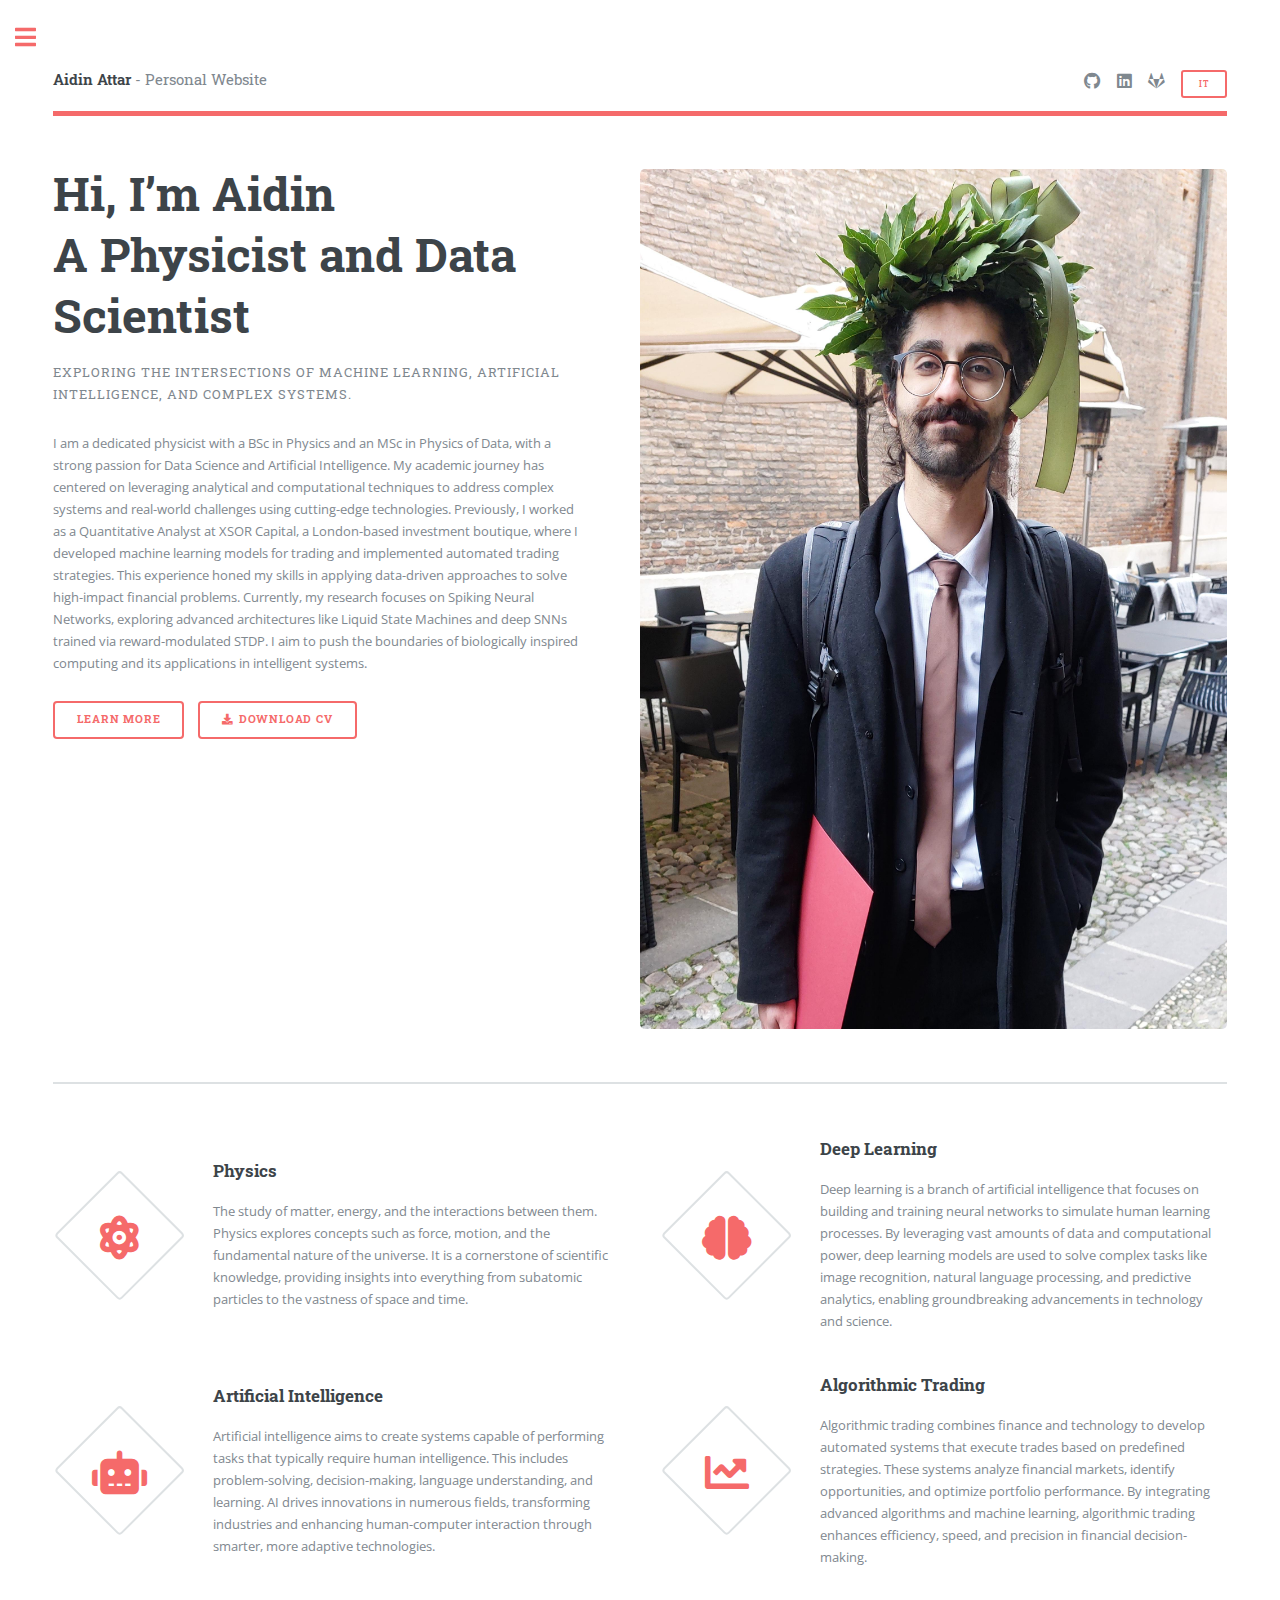
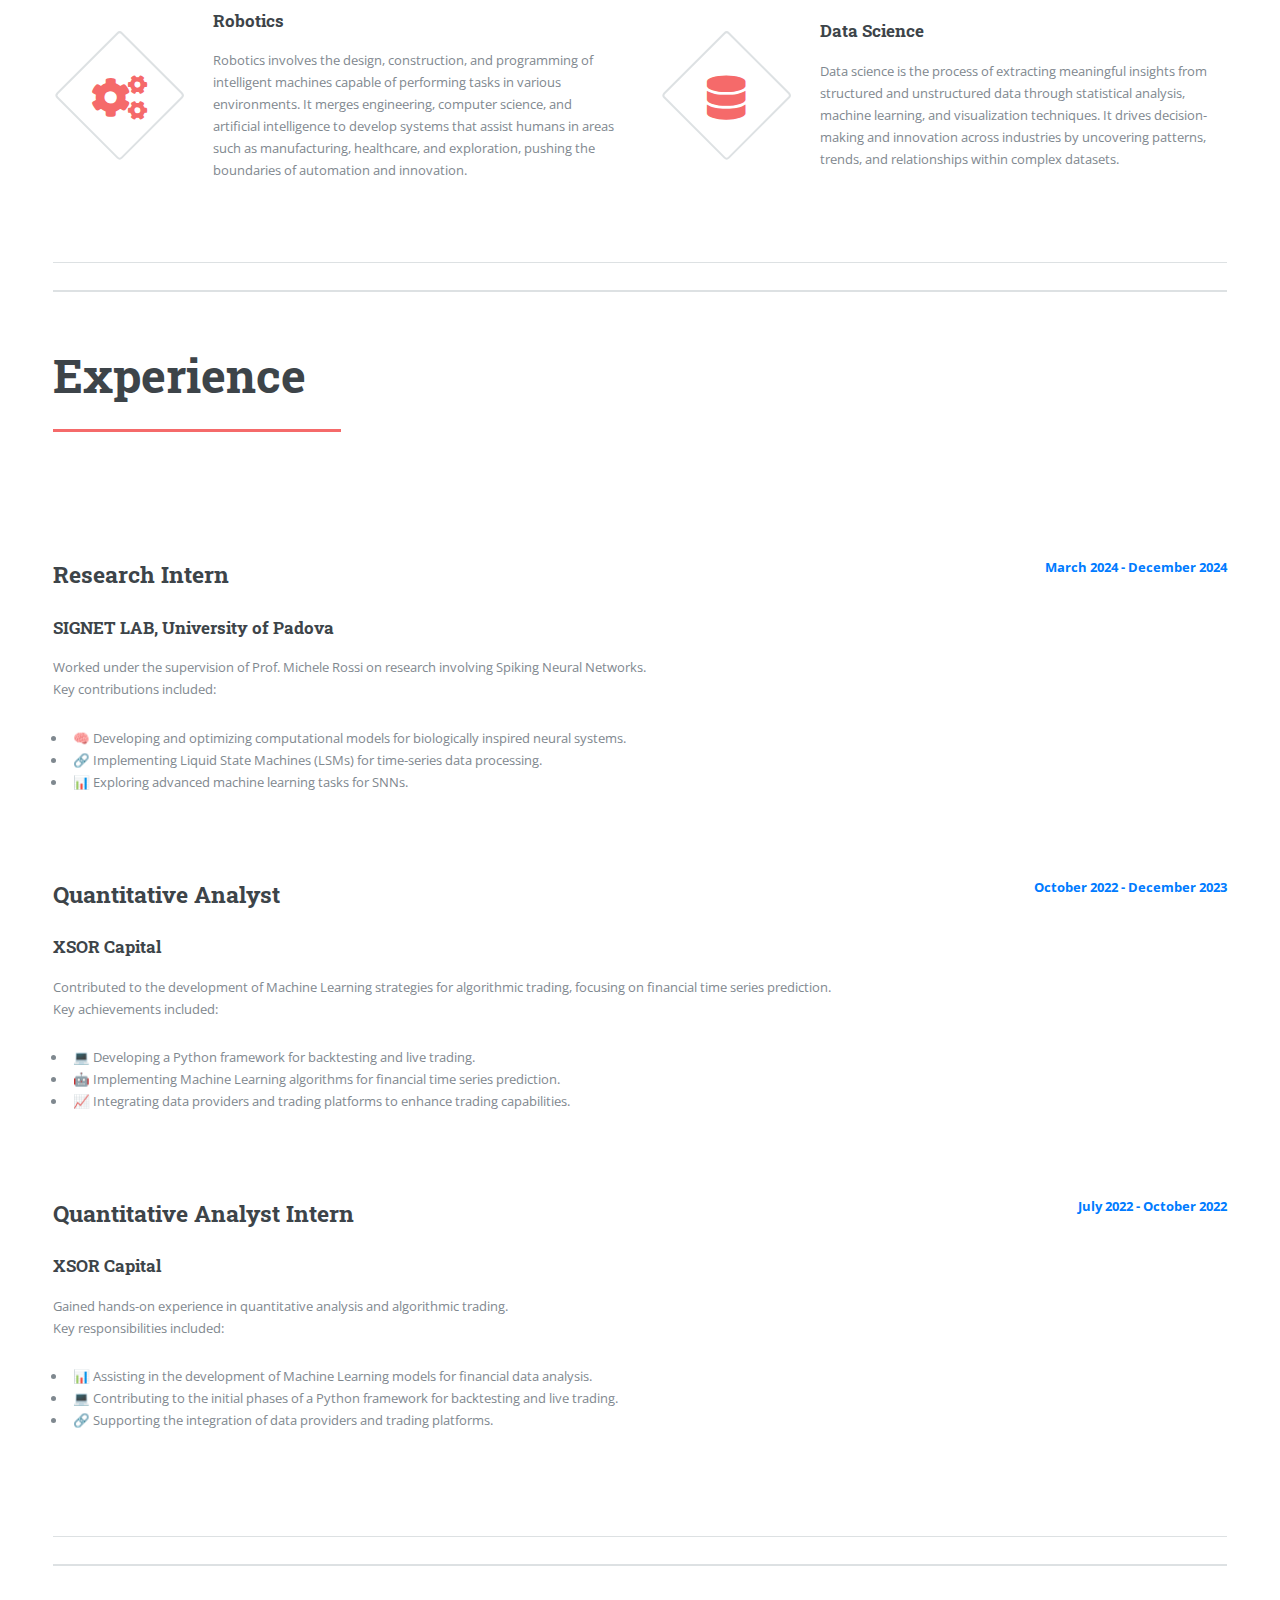
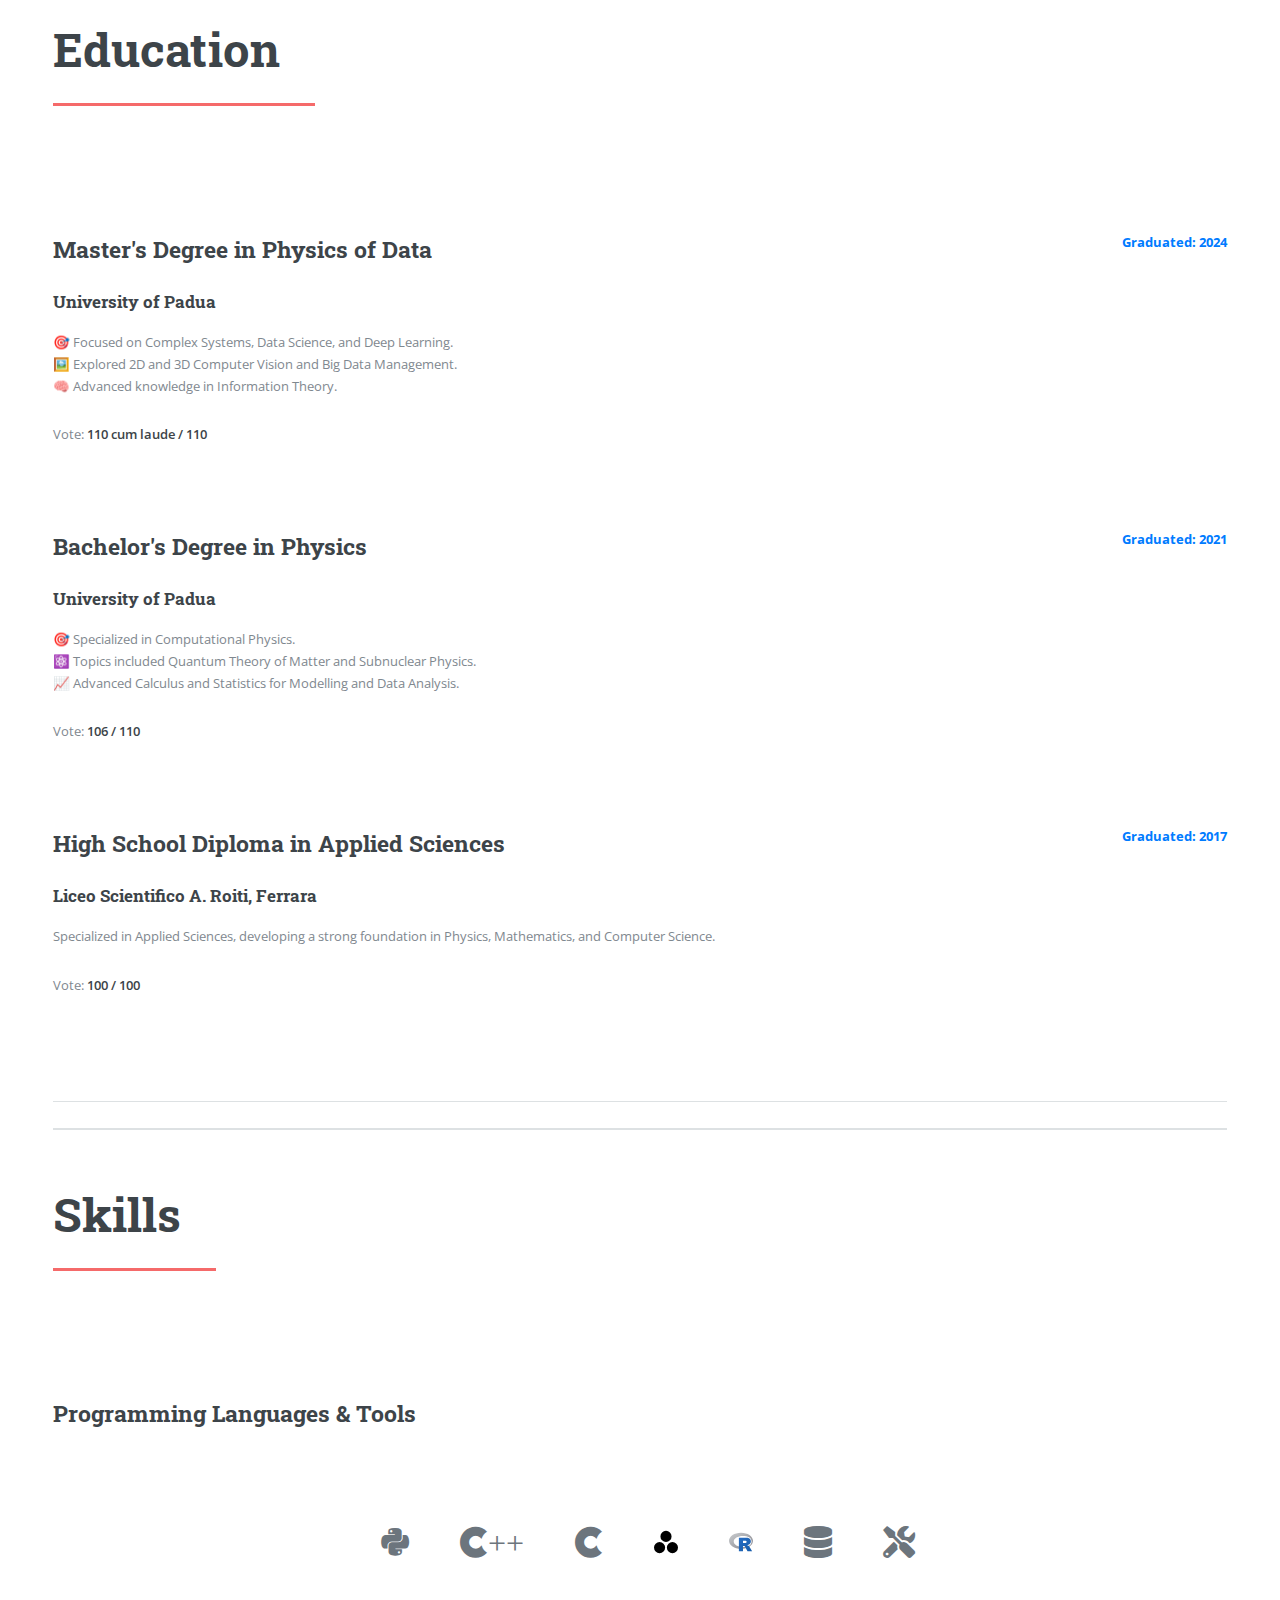
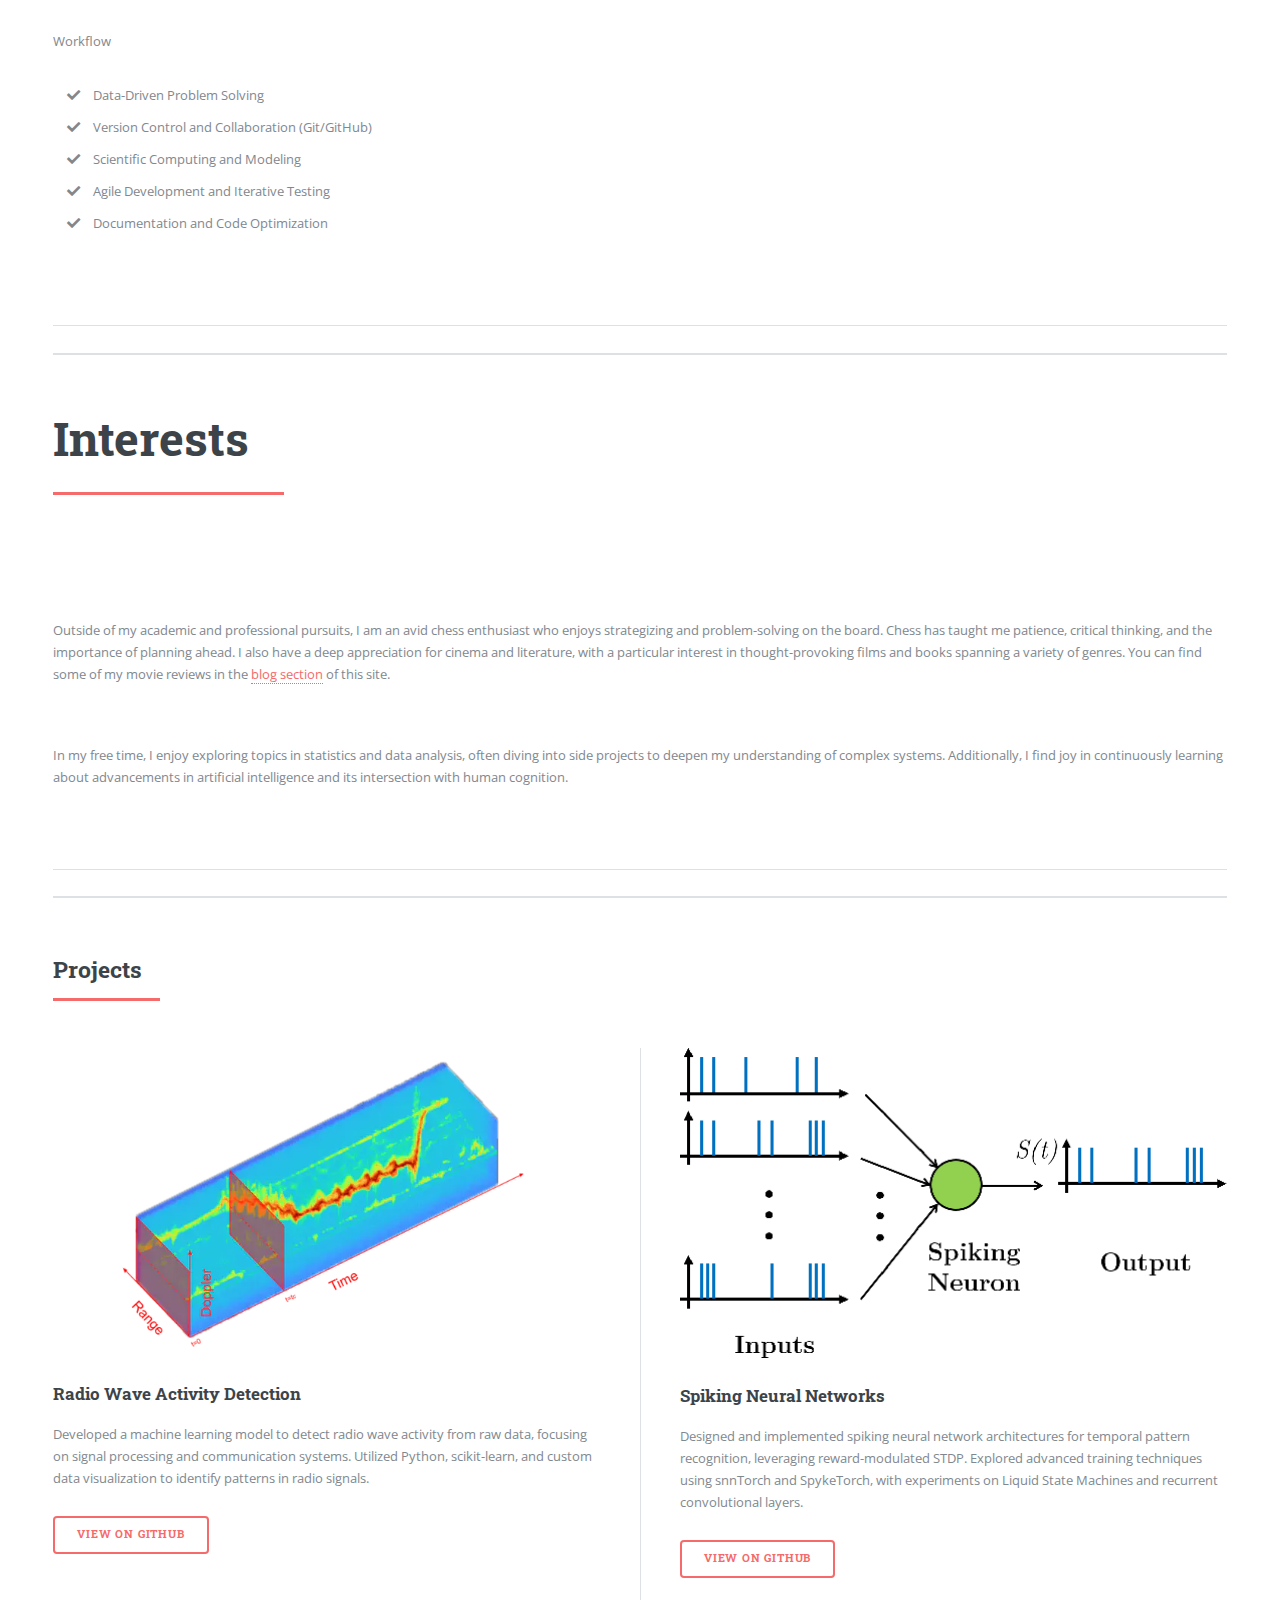
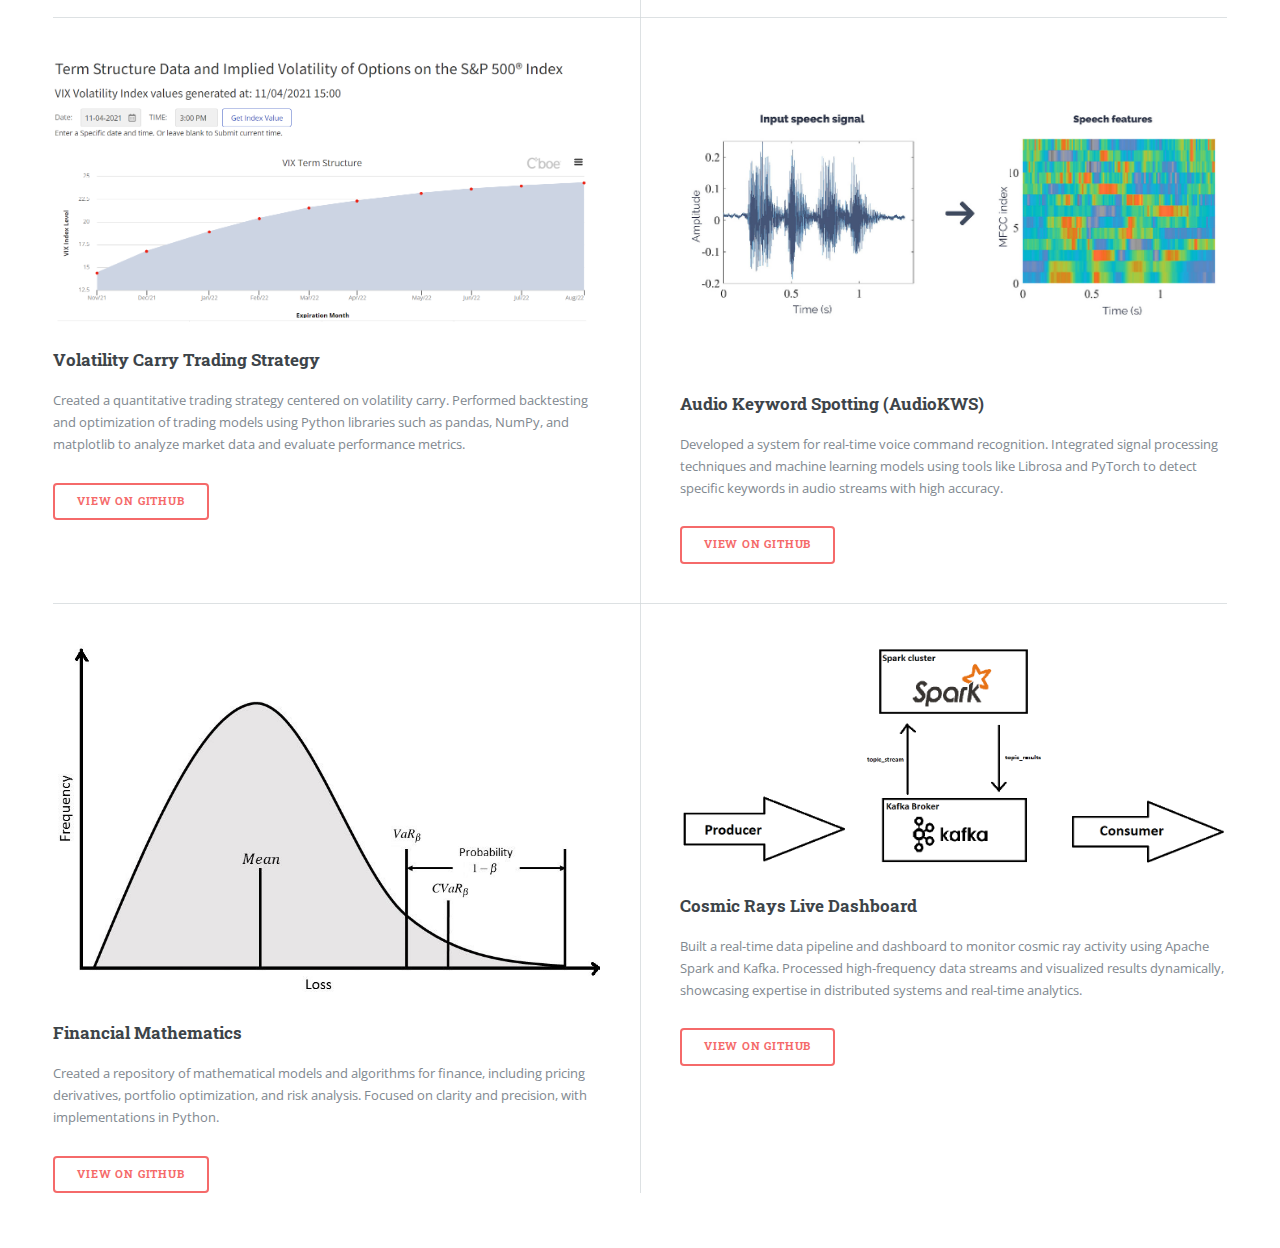
<file: index.html>
<!DOCTYPE HTML>
<!--
	Editorial by HTML5 UP
	html5up.net | @ajlkn
	Free for personal and commercial use under the CCA 3.0 license (html5up.net/license)
-->
<html>

<head>
	<title>Aidin Attar - Personal Website</title>
	<meta charset="utf-8" />
	<meta name="viewport" content="width=device-width, initial-scale=1, user-scalable=no" />
	    
    <!-- Favicon Links -->
    <link rel="icon" type="image/x-icon" href="images/favicon.ico/favicon.ico">
    <link rel="apple-touch-icon" sizes="57x57" href="images/favicon.ico/apple-icon-57x57.png">
    <link rel="apple-touch-icon" sizes="60x60" href="images/favicon.ico/apple-icon-60x60.png">
    <link rel="apple-touch-icon" sizes="72x72" href="images/favicon.ico/apple-icon-72x72.png">
    <link rel="apple-touch-icon" sizes="76x76" href="images/favicon.ico/apple-icon-76x76.png">
    <link rel="apple-touch-icon" sizes="114x114" href="images/favicon.ico/apple-icon-114x114.png">
    <link rel="apple-touch-icon" sizes="120x120" href="images/favicon.ico/apple-icon-120x120.png">
    <link rel="apple-touch-icon" sizes="144x144" href="images/favicon.ico/apple-icon-144x144.png">
    <link rel="apple-touch-icon" sizes="152x152" href="images/favicon.ico/apple-icon-152x152.png">
    <link rel="apple-touch-icon" sizes="180x180" href="images/favicon.ico/apple-icon-180x180.png">
    <link rel="icon" type="image/png" sizes="192x192" href="images/favicon.ico/android-icon-192x192.png">
    <link rel="icon" type="image/png" sizes="96x96" href="images/favicon.ico/favicon-96x96.png">
    <link rel="icon" type="image/png" sizes="32x32" href="images/favicon.ico/favicon-32x32.png">
    <link rel="icon" type="image/png" sizes="16x16" href="images/favicon.ico/favicon-16x16.png">
    <link rel="manifest" href="images/favicon.ico/manifest.json">
    <meta name="msapplication-config" content="images/favicon.ico/browserconfig.xml">
    <meta name="msapplication-TileColor" content="#ffffff">
    <meta name="msapplication-TileImage" content="images/favicon.ico/ms-icon-144x144.png">

	<link rel="stylesheet" href="assets/css/main.css" />
</head>

<body class="is-preload">
	<!-- Wrapper -->
	<div id="wrapper">
		<!-- Main -->
		<div id="main">
			<div class="inner">
				<!-- Header -->
				<header id="header">
					<a href="index.html" class="logo"><strong>Aidin Attar</strong> - Personal Website</a>
					<ul class="icons">
						<li><a href="https://github.com/aidinattar" class="icon brands fa-github"><span
									class="label">GitHub</span></a></li>
						<li><a href="https://linkedin.com/in/aidinattar" class="icon brands fa-linkedin"><span
									class="label">LinkedIn</span></a></li>
						<li><a href="https://gitlab.com/aidinattar" class="icon brands fa-gitlab"><span
									class="label">GitLab</span></a></li>
						<!-- <li><a href="https://twitter.com" class="icon brands fa-twitter"><span class="label">Twitter</span></a></li> -->
						<!-- <li><a href="https://facebook.com" class="icon brands fa-facebook-f"><span class="label">Facebook</span></a></li> -->
						<!-- Language Switch Link -->
						<li><a href="index-it.html" class="button small">IT</a></li>
					</ul>
				</header>
				<!-- Banner -->
				<section id="banner">
					<div class="content">
						<header>
							<h1>Hi, I’m Aidin<br />
								<span class="new-line">A Physicist and Data Scientist</span>
							</h1>
							<p>Exploring the intersections of machine learning, artificial intelligence, and complex
								systems.</p>
						</header>
						<p>I am a dedicated physicist with a BSc in Physics and an MSc in Physics of Data, with a strong
							passion for Data Science and Artificial Intelligence. My academic journey has centered on
							leveraging analytical and computational techniques to address complex systems and real-world
							challenges using cutting-edge technologies.

							Previously, I worked as a Quantitative Analyst at XSOR Capital, a London-based investment
							boutique, where I developed machine learning models for trading and implemented automated
							trading strategies. This experience honed my skills in applying data-driven approaches to
							solve high-impact financial problems.

							Currently, my research focuses on Spiking Neural Networks, exploring advanced architectures
							like Liquid State Machines and deep SNNs trained via reward-modulated STDP. I aim to push
							the boundaries of biologically inspired computing and its applications in intelligent
							systems.</p>
						<ul class="actions">
							<li><a href="#" class="button big">Learn More</a></li>
							<!-- Download CV Button -->
							<li><a href="files/CV_ENG.pdf" class="button big icon solid fa-download" download>Download
									CV</a></li>
						</ul>
					</div>
					<span class="image fit">
						<img src="images/pic10.jpg" alt="" class="image-fit" />
					</span>
				</section>
				<!-- Section -->
				<section id="features">
					<!-- <header class="major">
									<h1>Erat lacinia</h1>
								</header> -->
					<div class="features">
						<article>
							<span class="icon solid fa-atom"></span>
							<div class="content">
								<h3>Physics</h3>
								<p>The study of matter, energy, and the interactions between them. Physics explores
									concepts such as force, motion, and the fundamental nature of the universe. It is a
									cornerstone of scientific knowledge, providing insights into everything from
									subatomic particles to the vastness of space and time.</p>
							</div>
						</article>
						<article>
							<span class="icon solid fa-brain"></span>
							<div class="content">
								<h3>Deep Learning</h3>
								<p>Deep learning is a branch of artificial intelligence that focuses on building and
									training neural networks to simulate human learning processes. By leveraging vast
									amounts of data and computational power, deep learning models are used to solve
									complex tasks like image recognition, natural language processing, and predictive
									analytics, enabling groundbreaking advancements in technology and science.</p>
							</div>
						</article>
						<article>
							<span class="icon solid fa-robot"></span>
							<div class="content">
								<h3>Artificial Intelligence</h3>
								<p>Artificial intelligence aims to create systems capable of performing tasks that
									typically require human intelligence. This includes problem-solving,
									decision-making, language understanding, and learning. AI drives innovations in
									numerous fields, transforming industries and enhancing human-computer interaction
									through smarter, more adaptive technologies.</p>
							</div>
						</article>
						<article>
							<span class="icon solid fa-chart-line"></span>
							<div class="content">
								<h3>Algorithmic Trading</h3>
								<p>Algorithmic trading combines finance and technology to develop automated systems that
									execute trades based on predefined strategies. These systems analyze financial
									markets, identify opportunities, and optimize portfolio performance. By integrating
									advanced algorithms and machine learning, algorithmic trading enhances efficiency,
									speed, and precision in financial decision-making.</p>
							</div>
						</article>
						<article>
							<span class="icon solid fa-cogs"></span>
							<div class="content">
								<h3>Robotics</h3>
								<p>Robotics involves the design, construction, and programming of intelligent machines
									capable of performing tasks in various environments. It merges engineering, computer
									science, and artificial intelligence to develop systems that assist humans in areas
									such as manufacturing, healthcare, and exploration, pushing the boundaries of
									automation and innovation.</p>
							</div>
						</article>
						<article>
							<span class="icon solid fa-database"></span>
							<div class="content">
								<h3>Data Science</h3>
								<p>Data science is the process of extracting meaningful insights from structured and
									unstructured data through statistical analysis, machine learning, and visualization
									techniques. It drives decision-making and innovation across industries by uncovering
									patterns, trends, and relationships within complex datasets.</p>
							</div>
						</article>
					</div>
				</section>
				<!-- Section -->
				<hr class="m-0" />
				<!-- Experience-->
				<section class="resume-section" id="experience">
					<div class="resume-section-content">
						<header class="major">
							<h1>Experience</h1>
						</header>
						<!-- Research Intern -->
						<div class="d-flex flex-column flex-md-row justify-content-between mb-5">
							<div class="flex-grow-1">
								<h2 class="mb-0">Research Intern</h2>
								<h3 class="subheading mb-3">SIGNET LAB, University of Padova</h3>
								<p>Worked under the supervision of Prof. Michele Rossi on research involving Spiking
									Neural Networks.<br />
									Key contributions included:
								<ul>
									<li>🧠 Developing and optimizing computational models for biologically inspired
										neural systems.</li>
									<li>🔗 Implementing Liquid State Machines (LSMs) for time-series data processing.
									</li>
									<li>📊 Exploring advanced machine learning tasks for SNNs.</li>
								</ul>
								</p>
							</div>
							<div class="flex-shrink-0"><span class="text-primary">March 2024 - December 2024</span>
							</div>
						</div>
						<!-- Quant Analyst Role -->
						<div class="d-flex flex-column flex-md-row justify-content-between mb-5">
							<div class="flex-grow-1">
								<h2 class="mb-0">Quantitative Analyst</h2>
								<h3 class="subheading mb-3">XSOR Capital</h3>
								<p>Contributed to the development of Machine Learning strategies for algorithmic
									trading, focusing on financial time series prediction.<br />
									Key achievements included:
								<ul>
									<li>💻 Developing a Python framework for backtesting and live trading.</li>
									<li>🤖 Implementing Machine Learning algorithms for financial time series
										prediction.</li>
									<li>📈 Integrating data providers and trading platforms to enhance trading
										capabilities.</li>
								</ul>
								</p>
							</div>
							<div class="flex-shrink-0"><span class="text-primary">October 2022 - December 2023</span>
							</div>
						</div>
						<!-- Internship at XSOR Capital -->
						<div class="d-flex flex-column flex-md-row justify-content-between mb-5">
							<div class="flex-grow-1">
								<h2 class="mb-0">Quantitative Analyst Intern</h2>
								<h3 class="subheading mb-3">XSOR Capital</h3>
								<p>Gained hands-on experience in quantitative analysis and algorithmic trading.<br />
									Key responsibilities included:
								<ul>
									<li>📊 Assisting in the development of Machine Learning models for financial data
										analysis.</li>
									<li>💻 Contributing to the initial phases of a Python framework for backtesting and
										live trading.</li>
									<li>🔗 Supporting the integration of data providers and trading platforms.</li>
								</ul>
								</p>
							</div>
							<div class="flex-shrink-0"><span class="text-primary">July 2022 - October 2022</span></div>
						</div>
					</div>
				</section>
				<hr class="m-0" />
				<!-- Education -->
				<section class="resume-section" id="education">
					<div class="resume-section-content">
						<header class="major">
							<h1>Education</h1>
						</header>
						<!-- Master's Degree -->
						<div class="d-flex flex-column flex-md-row justify-content-between mb-5">
							<div class="flex-grow-1">
								<h2 class="mb-0">Master's Degree in Physics of Data</h2>
								<h3 class="subheading mb-3">University of Padua</h3>
								<p>
									🎯 Focused on Complex Systems, Data Science, and Deep Learning.<br />
									🖼️ Explored 2D and 3D Computer Vision and Big Data Management.<br />
									🧠 Advanced knowledge in Information Theory.
								</p>
								<p>Vote: <strong>110 cum laude / 110</strong></p>
							</div>
							<div class="flex-shrink-0"><span class="text-primary">Graduated: 2024</span></div>
						</div>
						<!-- Bachelor's Degree -->
						<div class="d-flex flex-column flex-md-row justify-content-between mb-5">
							<div class="flex-grow-1">
								<h2 class="mb-0">Bachelor's Degree in Physics</h2>
								<h3 class="subheading mb-3">University of Padua</h3>
								<p>
									🎯 Specialized in Computational Physics.<br />
									⚛️ Topics included Quantum Theory of Matter and Subnuclear Physics.<br />
									📈 Advanced Calculus and Statistics for Modelling and Data Analysis.
								</p>
								<p>Vote: <strong>106 / 110</strong></p>
							</div>
							<div class="flex-shrink-0"><span class="text-primary">Graduated: 2021</span></div>
						</div>
						<!-- High School -->
						<div class="d-flex flex-column flex-md-row justify-content-between">
							<div class="flex-grow-1">
								<h2 class="mb-0">High School Diploma in Applied Sciences</h2>
								<h3 class="subheading mb-3">Liceo Scientifico A. Roiti, Ferrara</h3>
								<p>
									Specialized in Applied Sciences, developing a strong foundation in Physics,
									Mathematics, and Computer Science.
								</p>
								<p>Vote: <strong>100 / 100</strong></p>
							</div>
							<div class="flex-shrink-0"><span class="text-primary">Graduated: 2017</span></div>
						</div>
					</div>
				</section>
				<hr class="m-0" />
				<!-- Skills-->
				<section class="resume-section" id="skills">
					<div class="resume-section-content">
						<header class="major">
							<h1>Skills</h1>
						</header>
						<h2 class="subheading mb-3">Programming Languages & Tools</h2>
						<ul class="list-inline dev-icons">
							<li class="list-inline-item"><i class="fab fa-python"></i></li>
							<li class="list-inline-item"><i class="fab fa-cuttlefish">++</i>
								<!-- Icon placeholder for C++ --></li>
							<li class="list-inline-item"><i class="fab fa-cuttlefish"></i>
								<!-- Icon placeholder for C --></li>
							<li class="list-inline-item"><img src="images/julia.svg" alt="Julia"
									style="width: 24px; height: 24px;" /></li>
							<li class="list-inline-item"><img src="images/R.svg" alt="R"
									style="width: 24px; height: 24px;" /></li>
							<li class="list-inline-item"><i class="fas fa-database"></i></li>
							<li class="list-inline-item"><i class="fas fa-tools"></i></li>
						</ul>
						<div class="subheading mb-3">Workflow</div>
						<ul class="fa-ul mb-0">
							<li>
								<span class="fa-li"><i class="fas fa-check"></i></span>
								Data-Driven Problem Solving
							</li>
							<li>
								<span class="fa-li"><i class="fas fa-check"></i></span>
								Version Control and Collaboration (Git/GitHub)
							</li>
							<li>
								<span class="fa-li"><i class="fas fa-check"></i></span>
								Scientific Computing and Modeling
							</li>
							<li>
								<span class="fa-li"><i class="fas fa-check"></i></span>
								Agile Development and Iterative Testing
							</li>
							<li>
								<span class="fa-li"><i class="fas fa-check"></i></span>
								Documentation and Code Optimization
							</li>
						</ul>
					</div>
				</section>
				<hr class="m-0" />
				<!-- Interests -->
				<section class="resume-section" id="interests">
					<div class="resume-section-content">
						<header class="major">
							<h1>Interests</h1>
						</header>
						<p>Outside of my academic and professional pursuits, I am an avid chess enthusiast who enjoys
							strategizing and problem-solving on the board. Chess has taught me patience, critical
							thinking, and the importance of planning ahead. I also have a deep appreciation for cinema
							and literature, with a particular interest in thought-provoking films and books spanning a
							variety of genres. You can find some of my movie reviews in the <a href="blog.html">blog
								section</a> of this site.</p>
						<p class="mb-0">In my free time, I enjoy exploring topics in statistics and data analysis, often
							diving into side projects to deepen my understanding of complex systems. Additionally, I
							find joy in continuously learning about advancements in artificial intelligence and its
							intersection with human cognition.</p>
					</div>
				</section>
				<hr class="m-0" />
				<!-- Awards-->
				<!-- <section class="resume-section" id="awards">
								<div class="resume-section-content">
									<header class="major">
										<h1>Awards & Certifications</h1>
									</header>
									<ul class="fa-ul mb-0">
										<li>
											<span class="fa-li"><i class="fas fa-trophy text-warning"></i></span>
											Google Analytics Certified Developer
										</li>
										<li>
											<span class="fa-li"><i class="fas fa-trophy text-warning"></i></span>
											Mobile Web Specialist - Google Certification
										</li>
										<li>
											<span class="fa-li"><i class="fas fa-trophy text-warning"></i></span>
											1
											<sup>st</sup>
											Place - University of Colorado Boulder - Emerging Tech Competition 2009
										</li>
										<li>
											<span class="fa-li"><i class="fas fa-trophy text-warning"></i></span>
											1
											<sup>st</sup>
											Place - University of Colorado Boulder - Adobe Creative Jam 2008 (UI Design Category)
										</li>
										<li>
											<span class="fa-li"><i class="fas fa-trophy text-warning"></i></span>
											2
											<sup>nd</sup>
											Place - University of Colorado Boulder - Emerging Tech Competition 2008
										</li>
										<li>
											<span class="fa-li"><i class="fas fa-trophy text-warning"></i></span>
											1
											<sup>st</sup>
											Place - James Buchanan High School - Hackathon 2006
										</li>
										<li>
											<span class="fa-li"><i class="fas fa-trophy text-warning"></i></span>
											3
											<sup>rd</sup>
											Place - James Buchanan High School - Hackathon 2005
										</li>
									</ul>
								</div> -->
				</section>
				<section>
					<header class="major">
						<h2>Projects</h2>
					</header>
					<div class="posts">
						<article>
							<a href="https://github.com/aidinattar/radio-wave-activity-detection" class="image">
								<img src="images/project1.png" alt="Radio Wave Activity Detection" />
							</a>
							<h3>Radio Wave Activity Detection</h3>
							<p>Developed a machine learning model to detect radio wave activity from raw data, focusing
								on signal processing and communication systems. Utilized Python, scikit-learn, and
								custom data visualization to identify patterns in radio signals.</p>
							<ul class="actions">
								<li><a href="https://github.com/aidinattar/radio-wave-activity-detection"
										class="button">View on GitHub</a></li>
							</ul>
						</article>
						<article>
							<a href="https://github.com/aidinattar/snn" class="image">
								<img src="images/project2.png" alt="Spiking Neural Networks" />
							</a>
							<h3>Spiking Neural Networks</h3>
							<p>Designed and implemented spiking neural network architectures for temporal pattern
								recognition, leveraging reward-modulated STDP. Explored advanced training techniques
								using snnTorch and SpykeTorch, with experiments on Liquid State Machines and recurrent
								convolutional layers.</p>
							<ul class="actions">
								<li><a href="https://github.com/aidinattar/snn" class="button">View on GitHub</a></li>
							</ul>
						</article>
						<article>
							<a href="https://github.com/aidinattar/Volatility-carry-trading-strategy" class="image">
								<img src="images/project3.png" alt="Volatility Carry Trading Strategy" />
							</a>
							<h3>Volatility Carry Trading Strategy</h3>
							<p>Created a quantitative trading strategy centered on volatility carry. Performed
								backtesting and optimization of trading models using Python libraries such as pandas,
								NumPy, and matplotlib to analyze market data and evaluate performance metrics.</p>
							<ul class="actions">
								<li><a href="https://github.com/aidinattar/Volatility-carry-trading-strategy"
										class="button">View on GitHub</a></li>
							</ul>
						</article>
						<article>
							<a href="https://github.com/aidinattar/AudioKWS" class="image">
								<img src="images/project4.jpg" alt="Audio Keyword Spotting" />
							</a>
							<h3>Audio Keyword Spotting (AudioKWS)</h3>
							<p>Developed a system for real-time voice command recognition. Integrated signal processing
								techniques and machine learning models using tools like Librosa and PyTorch to detect
								specific keywords in audio streams with high accuracy.</p>
							<ul class="actions">
								<li><a href="https://github.com/aidinattar/AudioKWS" class="button">View on GitHub</a>
								</li>
							</ul>
						</article>
						<article>
							<a href="https://github.com/aidinattar/Financial-Mathematics" class="image">
								<img src="images/project5.png" alt="Financial Mathematics" />
							</a>
							<h3>Financial Mathematics</h3>
							<p>Created a repository of mathematical models and algorithms for finance, including pricing
								derivatives, portfolio optimization, and risk analysis. Focused on clarity and
								precision, with implementations in Python.</p>
							<ul class="actions">
								<li><a href="https://github.com/aidinattar/Financial-Mathematics" class="button">View on
										GitHub</a></li>
							</ul>
						</article>
						<article>
							<a href="https://github.com/aidinattar/CosmicRays-LiveDashboard--Spark-Kafka" class="image">
								<img src="images/project6.png" alt="Cosmic Rays Live Dashboard" />
							</a>
							<h3>Cosmic Rays Live Dashboard</h3>
							<p>Built a real-time data pipeline and dashboard to monitor cosmic ray activity using Apache
								Spark and Kafka. Processed high-frequency data streams and visualized results
								dynamically, showcasing expertise in distributed systems and real-time analytics.</p>
							<ul class="actions">
								<li><a href="https://github.com/aidinattar/CosmicRays-LiveDashboard--Spark-Kafka"
										class="button">View on GitHub</a></li>
							</ul>
						</article>
					</div>
				</section>
			</div>
		</div>
		<!-- Sidebar -->
		<div id="sidebar">
			<div class="inner">
				<!-- Search -->
				<form method="get" action="search.html">
					<input type="text" name="query" id="query" placeholder="Search" />
				</form>
				<!-- <section id="search" class="alt">
					<form method="post" action="#">
						<input type="text" name="query" id="query" placeholder="Search" />
					</form>
				</section> -->
				<!-- Menu -->
				<nav id="menu">
					<header class="major">
						<h2>Menu</h2>
					</header>
					<ul>
						<li>
							<span class="opener"><a href="index.html">Homepage</a></span>
							<ul>
								<li><a href="#banner">Introduction</a></li>
								<li><a href="#features">Features</a></li>
								<li><a href="#experience">Experience</a></li>
								<li><a href="#education">Education</a></li>
								<li><a href="#skills">Skills</a></li>
								<li><a href="#interests">Interests</a></li>
								<!-- <li><a href="#awards">Awards</a></li> -->
							</ul>
						</li>
						<li><a href="projects.html">Projects</a></li>
						<li><a href="blog.html">Blog</a></li>
						<li><a href="contacts.html">Contacts</a></li>
						<!-- <li>
										<span class="opener">Submenu</span>
										<ul>
											<li><a href="#">Lorem Dolor</a></li>
											<li><a href="#">Ipsum Adipiscing</a></li>
											<li><a href="#">Tempus Magna</a></li>
											<li><a href="#">Feugiat Veroeros</a></li>
										</ul>
									</li>
									<li><a href="#">Etiam Dolore</a></li>
									<li><a href="#">Adipiscing</a></li>
									<li>
										<span class="opener">Another Submenu</span>
										<ul>
											<li><a href="#">Lorem Dolor</a></li>
											<li><a href="#">Ipsum Adipiscing</a></li>
											<li><a href="#">Tempus Magna</a></li>
											<li><a href="#">Feugiat Veroeros</a></li>
										</ul>
									</li>
									<li><a href="#">Maximus Erat</a></li>
									<li><a href="#">Sapien Mauris</a></li>
									<li><a href="#">Amet Lacinia</a></li> -->
					</ul>
				</nav>
				<section>
					<header class="major">
						<h2>Latest Highlights</h2>
					</header>
					<div class="mini-posts">
						<article>
							<a href="https://github.com/aidinattar/snn" class="image">
								<img src="images/project2.png" alt="Spiking Neural Networks" />
							</a>
							<p>Exploring Spiking Neural Networks for temporal pattern recognition, using biologically
								inspired architectures and advanced training techniques.</p>
						</article>
						<article>
							<a href="https://github.com/aidinattar/info-bottleneck" class="image">
								<img src="images/info-bottleneck.png" alt="Information Bottleneck" />
							</a>
							<p>Investigated the Information Bottleneck method for analyzing trade-offs between
								representation compression and prediction accuracy in machine learning models.</p>
						</article>
						<article>
							<a href="https://github.com/aidinattar/VehicularNetworks_GT" class="image">
								<img src="images/vehicular-networks.png" alt="Vehicular Networks" />
							</a>
							<p>Developed simulations and models for vehicular networks using game theory to optimize
								communication and resource allocation strategies.</p>
						</article>
						<article>
							<a href="https://github.com/aidinattar/CSRNet-pytorch" class="image">
								<img src="images/csrnet.jpeg" alt="CSRNet for Crowd Counting" />
							</a>
							<p>Implemented CSRNet in PyTorch for crowd counting tasks, focusing on high-density
								population datasets and improving model accuracy and scalability.</p>
						</article>
					</div>
					<ul class="actions">
						<li><a href="#projects" class="button">See More Projects</a></li>
					</ul>
				</section>
				<!-- Section -->
				<section>
					<header class="major">
						<h2>Get in touch</h2>
					</header>
					<p>If you’d like to connect, discuss collaborations, or have questions about my projects and
						research, feel free to reach out. I’m always open to interesting opportunities and conversations
						in the field of data science, artificial intelligence, and computational physics.</p>
					<ul class="contact">
						<li class="icon solid fa-envelope"><a
								href="mailto:attaraidin@gmail.com">attaraidin@gmail.com</a></li>
						<!-- <li class="icon solid fa-phone">(+39) 456-7890</li> -->
						<li class="icon solid fa-home">Ferrara, Italy<br /></li>
					</ul>
					<!-- Download CV Button -->
					<ul class="actions">
						<li><a href="files/CV_ENG.pdf" class="button icon solid fa-download" download>Download CV</a>
						</li>
					</ul>

					<!-- <li class="icon solid fa-linkedin"><a href="https://www.linkedin.com/in/aidinattar">linkedin.com/in/aidinattar</a></li> -->
					<!-- <li class="icon solid fa-github"><a href="https://github.com/aidinattar">github.com/aidinattar</a></li> -->
					</ul>
					<p>If you'd like to get in touch, feel free to <a href="contacts.html">use my contact form</a>.</p>

				</section>
				<!-- Footer -->
				<footer id="footer">
					<p class="copyright">
						&copy; 2024 Aidin Attar. All rights reserved. Images: <a
							href="https://unsplash.com">Unsplash</a>.
						Design: <a href="https://html5up.net">HTML5 UP</a>. Built with ❤️ by <a
							href="https://github.com/aidinattar">Aidin Attar</a>.
					</p>
				</footer>
			</div>
		</div>
	</div>

	<!-- Scripts -->
	<script src="assets/js/jquery.min.js"></script>
	<script src="assets/js/browser.min.js"></script>
	<script src="assets/js/breakpoints.min.js"></script>
	<script src="assets/js/util.js"></script>
	<script src="assets/js/main.js"></script>

</body>

</html>
</file>
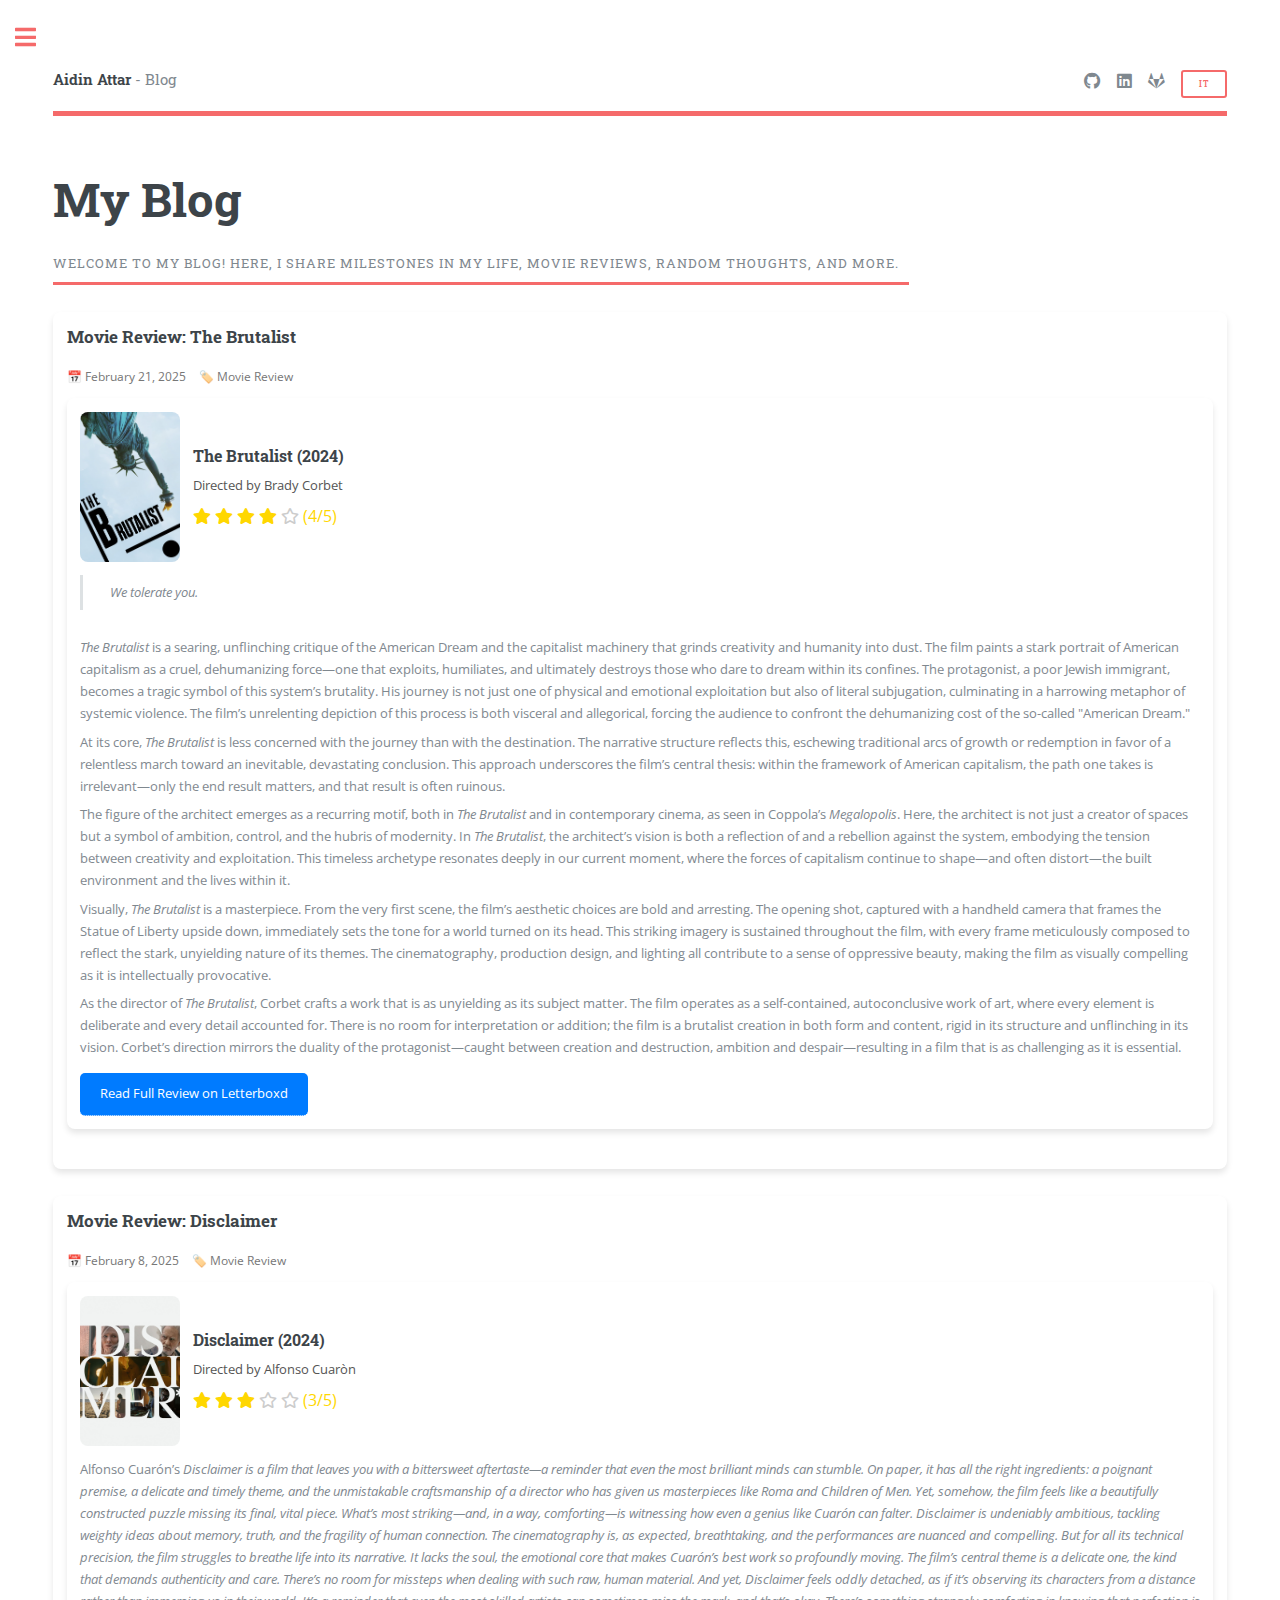
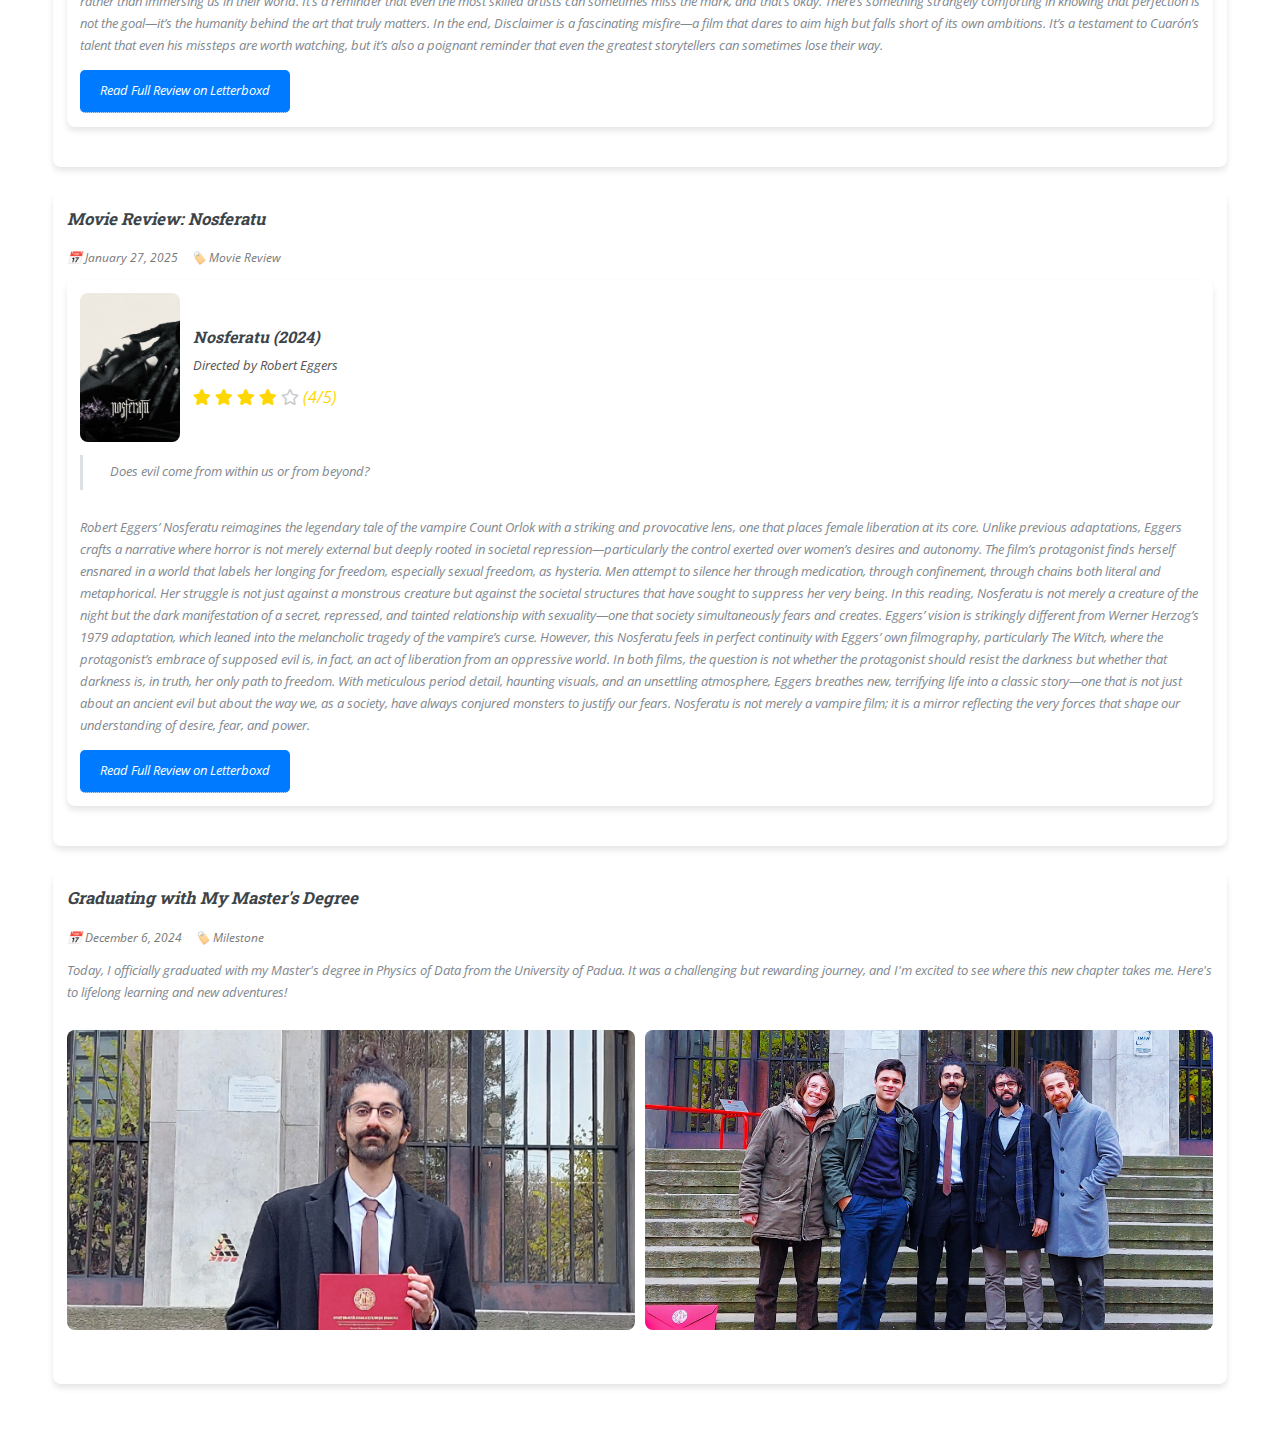
<file: blog.html>
<!DOCTYPE html>
<html>

<head>
    <title>Blog - Aidin Attar</title>
    <meta charset="utf-8">
    <meta name="viewport" content="width=device-width, initial-scale=1, user-scalable=no">

    <!-- Favicon Links -->
    <link rel="icon" type="image/x-icon" href="images/favicon.ico/favicon.ico">
    <link rel="apple-touch-icon" sizes="57x57" href="images/favicon.ico/apple-icon-57x57.png">
    <link rel="apple-touch-icon" sizes="60x60" href="images/favicon.ico/apple-icon-60x60.png">
    <link rel="apple-touch-icon" sizes="72x72" href="images/favicon.ico/apple-icon-72x72.png">
    <link rel="apple-touch-icon" sizes="76x76" href="images/favicon.ico/apple-icon-76x76.png">
    <link rel="apple-touch-icon" sizes="114x114" href="images/favicon.ico/apple-icon-114x114.png">
    <link rel="apple-touch-icon" sizes="120x120" href="images/favicon.ico/apple-icon-120x120.png">
    <link rel="apple-touch-icon" sizes="144x144" href="images/favicon.ico/apple-icon-144x144.png">
    <link rel="apple-touch-icon" sizes="152x152" href="images/favicon.ico/apple-icon-152x152.png">
    <link rel="apple-touch-icon" sizes="180x180" href="images/favicon.ico/apple-icon-180x180.png">
    <link rel="icon" type="image/png" sizes="192x192" href="images/favicon.ico/android-icon-192x192.png">
    <link rel="icon" type="image/png" sizes="96x96" href="images/favicon.ico/favicon-96x96.png">
    <link rel="icon" type="image/png" sizes="32x32" href="images/favicon.ico/favicon-32x32.png">
    <link rel="icon" type="image/png" sizes="16x16" href="images/favicon.ico/favicon-16x16.png">
    <link rel="manifest" href="images/favicon.ico/manifest.json">
    <meta name="msapplication-config" content="images/favicon.ico/browserconfig.xml">
    <meta name="msapplication-TileColor" content="#ffffff">
    <meta name="msapplication-TileImage" content="images/favicon.ico/ms-icon-144x144.png">

    <link rel="stylesheet" href="assets/css/main.css" />
    <style>
        /* Custom styles for the blog page */
        .blog-post {
            margin-bottom: 2em;
            padding: 1em;
            background: #fff;
            border-radius: 8px;
            box-shadow: 0 4px 6px rgba(0, 0, 0, 0.1);
        }

        .blog-post h3 {
            margin-top: 0;
        }

        .blog-post .meta {
            font-size: 0.9em;
            color: #777;
            margin-bottom: 1em;
        }

        .blog-post .meta span {
            margin-right: 10px;
        }
    </style>
</head>

<body class="is-preload">
    <!-- Wrapper -->
    <div id="wrapper">
        <!-- Main -->
        <div id="main">
            <div class="inner">
                <!-- Header -->
                <header id="header">
                    <a href="index.html" class="logo"><strong>Aidin Attar</strong> - Blog</a>
                    <ul class="icons">
                        <li><a href="https://github.com/aidinattar" class="icon brands fa-github"><span
                                    class="label">GitHub</span></a></li>
                        <li><a href="https://linkedin.com/in/aidinattar" class="icon brands fa-linkedin"><span
                                    class="label">LinkedIn</span></a></li>
                        <li><a href="https://gitlab.com/aidinattar" class="icon brands fa-gitlab"><span
                                    class="label">GitLab</span></a></li>
                        <!-- <li><a href="https://twitter.com" class="icon brands fa-twitter"><span class="label">Twitter</span></a></li> -->
                        <!-- <li><a href="https://facebook.com" class="icon brands fa-facebook-f"><span class="label">Facebook</span></a></li> -->
                        <!-- Language Switch Link -->
                        <li><a href="blog.html" class="button small">IT</a></li>
                    </ul>
                </header>

                <!-- Blog Content -->
                <section>
                    <header class="major">
                        <h1>My Blog</h1>
                        <p>Welcome to my blog! Here, I share milestones in my life, movie reviews, random thoughts, and
                            more.</p>
                    </header>

                    <div class="blog-post">
                        <h3>Movie Review: The Brutalist</h3>
                        <div class="meta">
                            <span>📅 February 21, 2025</span>
                            <span>🏷️ Movie Review</span>
                        </div>
                        <!-- Custom Letterboxd-Like Review -->
                        <div class="letterboxd-review">
                            <div class="review-header">
                                <img src="images/poster-brutalist.jpg" alt="The Brutalist Poster"
                                    class="movie-poster" />
                                <div class="review-details">
                                    <h4>The Brutalist (2024)</h4>
                                    <p>Directed by Brady Corbet</p>
                                    <div class="star-rating">
                                        <i class="fas fa-star"></i> <!-- Filled star -->
                                        <i class="fas fa-star"></i> <!-- Filled star -->
                                        <i class="fas fa-star"></i> <!-- Filled star -->
                                        <i class="fas fa-star"></i> <!-- Filled star -->
                                        <i class="far fa-star"></i> <!-- Empty star -->
                                        <span>(4/5)</span>
                                    </div>
                                </div>
                            </div>
                            <div class="review-content">
                                <blockquote>
                                    We tolerate you.
                                </blockquote>
                                <p>
                                    <em>The Brutalist</em> is a searing, unflinching critique of the American Dream and
                                    the capitalist machinery that grinds creativity and humanity into dust. The film
                                    paints a stark portrait of American capitalism as a cruel, dehumanizing force—one
                                    that exploits, humiliates, and ultimately destroys those who dare to dream within
                                    its confines. The protagonist, a poor Jewish immigrant, becomes a tragic symbol of
                                    this system’s brutality. His journey is not just one of physical and emotional
                                    exploitation but also of literal subjugation, culminating in a harrowing metaphor of
                                    systemic violence. The film’s unrelenting depiction of this process is both visceral
                                    and allegorical, forcing the audience to confront the dehumanizing cost of the
                                    so-called "American Dream."
                                </p>

                                <p>
                                    At its core, <em>The Brutalist</em> is less concerned with the journey than with the
                                    destination. The narrative structure reflects this, eschewing traditional arcs of
                                    growth or redemption in favor of a relentless march toward an inevitable,
                                    devastating conclusion. This approach underscores the film’s central thesis: within
                                    the framework of American capitalism, the path one takes is irrelevant—only the end
                                    result matters, and that result is often ruinous.
                                </p>

                                <p>
                                    The figure of the architect emerges as a recurring motif, both in <em>The
                                        Brutalist</em> and in contemporary cinema, as seen in Coppola’s
                                    <em>Megalopolis</em>. Here, the architect is not just a creator of spaces but a
                                    symbol of ambition, control, and the hubris of modernity. In <em>The Brutalist</em>,
                                    the architect’s vision is both a reflection of and a rebellion against the system,
                                    embodying the tension between creativity and exploitation. This timeless archetype
                                    resonates deeply in our current moment, where the forces of capitalism continue to
                                    shape—and often distort—the built environment and the lives within it.
                                </p>

                                <p>
                                    Visually, <em>The Brutalist</em> is a masterpiece. From the very first scene, the
                                    film’s aesthetic choices are bold and arresting. The opening shot, captured with a
                                    handheld camera that frames the Statue of Liberty upside down, immediately sets the
                                    tone for a world turned on its head. This striking imagery is sustained throughout
                                    the film, with every frame meticulously composed to reflect the stark, unyielding
                                    nature of its themes. The cinematography, production design, and lighting all
                                    contribute to a sense of oppressive beauty, making the film as visually compelling
                                    as it is intellectually provocative.
                                </p>

                                <p>
                                    As the director of <em>The Brutalist</em>, Corbet crafts a work that is as
                                    unyielding as its subject matter. The film operates as a self-contained,
                                    autoconclusive work of art, where every element is deliberate and every detail
                                    accounted for. There is no room for interpretation or addition; the film is a
                                    brutalist creation in both form and content, rigid in its structure and unflinching
                                    in its vision. Corbet’s direction mirrors the duality of the protagonist—caught
                                    between creation and destruction, ambition and despair—resulting in a film that is
                                    as challenging as it is essential.
                                </p>
                            </div>
                            <a href="https://boxd.it/8UuZcP" class="button-letterboxd" target="_blank">Read Full Review
                                on Letterboxd</a>
                        </div>
                    </div>
                    <div class="blog-post">
                        <h3>Movie Review: Disclaimer</h3>
                        <div class="meta">
                            <span>📅 February 8, 2025</span>
                            <span>🏷️ Movie Review</span>
                        </div>
                        <!-- Custom Letterboxd-Like Review -->
                        <div class="letterboxd-review">
                            <div class="review-header">
                                <img src="images/poster-disclaimer.jpg" alt="Disclaimer Poster" class="movie-poster" />
                                <div class="review-details">
                                    <h4>Disclaimer (2024)</h4>
                                    <p>Directed by Alfonso Cuaròn</p>
                                    <div class="star-rating">
                                        <i class="fas fa-star"></i> <!-- Filled star -->
                                        <i class="fas fa-star"></i> <!-- Filled star -->
                                        <i class="fas fa-star"></i> <!-- Filled star -->
                                        <i class="far fa-star"></i> <!-- Filled star -->
                                        <i class="far fa-star"></i> <!-- Empty star -->
                                        <span>(3/5)</span>
                                    </div>
                                </div>
                            </div>
                            <div class="review-content">
                                Alfonso Cuarón’s <i>Disclaimer<i> is a film that leaves you with a bittersweet
                                        aftertaste—a reminder that even the most brilliant minds can stumble. On paper,
                                        it has all the right ingredients: a poignant premise, a delicate and timely
                                        theme, and the unmistakable craftsmanship of a director who has given us
                                        masterpieces like <i>Roma<i> and <i>Children of Men<i>. Yet, somehow, the film
                                                        feels like a beautifully constructed puzzle missing its final,
                                                        vital piece.

                                                        What’s most striking—and, in a way, comforting—is witnessing how
                                                        even a genius like Cuarón can falter. <i>Disclaimer<i> is
                                                                undeniably ambitious, tackling weighty ideas about
                                                                memory, truth, and the fragility of human connection.
                                                                The cinematography is, as expected, breathtaking, and
                                                                the performances are nuanced and compelling. But for all
                                                                its technical precision, the film struggles to breathe
                                                                life into its narrative. It lacks the soul, the
                                                                emotional core that makes Cuarón’s best work so
                                                                profoundly moving.

                                                                The film’s central theme is a delicate one, the kind
                                                                that demands authenticity and care. There’s no room for
                                                                missteps when dealing with such raw, human material. And
                                                                yet, <i>Disclaimer<i> feels oddly detached, as if it’s
                                                                        observing its characters from a distance rather
                                                                        than immersing us in their world. It’s a
                                                                        reminder that even the most skilled artists can
                                                                        sometimes miss the mark, and that’s okay.
                                                                        There’s something strangely comforting in
                                                                        knowing that perfection is not the goal—it’s the
                                                                        humanity behind the art that truly matters.

                                                                        In the end, <i>Disclaimer<i> is a fascinating
                                                                                misfire—a film that dares to aim high
                                                                                but falls short of its own ambitions.
                                                                                It’s a testament to Cuarón’s talent that
                                                                                even his missteps are worth watching,
                                                                                but it’s also a poignant reminder that
                                                                                even the greatest storytellers can
                                                                                sometimes lose their way.
                            </div>
                            <a href="https://boxd.it/8M9c6p" class="button-letterboxd" target="_blank">Read Full Review
                                on Letterboxd</a>
                        </div>
                    </div>
                    <div class="blog-post">
                        <h3>Movie Review: Nosferatu </h3>
                        <div class="meta">
                            <span>📅 January 27, 2025</span>
                            <span>🏷️ Movie Review</span>
                        </div>
                        <!-- Custom Letterboxd-Like Review -->
                        <div class="letterboxd-review">
                            <div class="review-header">
                                <img src="images/poster-nosferatu.jpg" alt="Nosferatu Poster" class="movie-poster" />
                                <div class="review-details">
                                    <h4>Nosferatu (2024)</h4>
                                    <p>Directed by Robert Eggers</p>
                                    <div class="star-rating">
                                        <i class="fas fa-star"></i> <!-- Filled star -->
                                        <i class="fas fa-star"></i> <!-- Filled star -->
                                        <i class="fas fa-star"></i> <!-- Filled star -->
                                        <i class="fas fa-star"></i> <!-- Filled star -->
                                        <i class="far fa-star"></i> <!-- Empty star -->
                                        <span>(4/5)</span>
                                    </div>
                                </div>
                            </div>
                            <div class="review-content">
                                <blockquote>Does evil come from within us or from beyond?</blockquote>
                                Robert Eggers’ Nosferatu reimagines the legendary tale of the vampire Count Orlok with a
                                striking and provocative lens, one that places female liberation at its core. Unlike
                                previous adaptations, Eggers crafts a narrative where horror is not merely external but
                                deeply rooted in societal repression—particularly the control exerted over women’s
                                desires and autonomy.

                                The film’s protagonist finds herself ensnared in a world that labels her longing for
                                freedom, especially sexual freedom, as hysteria. Men attempt to silence her through
                                medication, through confinement, through chains both literal and metaphorical. Her
                                struggle is not just against a monstrous creature but against the societal structures
                                that have sought to suppress her very being. In this reading, Nosferatu is not merely a
                                creature of the night but the dark manifestation of a secret, repressed, and tainted
                                relationship with sexuality—one that society simultaneously fears and creates.

                                Eggers’ vision is strikingly different from Werner Herzog’s 1979 adaptation, which
                                leaned into the melancholic tragedy of the vampire’s curse. However, this Nosferatu
                                feels in perfect continuity with Eggers’ own filmography, particularly The Witch, where
                                the protagonist’s embrace of supposed evil is, in fact, an act of liberation from an
                                oppressive world. In both films, the question is not whether the protagonist should
                                resist the darkness but whether that darkness is, in truth, her only path to freedom.

                                With meticulous period detail, haunting visuals, and an unsettling atmosphere, Eggers
                                breathes new, terrifying life into a classic story—one that is not just about an ancient
                                evil but about the way we, as a society, have always conjured monsters to justify our
                                fears. Nosferatu is not merely a vampire film; it is a mirror reflecting the very forces
                                that shape our understanding of desire, fear, and power.
                            </div>
                            <a href="https://boxd.it/8DUko5" class="button-letterboxd" target="_blank">Read Full Review
                                on Letterboxd</a>
                        </div>
                    </div>


                    <!-- Blog Post 1: Milestone -->
                    <!-- <div class="blog-post">
                        <h3>Graduating with My Master's Degree</h3>
                        <div class="meta">
                            <span>📅 December 6, 2024</span>
                            <span>🏷️ Milestone</span>
                        </div>
                        <p></p>
                    </div> -->

                    <div class="blog-post">
                        <h3>Graduating with My Master's Degree</h3>
                        <div class="meta">
                            <span>📅 December 6, 2024</span>
                            <span>🏷️ Milestone</span>
                        </div>
                        <p>Today, I officially graduated with my Master's degree in Physics of Data from the University
                            of Padua. It was a challenging but rewarding journey, and I'm excited to see where this new
                            chapter takes me. Here's to lifelong learning and new adventures!</p>
                        <!-- Image Container -->
                        <div class="image-container">
                            <img src="images/graduation-1.JPG" alt="Graduation Photo 1" class="image fit top-align" />
                            <img src="images/graduation-3.JPG" alt="Graduation Photo 2"
                                class="image fit custom-align" />
                        </div>
                    </div>
                </section>
            </div>
        </div>

        <!-- Sidebar -->
        <div id="sidebar">
            <div class="inner">
                <!-- Search -->

                <form method="get" action="search.html">
                    <input type="text" name="query" id="query" placeholder="Search" />
                </form>
                <!-- <section id="search" class="alt">
					<form method="post" action="#">
						<input type="text" name="query" id="query" placeholder="Search" />
					</form>
				</section> --> <!-- Menu -->
                <nav id="menu">
                    <header class="major">
                        <h2>Menu</h2>
                    </header>
                    <ul>
                        <li>
                            <span class="opener"><a href="index.html">Homepage</a></span>
                            <ul>
                                <li><a href="index.html#banner">Introduction</a></li>
                                <li><a href="index.html#features">Features</a></li>
                                <li><a href="index.html#experience">Experience</a></li>
                                <li><a href="index.html#education">Education</a></li>
                                <li><a href="index.html#skills">Skills</a></li>
                                <li><a href="index.html#interests">Interests</a></li>
                                <!-- <li><a href="#awards">Awards</a></li> -->
                            </ul>
                        </li>
                        <li><a href="projects.html">Projects</a></li>
                        <li><a href="blog.html">Blog</a></li>
                        <li><a href="contacts.html">Contacts</a></li>
                    </ul>
                </nav>
                <section>
                    <header class="major">
                        <h2>Latest Highlights</h2>
                    </header>
                    <div class="mini-posts">
                        <article>
                            <a href="https://github.com/aidinattar/snn" class="image">
                                <img src="images/project2.png" alt="Spiking Neural Networks" />
                            </a>
                            <p>Exploring Spiking Neural Networks for temporal pattern recognition, using biologically
                                inspired architectures and advanced training techniques.</p>
                        </article>
                        <article>
                            <a href="https://github.com/aidinattar/info-bottleneck" class="image">
                                <img src="images/info-bottleneck.png" alt="Information Bottleneck" />
                            </a>
                            <p>Investigated the Information Bottleneck method for analyzing trade-offs between
                                representation compression and prediction accuracy in machine learning models.</p>
                        </article>
                        <article>
                            <a href="https://github.com/aidinattar/VehicularNetworks_GT" class="image">
                                <img src="images/vehicular-networks.png" alt="Vehicular Networks" />
                            </a>
                            <p>Developed simulations and models for vehicular networks using game theory to optimize
                                communication and resource allocation strategies.</p>
                        </article>
                        <article>
                            <a href="https://github.com/aidinattar/CSRNet-pytorch" class="image">
                                <img src="images/csrnet.jpeg" alt="CSRNet for Crowd Counting" />
                            </a>
                            <p>Implemented CSRNet in PyTorch for crowd counting tasks, focusing on high-density
                                population datasets and improving model accuracy and scalability.</p>
                        </article>
                    </div>
                    <ul class="actions">
                        <li><a href="#projects" class="button">See More Projects</a></li>
                    </ul>
                </section>
                <!-- Section -->
                <section>
                    <header class="major">
                        <h2>Get in touch</h2>
                    </header>
                    <p>If you’d like to connect, discuss collaborations, or have questions about my projects and
                        research, feel free to reach out. I’m always open to interesting opportunities and conversations
                        in the field of data science, artificial intelligence, and computational physics.</p>
                    <ul class="contact">
                        <li class="icon solid fa-envelope"><a
                                href="mailto:attaraidin@gmail.com">attaraidin@gmail.com</a></li>
                        <!-- <li class="icon solid fa-phone">(+39) 456-7890</li> -->
                        <li class="icon solid fa-home">Ferrara, Italy<br /></li>
                    </ul>
                    <!-- Download CV Button -->
                    <ul class="actions">
                        <li><a href="files/CV_ENG.pdf" class="button icon solid fa-download" download>Download CV</a>
                        </li>
                    </ul>

                    <!-- <li class="icon solid fa-linkedin"><a href="https://www.linkedin.com/in/aidinattar">linkedin.com/in/aidinattar</a></li> -->
                    <!-- <li class="icon solid fa-github"><a href="https://github.com/aidinattar">github.com/aidinattar</a></li> -->
                    </ul>
                    <p>If you'd like to get in touch, feel free to <a href="contacts.html">use my contact form</a>.</p>

                </section>
                <!-- Footer -->
                <footer id="footer">
                    <p class="copyright">
                        &copy; 2024 Aidin Attar. All rights reserved. Images: <a
                            href="https://unsplash.com">Unsplash</a>.
                        Design: <a href="https://html5up.net">HTML5 UP</a>. Built with ❤️ by <a
                            href="https://github.com/aidinattar">Aidin Attar</a>.
                    </p>
                </footer>
            </div>
        </div>
    </div>

    <!-- Scripts -->
    <script src="assets/js/jquery.min.js"></script>
    <script src="assets/js/browser.min.js"></script>
    <script src="assets/js/breakpoints.min.js"></script>
    <script src="assets/js/util.js"></script>
    <script src="assets/js/main.js"></script>
</body>

</html>
</file>
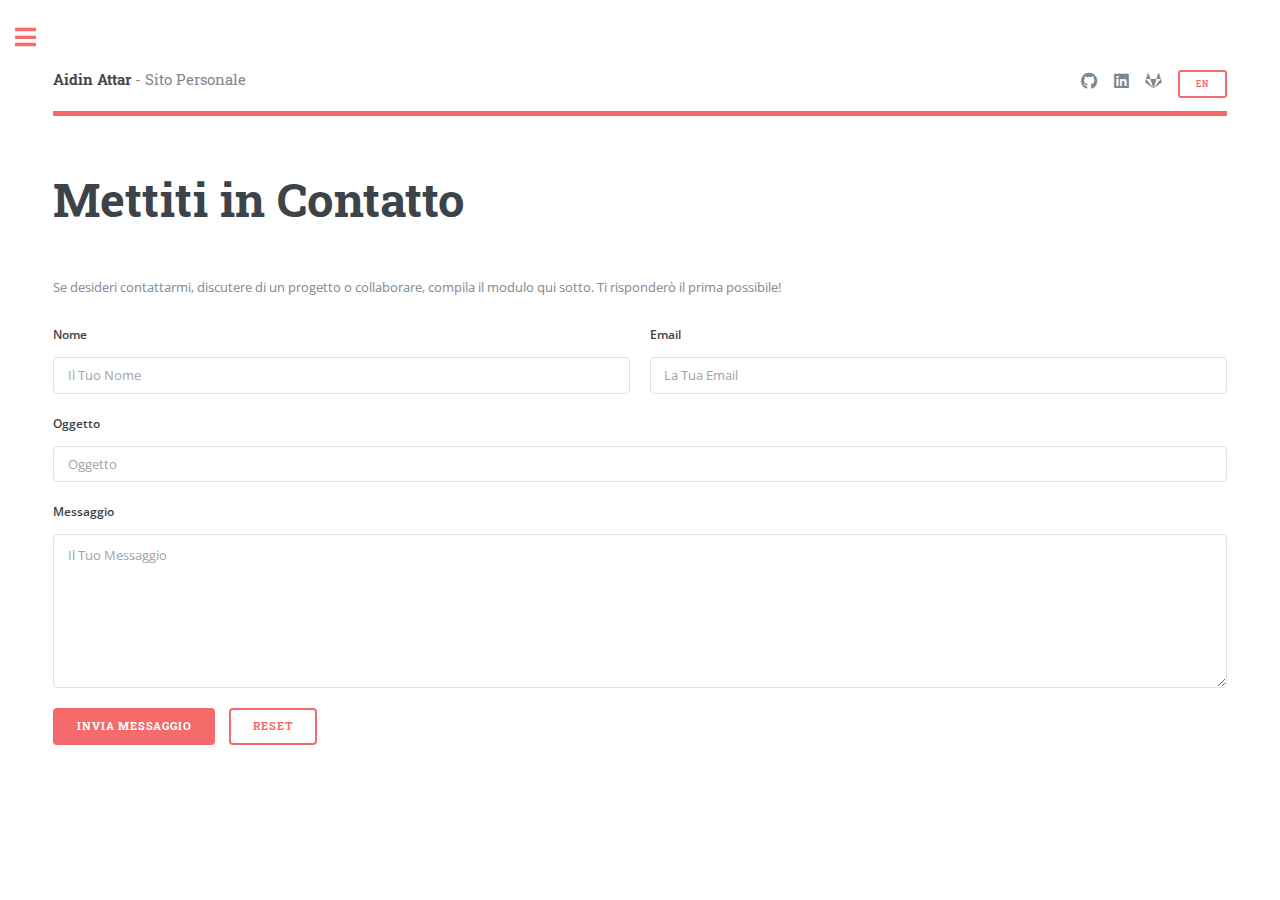
<file: contacts-it.html>
<!DOCTYPE HTML>
<html>

<head>
    <title>Contatti - Aidin Attar</title>
    <meta charset="utf-8" />
    <meta name="viewport" content="width=device-width, initial-scale=1, user-scalable=no" />
    	    
    <!-- Favicon Links -->
    <link rel="icon" type="image/x-icon" href="images/favicon.ico/favicon.ico">
    <link rel="apple-touch-icon" sizes="57x57" href="images/favicon.ico/apple-icon-57x57.png">
    <link rel="apple-touch-icon" sizes="60x60" href="images/favicon.ico/apple-icon-60x60.png">
    <link rel="apple-touch-icon" sizes="72x72" href="images/favicon.ico/apple-icon-72x72.png">
    <link rel="apple-touch-icon" sizes="76x76" href="images/favicon.ico/apple-icon-76x76.png">
    <link rel="apple-touch-icon" sizes="114x114" href="images/favicon.ico/apple-icon-114x114.png">
    <link rel="apple-touch-icon" sizes="120x120" href="images/favicon.ico/apple-icon-120x120.png">
    <link rel="apple-touch-icon" sizes="144x144" href="images/favicon.ico/apple-icon-144x144.png">
    <link rel="apple-touch-icon" sizes="152x152" href="images/favicon.ico/apple-icon-152x152.png">
    <link rel="apple-touch-icon" sizes="180x180" href="images/favicon.ico/apple-icon-180x180.png">
    <link rel="icon" type="image/png" sizes="192x192" href="images/favicon.ico/android-icon-192x192.png">
    <link rel="icon" type="image/png" sizes="96x96" href="images/favicon.ico/favicon-96x96.png">
    <link rel="icon" type="image/png" sizes="32x32" href="images/favicon.ico/favicon-32x32.png">
    <link rel="icon" type="image/png" sizes="16x16" href="images/favicon.ico/favicon-16x16.png">
    <link rel="manifest" href="images/favicon.ico/manifest.json">
    <meta name="msapplication-config" content="images/favicon.ico/browserconfig.xml">
    <meta name="msapplication-TileColor" content="#ffffff">
    <meta name="msapplication-TileImage" content="images/favicon.ico/ms-icon-144x144.png">

    <link rel="stylesheet" href="assets/css/main.css" />
</head>

<body class="is-preload">

    <!-- Wrapper -->
    <div id="wrapper">

        <!-- Main -->
        <div id="main">
            <div class="inner">

                <!-- Header -->
                <header id="header">
                    <a href="index-it.html" class="logo"><strong>Aidin Attar</strong> - Sito Personale</a>
                    <ul class="icons">
                        <li><a href="https://github.com/aidinattar" class="icon brands fa-github"><span
                                    class="label">GitHub</span></a></li>
                        <li><a href="https://linkedin.com/in/aidinattar" class="icon brands fa-linkedin"><span
                                    class="label">LinkedIn</span></a></li>
                        <li><a href="https://gitlab.com/aidinattar" class="icon brands fa-gitlab"><span
                                    class="label">GitLab</span></a></li>
                        <!-- <li><a href="https://twitter.com" class="icon brands fa-twitter"><span class="label">Twitter</span></a></li> -->
                        <!-- <li><a href="https://facebook.com" class="icon brands fa-facebook-f"><span class="label">Facebook</span></a></li> -->
                        <!-- Language Switch Link -->
                        <li><a href="contacts.html" class="button small">EN</a></li>
                    </ul>
                </header>

                <!-- Content -->
                <section>
                    <header class="main">
                        <h1>Mettiti in Contatto</h1>
                    </header>
                    <p>Se desideri contattarmi, discutere di un progetto o collaborare, compila il modulo qui sotto. Ti
                        risponderò il prima possibile!</p>

                    <!-- Contact Form -->
                    <form method="post" action="mailto:attaraidin@gmail.com">
                        <div class="row gtr-uniform">
                            <div class="col-6 col-12-xsmall">
                                <label for="name">Nome</label>
                                <input type="text" name="name" id="name" placeholder="Il Tuo Nome" required />
                            </div>
                            <div class="col-6 col-12-xsmall">
                                <label for="email">Email</label>
                                <input type="email" name="email" id="email" placeholder="La Tua Email" required />
                            </div>
                            <!-- Break -->
                            <div class="col-12">
                                <label for="subject">Oggetto</label>
                                <input type="text" name="subject" id="subject" placeholder="Oggetto" />
                            </div>
                            <!-- Break -->
                            <div class="col-12">
                                <label for="message">Messaggio</label>
                                <textarea name="message" id="message" placeholder="Il Tuo Messaggio" rows="6"
                                    required></textarea>
                            </div>
                            <!-- Break -->
                            <div class="col-12">
                                <ul class="actions">
                                    <li><input type="submit" value="Invia Messaggio" class="primary" /></li>
                                    <li><input type="reset" value="Reset" /></li>
                                </ul>
                            </div>
                        </div>
                    </form>
                </section>

            </div>
        </div>

        <!-- Sidebar -->
        <div id="sidebar">
            <div class="inner">
                <!-- Search -->

				<form method="get" action="search.html">
					<input type="text" name="query" id="query" placeholder="Search" />
				</form>
				<!-- <section id="search" class="alt">
					<form method="post" action="#">
						<input type="text" name="query" id="query" placeholder="Search" />
					</form>
				</section> -->                <!-- Menu -->
                <nav id="menu">
                    <header class="major">
                        <h2>Menu</h2>
                    </header>
                    <ul>
                        <li>
                            <span class="opener"><a href="index-it.html">Homepage</a></span>
                            <ul>
                                <li><a href="index-it.html#banner">Introduzione</a></li>
								<li><a href="index-it.html#features">Caratteristiche</a></li>
                                <li><a href="index-it.html#experience">Esperienza</a></li>
                                <li><a href="index-it.html#education">Formazione</a></li>
                                <li><a href="index-it.html#skills">Competenze</a></li>
                                <li><a href="index-it.html#interests">Interessi</a></li>
                                <!-- <li><a href="#awards">Premi</a></li> -->
                            </ul>
                        </li>
                        <li><a href="projects-it.html">Progetti</a></li>
                        <li><a href="contacts-it.html">Contatti</a></li>
                        <!-- <li>
                                <span class="opener">Sottomenu</span>
                                <ul>
                                    <li><a href="#">Lorem Dolor</a></li>
                                    <li><a href="#">Ipsum Adipiscing</a></li>
                                    <li><a href="#">Tempus Magna</a></li>
                                    <li><a href="#">Feugiat Veroeros</a></li>
                                </ul>
                            </li>
                            <li><a href="#">Etiam Dolore</a></li>
                            <li><a href="#">Adipiscing</a></li>
                            <li>
                                <span class="opener">Altro Sottomenu</span>
                                <ul>
                                    <li><a href="#">Lorem Dolor</a></li>
                                    <li><a href="#">Ipsum Adipiscing</a></li>
                                    <li><a href="#">Tempus Magna</a></li>
                                    <li><a href="#">Feugiat Veroeros</a></li>
                                </ul>
                            </li>
                            <li><a href="#">Maximus Erat</a></li>
                            <li><a href="#">Sapien Mauris</a></li>
                            <li><a href="#">Amet Lacinia</a></li> -->
                    </ul>
                </nav>
                <section>
                    <header class="major">
                        <h2>Ultimi Highlights</h2>
                    </header>
                    <div class="mini-posts">
                        <article>
                            <a href="https://github.com/aidinattar/snn" class="image">
                                <img src="images/project2.png" alt="Reti Neurali a Spike" />
                            </a>
                            <p>Esplorazione delle Reti Neurali a Spike per il riconoscimento di pattern temporali,
                                utilizzando architetture ispirate alla biologia e tecniche avanzate di addestramento.
                            </p>
                        </article>
                        <article>
                            <a href="https://github.com/aidinattar/info-bottleneck" class="image">
                                <img src="images/info-bottleneck.png" alt="Metodo dell'Information Bottleneck" />
                            </a>
                            <p>Investigato il metodo dell'Information Bottleneck per analizzare i compromessi tra
                                compressione della rappresentazione e accuratezza della previsione nei modelli di
                                machine learning.</p>
                        </article>
                        <article>
                            <a href="https://github.com/aidinattar/VehicularNetworks_GT" class="image">
                                <img src="images/vehicular-networks.png" alt="Reti Veicolari" />
                            </a>
                            <p>Sviluppati modelli e simulazioni per reti veicolari utilizzando la teoria dei giochi per
                                ottimizzare le strategie di comunicazione e allocazione delle risorse.</p>
                        </article>
                        <article>
                            <a href="https://github.com/aidinattar/CSRNet-pytorch" class="image">
                                <img src="images/csrnet.jpeg" alt="CSRNet per il Conteggio della Folla" />
                            </a>
                            <p>Implementato CSRNet in PyTorch per il conteggio della folla, concentrandosi su dataset ad
                                alta densità di popolazione e migliorando l'accuratezza e la scalabilità del modello.
                            </p>
                        </article>
                    </div>
                    <ul class="actions">
                        <li><a href="#projects" class="button">Vedi Altri Progetti</a></li>
                    </ul>
                </section>
                <!-- Section -->
                <section>
                    <header class="major">
                        <h2>Contatti</h2>
                    </header>
                    <p>Se desideri connetterti, discutere collaborazioni o avere domande sui miei progetti e ricerche,
                        non esitare a contattarmi. Sono sempre aperto a opportunità interessanti e conversazioni nel
                        campo della data science, intelligenza artificiale e fisica computazionale.</p>
                    <ul class="contact">
                        <li class="icon solid fa-envelope"><a
                                href="mailto:attaraidin@gmail.com">attaraidin@gmail.com</a></li>
                        <!-- <li class="icon solid fa-phone">(+39) 456-7890</li> -->
                        <li class="icon solid fa-home">Ferrara, Italia<br /></li>
                    </ul>
                    <!-- Download CV Button -->
                    <ul class="actions">
                        <li><a href="files/CV_ITA.pdf" class="button icon solid fa-download" download>Scarica CV</a>
                        </li>
                    </ul>
                    <!-- <li class="icon solid fa-linkedin"><a href="https://www.linkedin.com/in/aidinattar">linkedin.com/in/aidinattar</a></li> -->
                    <!-- <li class="icon solid fa-github"><a href="https://github.com/aidinattar">github.com/aidinattar</a></li> -->
                    </ul>
                    <p>Se desideri metterti in contatto, puoi <a href="contacts.html">usare il modulo di contatto</a>.
                    </p>
                </section>
                <!-- Footer -->
                <footer id="footer">
                    <p class="copyright">
                        &copy; 2024 Aidin Attar. Tutti i diritti riservati. Immagini: <a
                            href="https://unsplash.com">Unsplash</a>.
                        Design: <a href="https://html5up.net">HTML5 UP</a>. Realizzato con ❤️ da <a
                            href="https://github.com/aidinattar">Aidin Attar</a>.
                    </p>
                </footer>
            </div>
        </div>
    </div>

    <!-- Scripts -->
    <script src="assets/js/jquery.min.js"></script>
    <script src="assets/js/browser.min.js"></script>
    <script src="assets/js/breakpoints.min.js"></script>
    <script src="assets/js/util.js"></script>
    <script src="assets/js/main.js"></script>

</body>

</html>
</file>
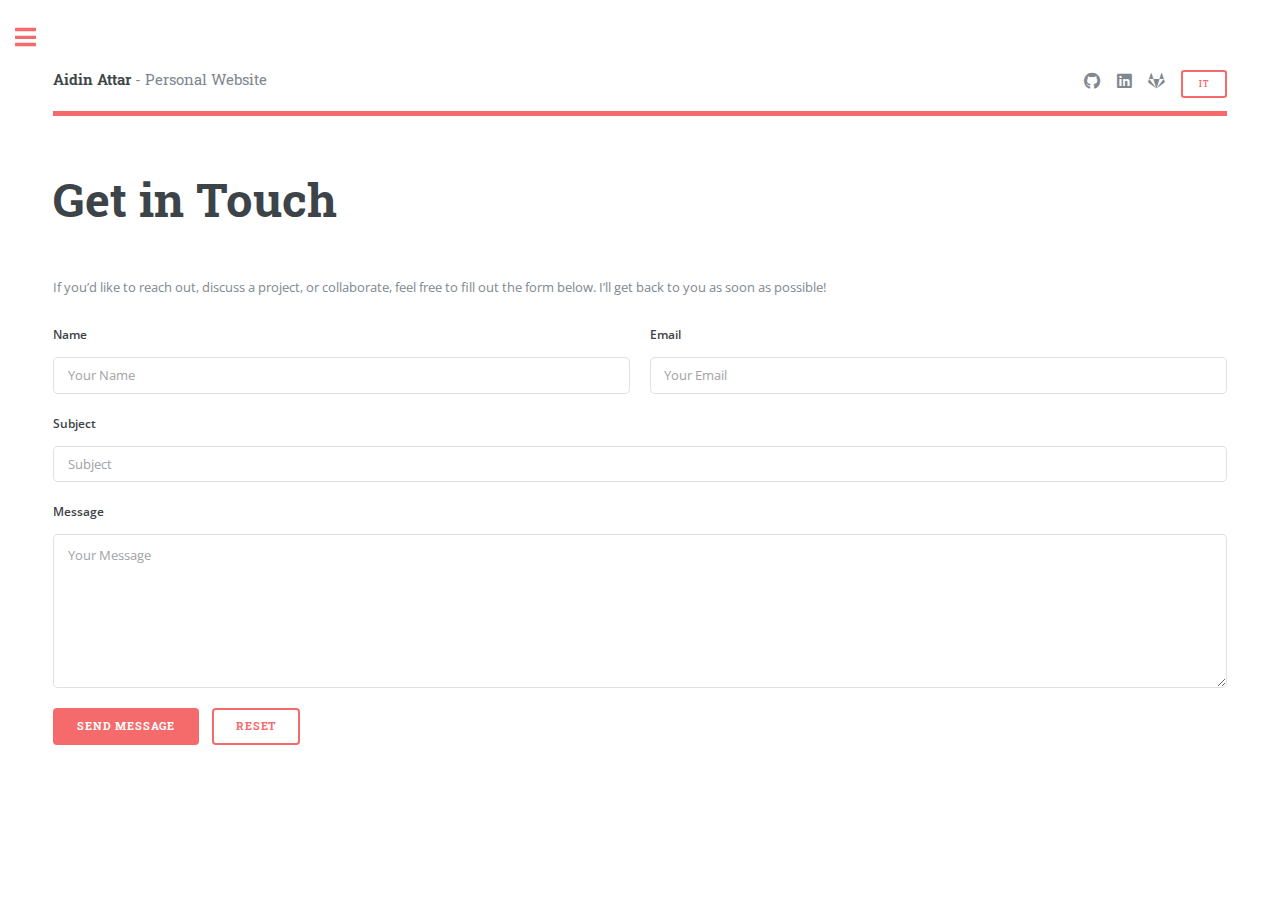
<file: contacts.html>
<!DOCTYPE HTML>
<html>

<head>
    <title>Contact - Aidin Attar</title>
    <meta charset="utf-8" />
    <meta name="viewport" content="width=device-width, initial-scale=1, user-scalable=no" />
    	    
    <!-- Favicon Links -->
    <link rel="icon" type="image/x-icon" href="images/favicon.ico/favicon.ico">
    <link rel="apple-touch-icon" sizes="57x57" href="images/favicon.ico/apple-icon-57x57.png">
    <link rel="apple-touch-icon" sizes="60x60" href="images/favicon.ico/apple-icon-60x60.png">
    <link rel="apple-touch-icon" sizes="72x72" href="images/favicon.ico/apple-icon-72x72.png">
    <link rel="apple-touch-icon" sizes="76x76" href="images/favicon.ico/apple-icon-76x76.png">
    <link rel="apple-touch-icon" sizes="114x114" href="images/favicon.ico/apple-icon-114x114.png">
    <link rel="apple-touch-icon" sizes="120x120" href="images/favicon.ico/apple-icon-120x120.png">
    <link rel="apple-touch-icon" sizes="144x144" href="images/favicon.ico/apple-icon-144x144.png">
    <link rel="apple-touch-icon" sizes="152x152" href="images/favicon.ico/apple-icon-152x152.png">
    <link rel="apple-touch-icon" sizes="180x180" href="images/favicon.ico/apple-icon-180x180.png">
    <link rel="icon" type="image/png" sizes="192x192" href="images/favicon.ico/android-icon-192x192.png">
    <link rel="icon" type="image/png" sizes="96x96" href="images/favicon.ico/favicon-96x96.png">
    <link rel="icon" type="image/png" sizes="32x32" href="images/favicon.ico/favicon-32x32.png">
    <link rel="icon" type="image/png" sizes="16x16" href="images/favicon.ico/favicon-16x16.png">
    <link rel="manifest" href="images/favicon.ico/manifest.json">
    <meta name="msapplication-config" content="images/favicon.ico/browserconfig.xml">
    <meta name="msapplication-TileColor" content="#ffffff">
    <meta name="msapplication-TileImage" content="images/favicon.ico/ms-icon-144x144.png">

    <link rel="stylesheet" href="assets/css/main.css" />
</head>

<body class="is-preload">

    <!-- Wrapper -->
    <div id="wrapper">

        <!-- Main -->
        <div id="main">
            <div class="inner">

                <!-- Header -->
                <header id="header">
                    <a href="index.html" class="logo"><strong>Aidin Attar</strong> - Personal Website</a>
                    <ul class="icons">
                        <li><a href="https://github.com/aidinattar" class="icon brands fa-github"><span
                                    class="label">GitHub</span></a></li>
                        <li><a href="https://linkedin.com/in/aidinattar" class="icon brands fa-linkedin"><span
                                    class="label">LinkedIn</span></a></li>
                        <li><a href="https://gitlab.com/aidinattar" class="icon brands fa-gitlab"><span
                                    class="label">GitLab</span></a></li>
                        <!-- <li><a href="https://twitter.com" class="icon brands fa-twitter"><span class="label">Twitter</span></a></li> -->
                        <!-- <li><a href="https://facebook.com" class="icon brands fa-facebook-f"><span class="label">Facebook</span></a></li> -->
                        <!-- Language Switch Link -->
                        <li><a href="contacts-it.html" class="button small">IT</a></li>
                    </ul>
                </header>

                <!-- Content -->
                <section>
                    <header class="main">
                        <h1>Get in Touch</h1>
                    </header>
                    <p>If you’d like to reach out, discuss a project, or collaborate, feel free to fill out the form
                        below. I’ll get back to you as soon as possible!</p>

                    <!-- Contact Form -->
                    <form method="post" action="mailto:attaraidin@gmail.com">
                        <div class="row gtr-uniform">
                            <div class="col-6 col-12-xsmall">
                                <label for="name">Name</label>
                                <input type="text" name="name" id="name" placeholder="Your Name" required />
                            </div>
                            <div class="col-6 col-12-xsmall">
                                <label for="email">Email</label>
                                <input type="email" name="email" id="email" placeholder="Your Email" required />
                            </div>
                            <!-- Break -->
                            <div class="col-12">
                                <label for="subject">Subject</label>
                                <input type="text" name="subject" id="subject" placeholder="Subject" />
                            </div>
                            <!-- Break -->
                            <div class="col-12">
                                <label for="message">Message</label>
                                <textarea name="message" id="message" placeholder="Your Message" rows="6"
                                    required></textarea>
                            </div>
                            <!-- Break -->
                            <div class="col-12">
                                <ul class="actions">
                                    <li><input type="submit" value="Send Message" class="primary" /></li>
                                    <li><input type="reset" value="Reset" /></li>
                                </ul>
                            </div>
                        </div>
                    </form>
                </section>

            </div>
        </div>

        <!-- Sidebar -->
        <!-- Sidebar -->
        <div id="sidebar">
            <div class="inner">
                <!-- Search -->

				<form method="get" action="search.html">
					<input type="text" name="query" id="query" placeholder="Search" />
				</form>
				<!-- <section id="search" class="alt">
					<form method="post" action="#">
						<input type="text" name="query" id="query" placeholder="Search" />
					</form>
				</section> -->                <!-- Menu -->
                <nav id="menu">
                    <header class="major">
                        <h2>Menu</h2>
                    </header>
                    <ul>
                        <li>
                            <span class="opener"><a href="index.html">Homepage</a></span>
                            <ul>
                                <li><a href="index.html#banner">Introduction</a></li>
								<li><a href="index.html#features">Features</a></li>
                                <li><a href="index.html#experience">Experience</a></li>
                                <li><a href="index.html#education">Education</a></li>
                                <li><a href="index.html#skills">Skills</a></li>
                                <li><a href="index.html#interests">Interests</a></li>
                                <!-- <li><a href="#awards">Awards</a></li> -->
                            </ul>
                        </li>
                        <li><a href="projects.html">Projects</a></li>
                        <li><a href="blog.html">Blog</a></li>
                        <li><a href="contacts.html">Contacts</a></li>
                        <!-- <li>
                    <span class="opener">Submenu</span>
                    <ul>
                        <li><a href="#">Lorem Dolor</a></li>
                        <li><a href="#">Ipsum Adipiscing</a></li>
                        <li><a href="#">Tempus Magna</a></li>
                        <li><a href="#">Feugiat Veroeros</a></li>
                    </ul>
                </li>
                <li><a href="#">Etiam Dolore</a></li>
                <li><a href="#">Adipiscing</a></li>
                <li>
                    <span class="opener">Another Submenu</span>
                    <ul>
                        <li><a href="#">Lorem Dolor</a></li>
                        <li><a href="#">Ipsum Adipiscing</a></li>
                        <li><a href="#">Tempus Magna</a></li>
                        <li><a href="#">Feugiat Veroeros</a></li>
                    </ul>
                </li>
                <li><a href="#">Maximus Erat</a></li>
                <li><a href="#">Sapien Mauris</a></li>
                <li><a href="#">Amet Lacinia</a></li> -->
                    </ul>
                </nav>
                <section>
                    <header class="major">
                        <h2>Latest Highlights</h2>
                    </header>
                    <div class="mini-posts">
                        <article>
                            <a href="https://github.com/aidinattar/snn" class="image">
                                <img src="images/project2.png" alt="Spiking Neural Networks" />
                            </a>
                            <p>Exploring Spiking Neural Networks for temporal pattern recognition, using biologically
                                inspired architectures and advanced training techniques.</p>
                        </article>
                        <article>
                            <a href="https://github.com/aidinattar/info-bottleneck" class="image">
                                <img src="images/info-bottleneck.png" alt="Information Bottleneck" />
                            </a>
                            <p>Investigated the Information Bottleneck method for analyzing trade-offs between
                                representation compression and prediction accuracy in machine learning models.</p>
                        </article>
                        <article>
                            <a href="https://github.com/aidinattar/VehicularNetworks_GT" class="image">
                                <img src="images/vehicular-networks.png" alt="Vehicular Networks" />
                            </a>
                            <p>Developed simulations and models for vehicular networks using game theory to optimize
                                communication and resource allocation strategies.</p>
                        </article>
                        <article>
                            <a href="https://github.com/aidinattar/CSRNet-pytorch" class="image">
                                <img src="images/csrnet.jpeg" alt="CSRNet for Crowd Counting" />
                            </a>
                            <p>Implemented CSRNet in PyTorch for crowd counting tasks, focusing on high-density
                                population datasets and improving model accuracy and scalability.</p>
                        </article>
                    </div>
                    <ul class="actions">
                        <li><a href="#projects" class="button">See More Projects</a></li>
                    </ul>
                </section>
                <!-- Section -->
                <section>
                    <header class="major">
                        <h2>Get in touch</h2>
                    </header>
                    <p>If you’d like to connect, discuss collaborations, or have questions about my projects and
                        research, feel free to reach out. I’m always open to interesting opportunities and conversations
                        in the field of data science, artificial intelligence, and computational physics.</p>
                    <ul class="contact">
                        <li class="icon solid fa-envelope"><a
                                href="mailto:attaraidin@gmail.com">attaraidin@gmail.com</a></li>
                        <!-- <li class="icon solid fa-phone">(+39) 456-7890</li> -->
                        <li class="icon solid fa-home">Ferrara, Italy<br /></li>
                    </ul>
                    <!-- Download CV Button -->
                    <ul class="actions">
                        <li><a href="files/CV_ENG.pdf" class="button icon solid fa-download" download>Download CV</a>
                        </li>
                    </ul>

                    <!-- <li class="icon solid fa-linkedin"><a href="https://www.linkedin.com/in/aidinattar">linkedin.com/in/aidinattar</a></li> -->
                    <!-- <li class="icon solid fa-github"><a href="https://github.com/aidinattar">github.com/aidinattar</a></li> -->
                    </ul>
                    <p>If you'd like to get in touch, feel free to <a href="contacts.html">use my contact form</a>.</p>

                </section>
                <!-- Footer -->
                <footer id="footer">
                    <p class="copyright">
                        &copy; 2024 Aidin Attar. All rights reserved. Images: <a
                            href="https://unsplash.com">Unsplash</a>.
                        Design: <a href="https://html5up.net">HTML5 UP</a>. Built with ❤️ by <a
                            href="https://github.com/aidinattar">Aidin Attar</a>.
                    </p>
                </footer>
            </div>
        </div>
    </div>

    <!-- Scripts -->
    <script src="assets/js/jquery.min.js"></script>
    <script src="assets/js/browser.min.js"></script>
    <script src="assets/js/breakpoints.min.js"></script>
    <script src="assets/js/util.js"></script>
    <script src="assets/js/main.js"></script>

</body>

</html>
</file>
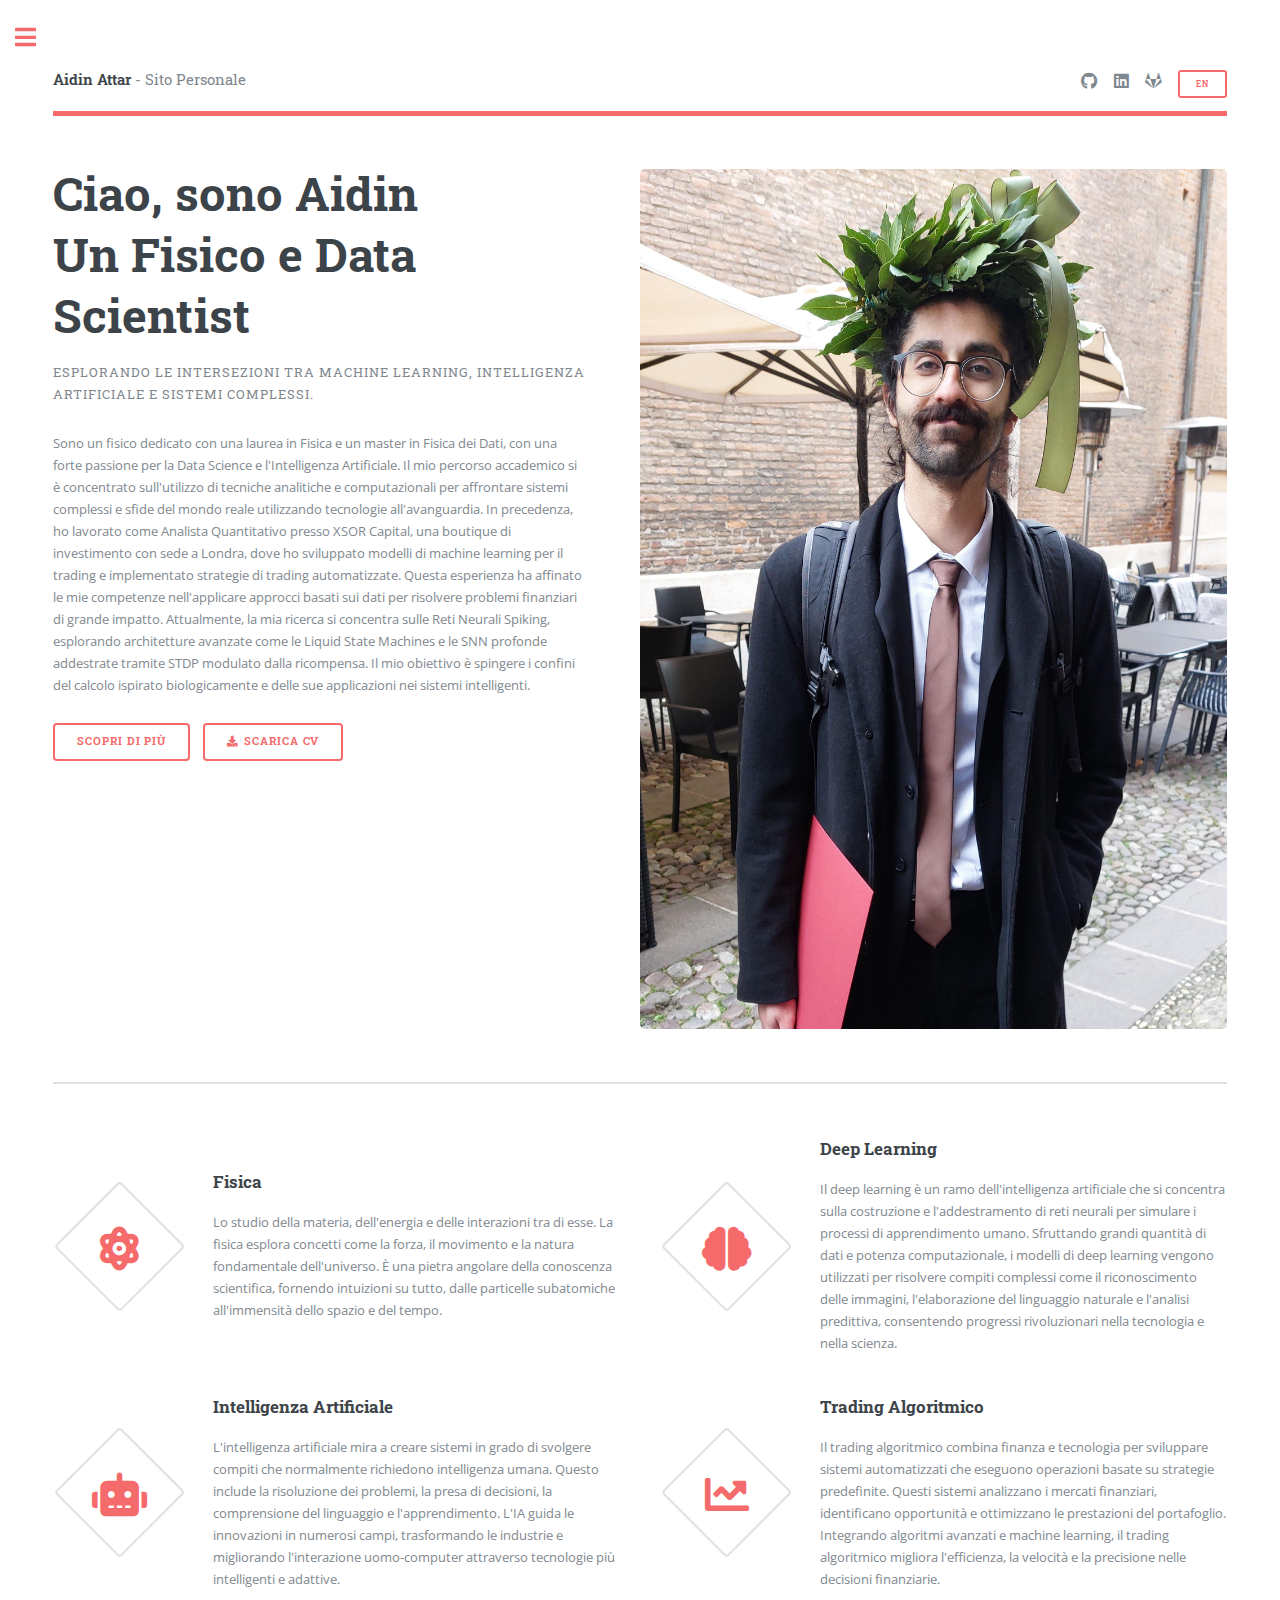
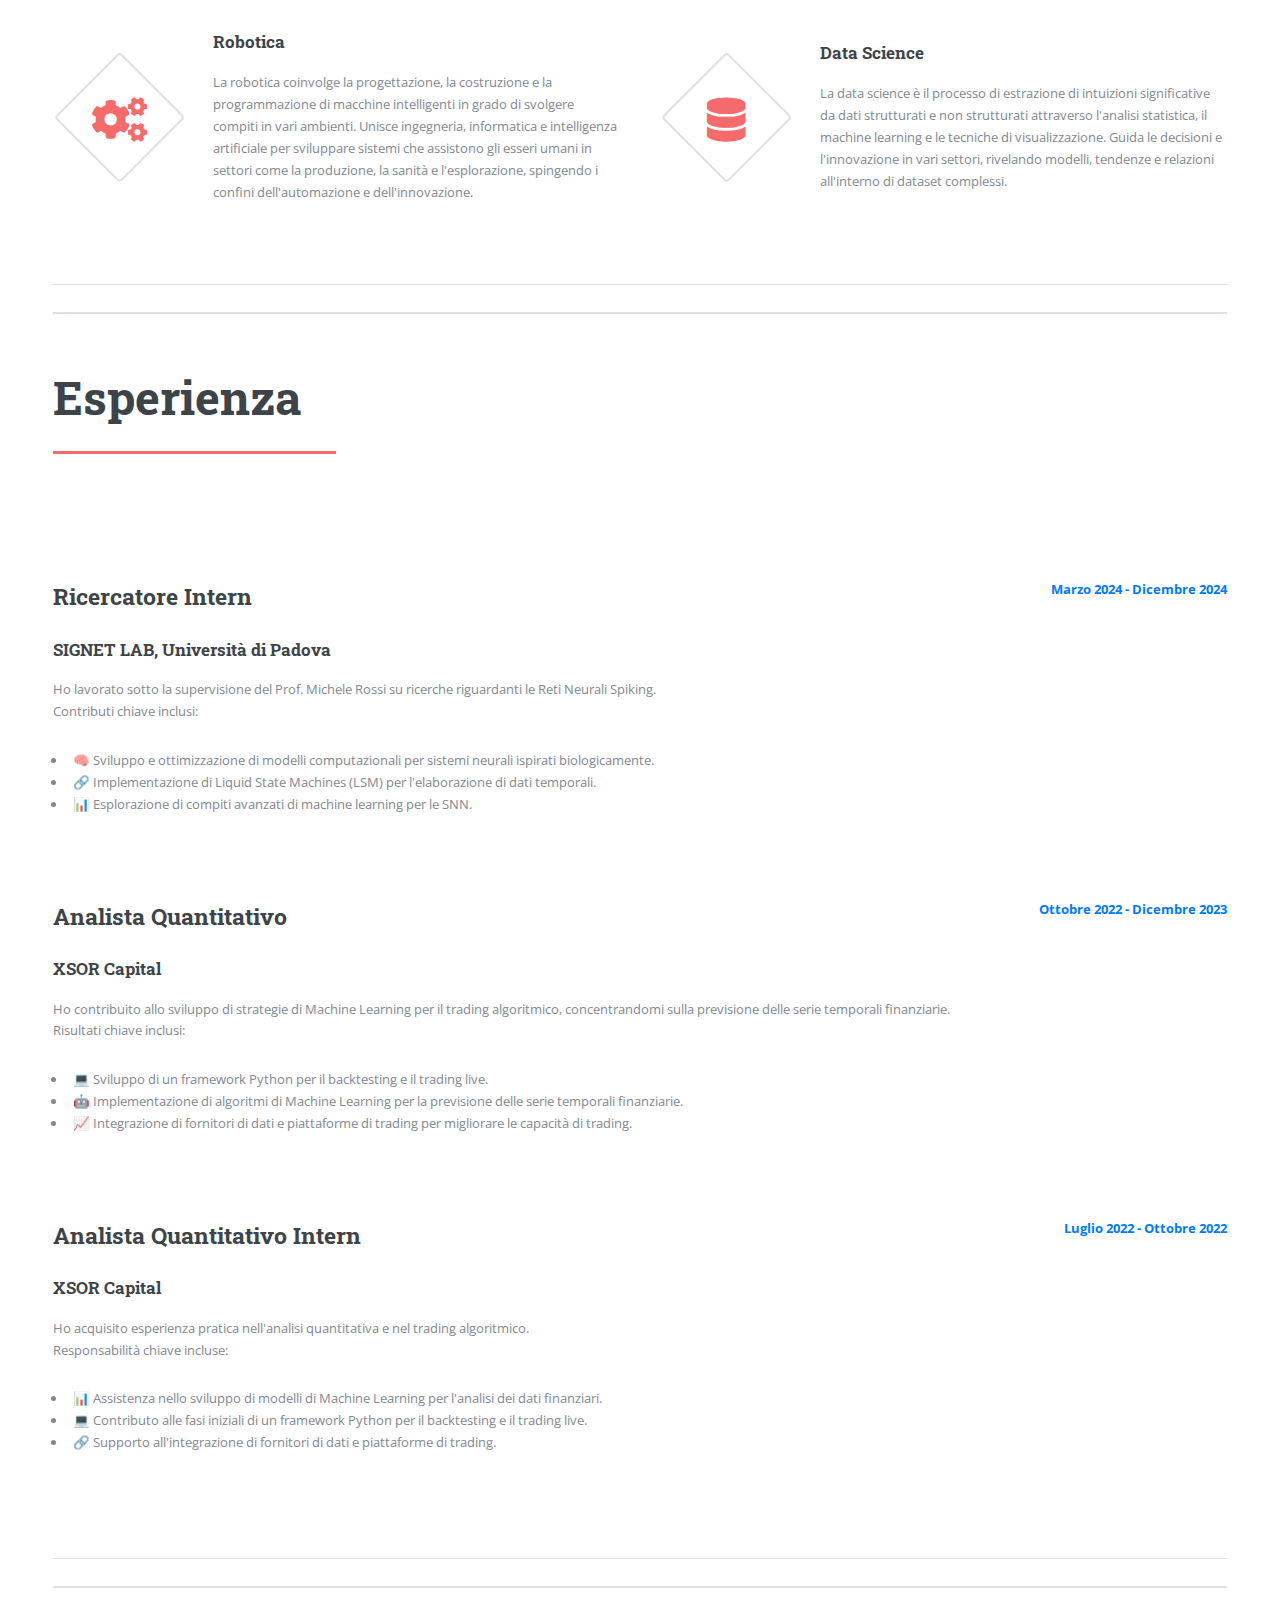
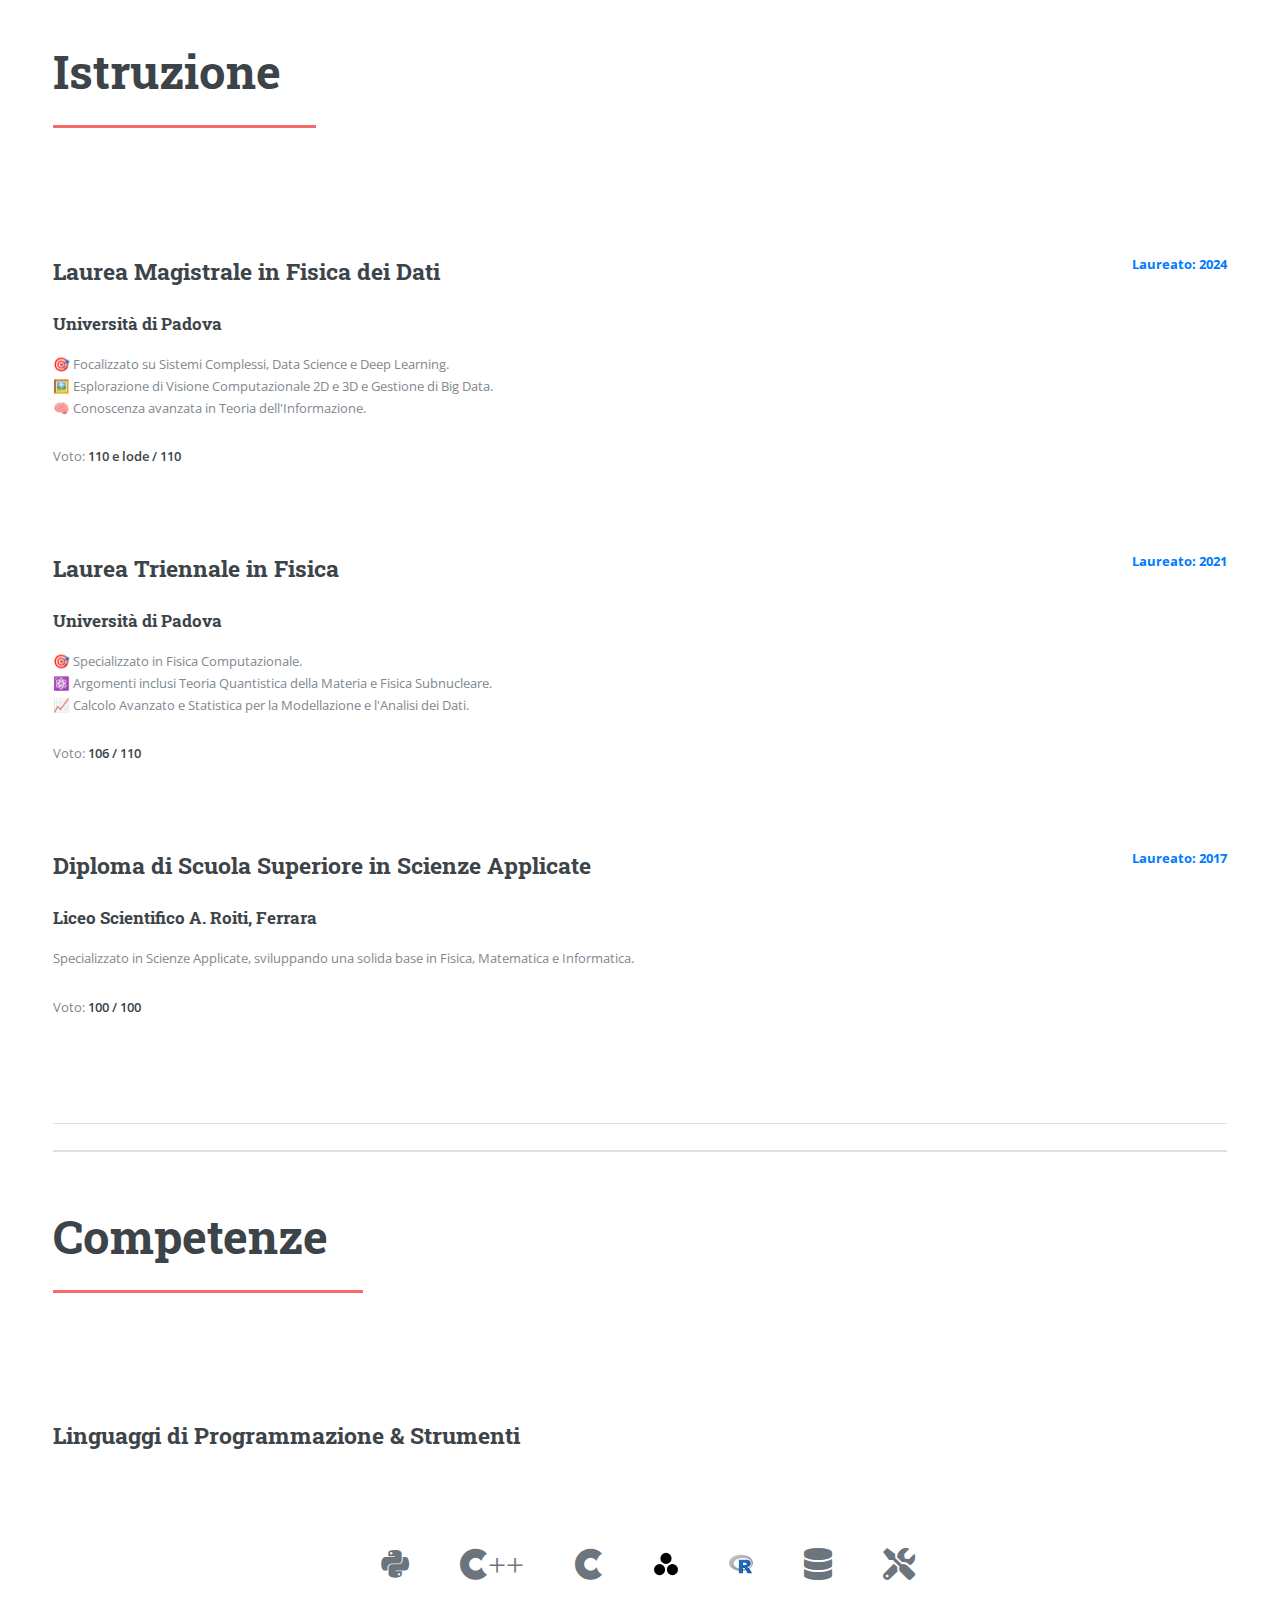
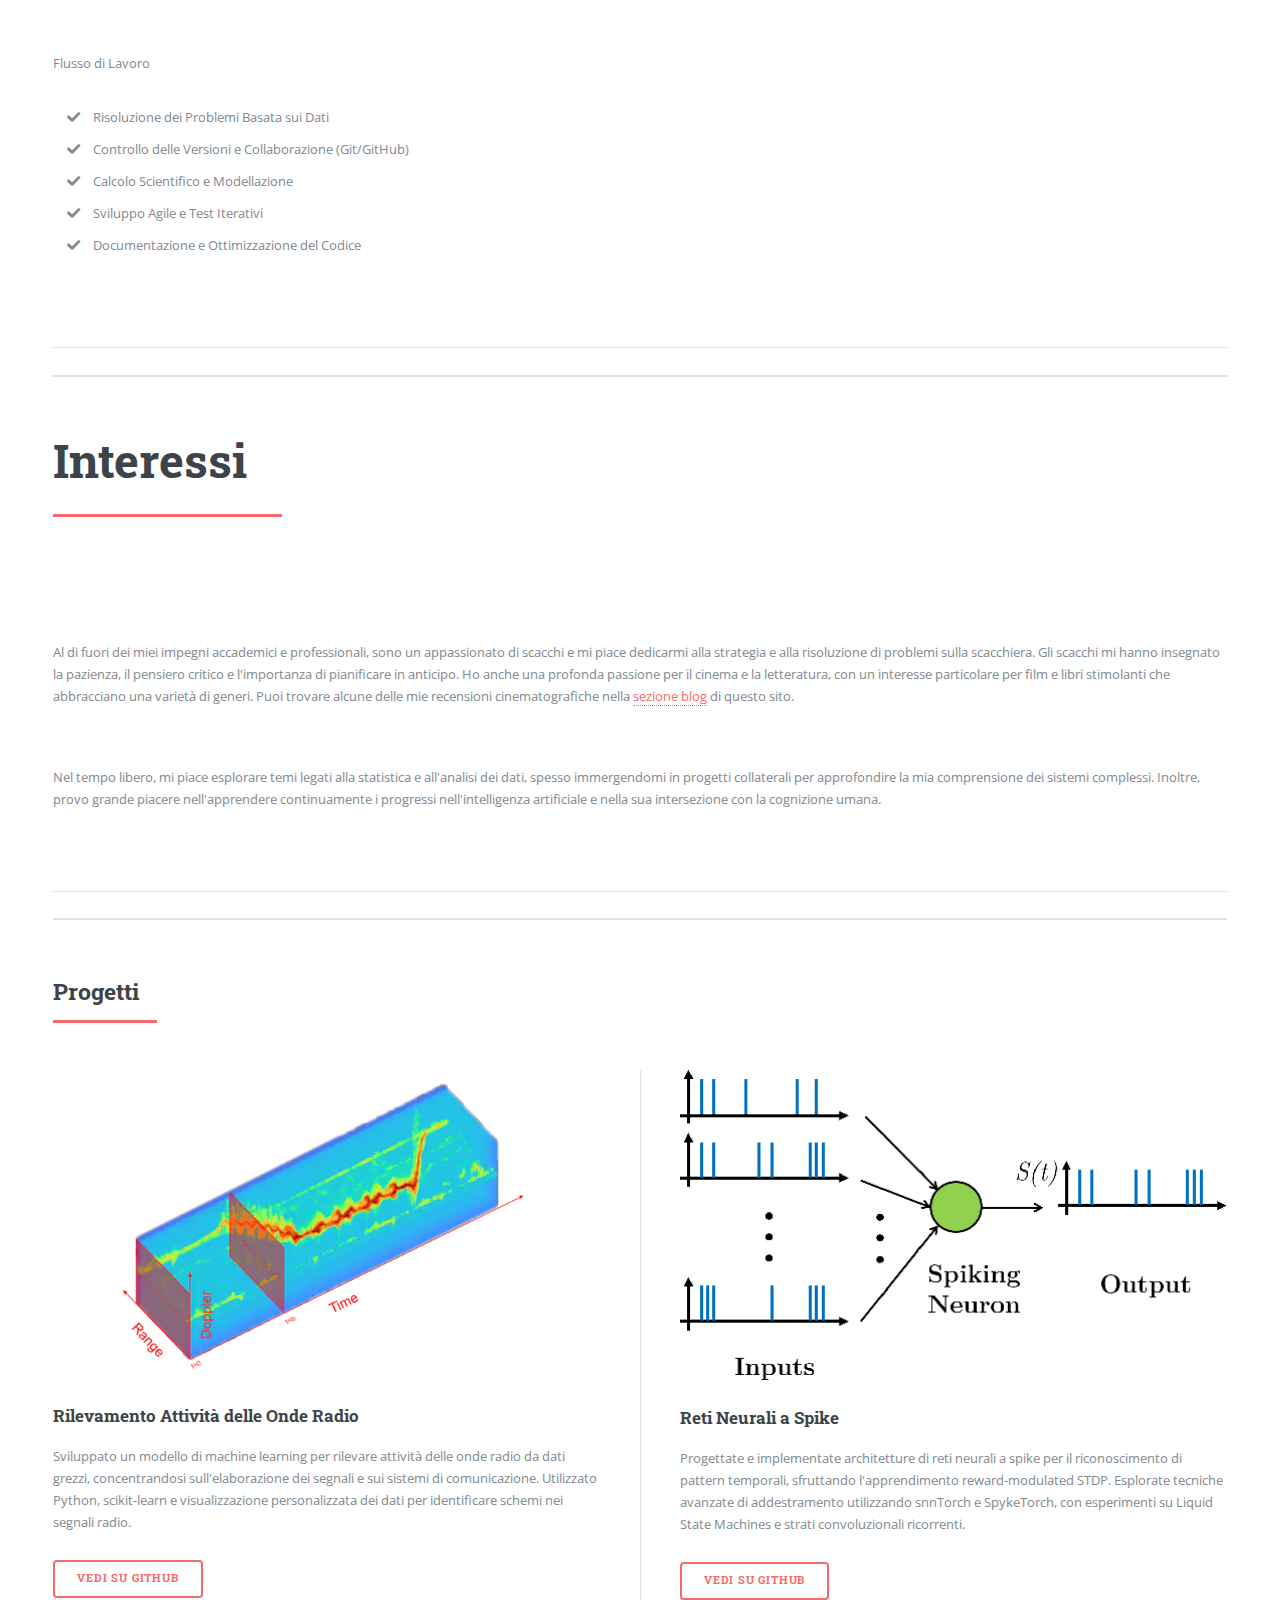
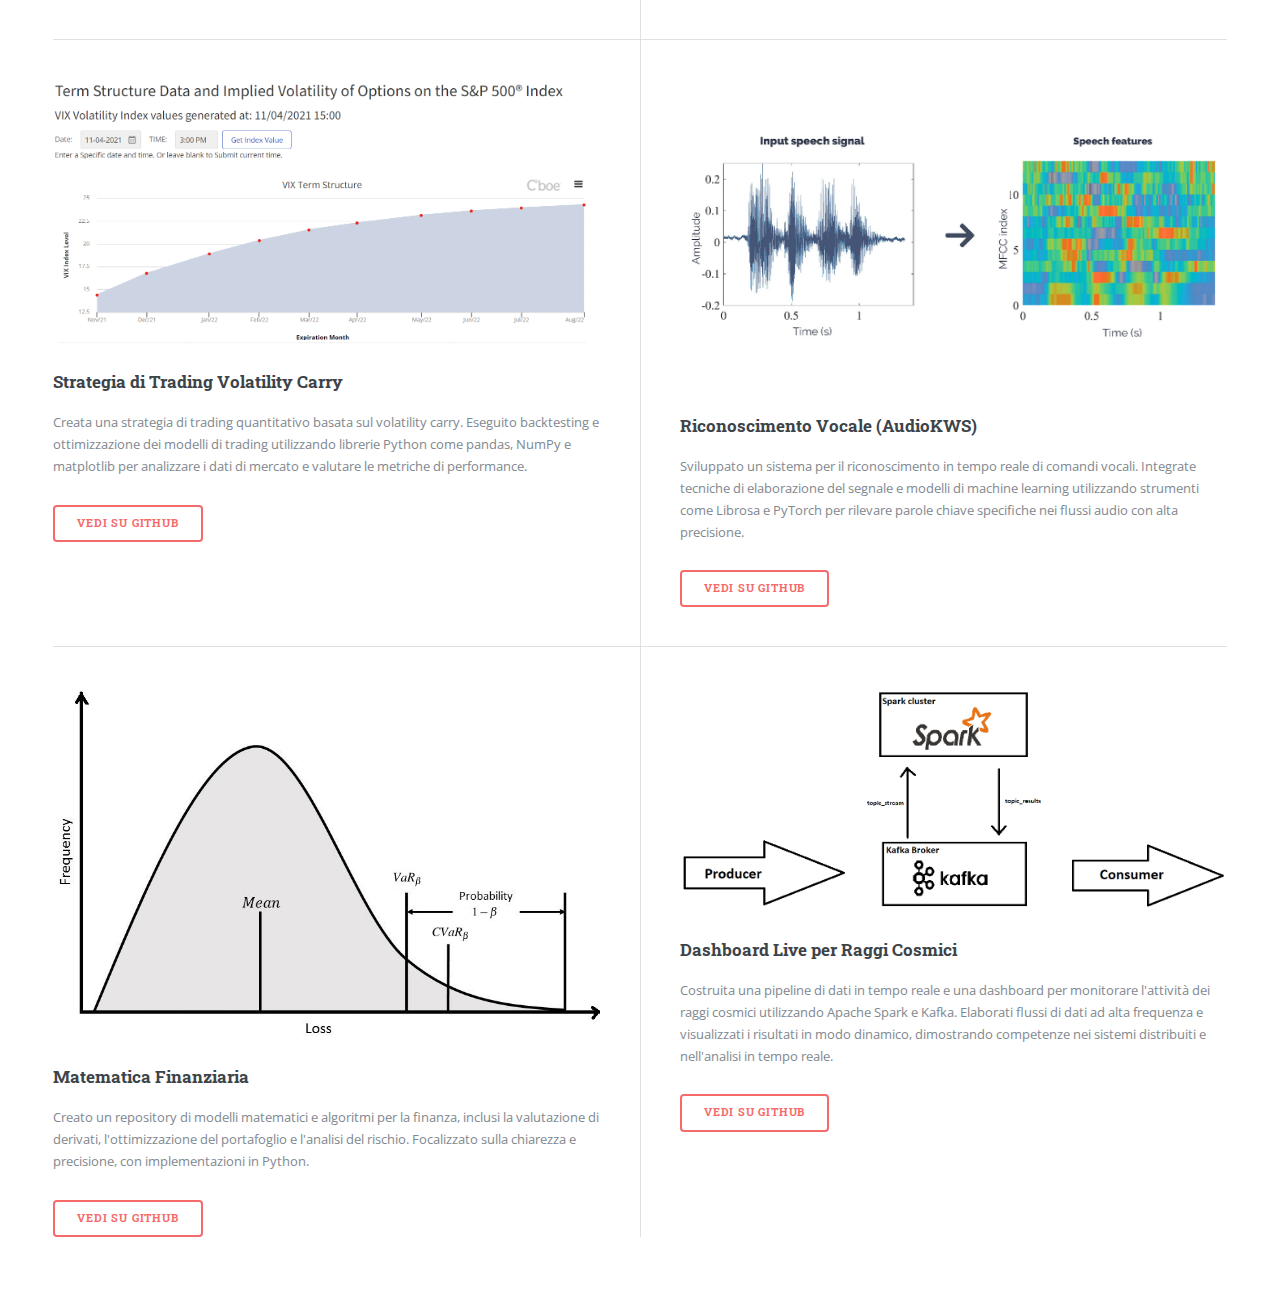
<file: index-it.html>
<!DOCTYPE HTML>
<html>

<head>
    <title>Aidin Attar - Sito Personale</title>
    <meta charset="utf-8" />
    <meta name="viewport" content="width=device-width, initial-scale=1, user-scalable=no" />

    <!-- Favicon Links -->
    <link rel="icon" type="image/x-icon" href="images/favicon.ico/favicon.ico">
    <link rel="apple-touch-icon" sizes="57x57" href="images/favicon.ico/apple-icon-57x57.png">
    <link rel="apple-touch-icon" sizes="60x60" href="images/favicon.ico/apple-icon-60x60.png">
    <link rel="apple-touch-icon" sizes="72x72" href="images/favicon.ico/apple-icon-72x72.png">
    <link rel="apple-touch-icon" sizes="76x76" href="images/favicon.ico/apple-icon-76x76.png">
    <link rel="apple-touch-icon" sizes="114x114" href="images/favicon.ico/apple-icon-114x114.png">
    <link rel="apple-touch-icon" sizes="120x120" href="images/favicon.ico/apple-icon-120x120.png">
    <link rel="apple-touch-icon" sizes="144x144" href="images/favicon.ico/apple-icon-144x144.png">
    <link rel="apple-touch-icon" sizes="152x152" href="images/favicon.ico/apple-icon-152x152.png">
    <link rel="apple-touch-icon" sizes="180x180" href="images/favicon.ico/apple-icon-180x180.png">
    <link rel="icon" type="image/png" sizes="192x192" href="images/favicon.ico/android-icon-192x192.png">
    <link rel="icon" type="image/png" sizes="96x96" href="images/favicon.ico/favicon-96x96.png">
    <link rel="icon" type="image/png" sizes="32x32" href="images/favicon.ico/favicon-32x32.png">
    <link rel="icon" type="image/png" sizes="16x16" href="images/favicon.ico/favicon-16x16.png">
    <link rel="manifest" href="images/favicon.ico/manifest.json">
    <meta name="msapplication-config" content="images/favicon.ico/browserconfig.xml">
    <meta name="msapplication-TileColor" content="#ffffff">
    <meta name="msapplication-TileImage" content="images/favicon.ico/ms-icon-144x144.png">

    <link rel="stylesheet" href="assets/css/main.css" />
</head>

<body class="is-preload">
    <!-- Wrapper -->
    <div id="wrapper">
        <!-- Main -->
        <div id="main">
            <div class="inner">
                <!-- Header -->
                <header id="header">
                    <a href="index-it.html" class="logo"><strong>Aidin Attar</strong> - Sito Personale</a>
                    <ul class="icons">
                        <li><a href="https://github.com/aidinattar" class="icon brands fa-github"><span
                                    class="label">GitHub</span></a></li>
                        <li><a href="https://linkedin.com/in/aidinattar" class="icon brands fa-linkedin"><span
                                    class="label">LinkedIn</span></a></li>
                        <li><a href="https://gitlab.com/aidinattar" class="icon brands fa-gitlab"><span
                                    class="label">GitLab</span></a></li>
                        <!-- <li><a href="https://twitter.com" class="icon brands fa-twitter"><span class="label">Twitter</span></a></li> -->
                        <!-- <li><a href="https://facebook.com" class="icon brands fa-facebook-f"><span class="label">Facebook</span></a></li> -->
                        <!-- Language Switch Link -->
                        <li><a href="index.html" class="button small">EN</a></li>
                    </ul>
                </header>
                <!-- Banner -->
                <section id="banner">
                    <div class="content">
                        <header>
                            <h1>Ciao, sono Aidin<br />
                                <span class="new-line">Un Fisico e Data Scientist</span>
                            </h1>
                            <p>Esplorando le intersezioni tra machine learning, intelligenza artificiale e sistemi
                                complessi.</p>
                        </header>
                        <p>Sono un fisico dedicato con una laurea in Fisica e un master in Fisica dei Dati, con una
                            forte passione per la Data Science e l'Intelligenza Artificiale. Il mio percorso accademico
                            si è concentrato sull'utilizzo di tecniche analitiche e computazionali per affrontare
                            sistemi complessi e sfide del mondo reale utilizzando tecnologie all'avanguardia.

                            In precedenza, ho lavorato come Analista Quantitativo presso XSOR Capital, una boutique di
                            investimento con sede a Londra, dove ho sviluppato modelli di machine learning per il
                            trading e implementato strategie di trading automatizzate. Questa esperienza ha affinato le
                            mie competenze nell'applicare approcci basati sui dati per risolvere problemi finanziari di
                            grande impatto.

                            Attualmente, la mia ricerca si concentra sulle Reti Neurali Spiking, esplorando architetture
                            avanzate come le Liquid State Machines e le SNN profonde addestrate tramite STDP modulato
                            dalla ricompensa. Il mio obiettivo è spingere i confini del calcolo ispirato biologicamente
                            e delle sue applicazioni nei sistemi intelligenti.</p>
                        <ul class="actions">
                            <li><a href="#" class="button big">Scopri di più</a></li>
                            <!-- Download CV Button -->
                            <li><a href="files/CV_ITA.pdf" class="button big icon solid fa-download" download>Scarica
                                    CV</a></li>
                        </ul>
                    </div>
                    <span class="image fit">
                        <img src="images/pic10.jpg" alt="" class="image-fit" />
                    </span>
                </section>
                <!-- Section -->
                <section id="features">
                    <!-- <header class="major">
                        <h1>Erat lacinia</h1>
                    </header> -->
                    <div class="features">
                        <article>
                            <span class="icon solid fa-atom"></span>
                            <div class="content">
                                <h3>Fisica</h3>
                                <p>Lo studio della materia, dell'energia e delle interazioni tra di esse. La fisica
                                    esplora concetti come la forza, il movimento e la natura fondamentale dell'universo.
                                    È una pietra angolare della conoscenza scientifica, fornendo intuizioni su tutto,
                                    dalle particelle subatomiche all'immensità dello spazio e del tempo.</p>
                            </div>
                        </article>
                        <article>
                            <span class="icon solid fa-brain"></span>
                            <div class="content">
                                <h3>Deep Learning</h3>
                                <p>Il deep learning è un ramo dell'intelligenza artificiale che si concentra sulla
                                    costruzione e l'addestramento di reti neurali per simulare i processi di
                                    apprendimento umano. Sfruttando grandi quantità di dati e potenza computazionale, i
                                    modelli di deep learning vengono utilizzati per risolvere compiti complessi come il
                                    riconoscimento delle immagini, l'elaborazione del linguaggio naturale e l'analisi
                                    predittiva, consentendo progressi rivoluzionari nella tecnologia e nella scienza.
                                </p>
                            </div>
                        </article>
                        <article>
                            <span class="icon solid fa-robot"></span>
                            <div class="content">
                                <h3>Intelligenza Artificiale</h3>
                                <p>L'intelligenza artificiale mira a creare sistemi in grado di svolgere compiti che
                                    normalmente richiedono intelligenza umana. Questo include la risoluzione dei
                                    problemi, la presa di decisioni, la comprensione del linguaggio e l'apprendimento.
                                    L'IA guida le innovazioni in numerosi campi, trasformando le industrie e migliorando
                                    l'interazione uomo-computer attraverso tecnologie più intelligenti e adattive.</p>
                            </div>
                        </article>
                        <article>
                            <span class="icon solid fa-chart-line"></span>
                            <div class="content">
                                <h3>Trading Algoritmico</h3>
                                <p>Il trading algoritmico combina finanza e tecnologia per sviluppare sistemi
                                    automatizzati che eseguono operazioni basate su strategie predefinite. Questi
                                    sistemi analizzano i mercati finanziari, identificano opportunità e ottimizzano le
                                    prestazioni del portafoglio. Integrando algoritmi avanzati e machine learning, il
                                    trading algoritmico migliora l'efficienza, la velocità e la precisione nelle
                                    decisioni finanziarie.</p>
                            </div>
                        </article>
                        <article>
                            <span class="icon solid fa-cogs"></span>
                            <div class="content">
                                <h3>Robotica</h3>
                                <p>La robotica coinvolge la progettazione, la costruzione e la programmazione di
                                    macchine intelligenti in grado di svolgere compiti in vari ambienti. Unisce
                                    ingegneria, informatica e intelligenza artificiale per sviluppare sistemi che
                                    assistono gli esseri umani in settori come la produzione, la sanità e
                                    l'esplorazione, spingendo i confini dell'automazione e dell'innovazione.</p>
                            </div>
                        </article>
                        <article>
                            <span class="icon solid fa-database"></span>
                            <div class="content">
                                <h3>Data Science</h3>
                                <p>La data science è il processo di estrazione di intuizioni significative da dati
                                    strutturati e non strutturati attraverso l'analisi statistica, il machine learning e
                                    le tecniche di visualizzazione. Guida le decisioni e l'innovazione in vari settori,
                                    rivelando modelli, tendenze e relazioni all'interno di dataset complessi.</p>
                            </div>
                        </article>
                    </div>
                </section>
                <!-- Section -->
                <hr class="m-0" />
                <!-- Experience-->
                <section class="resume-section" id="experience">
                    <div class="resume-section-content">
                        <header class="major">
                            <h1>Esperienza</h1>
                        </header>
                        <!-- Research Intern -->
                        <div class="d-flex flex-column flex-md-row justify-content-between mb-5">
                            <div class="flex-grow-1">
                                <h2 class="mb-0">Ricercatore Intern</h2>
                                <h3 class="subheading mb-3">SIGNET LAB, Università di Padova</h3>
                                <p>Ho lavorato sotto la supervisione del Prof. Michele Rossi su ricerche riguardanti le
                                    Reti Neurali Spiking.<br />
                                    Contributi chiave inclusi:
                                <ul>
                                    <li>🧠 Sviluppo e ottimizzazione di modelli computazionali per sistemi neurali
                                        ispirati biologicamente.</li>
                                    <li>🔗 Implementazione di Liquid State Machines (LSM) per l'elaborazione di dati
                                        temporali.</li>
                                    <li>📊 Esplorazione di compiti avanzati di machine learning per le SNN.</li>
                                </ul>
                                </p>
                            </div>
                            <div class="flex-shrink-0"><span class="text-primary">Marzo 2024 - Dicembre 2024</span>
                            </div>
                        </div>
                        <!-- Quant Analyst Role -->
                        <div class="d-flex flex-column flex-md-row justify-content-between mb-5">
                            <div class="flex-grow-1">
                                <h2 class="mb-0">Analista Quantitativo</h2>
                                <h3 class="subheading mb-3">XSOR Capital</h3>
                                <p>Ho contribuito allo sviluppo di strategie di Machine Learning per il trading
                                    algoritmico, concentrandomi sulla previsione delle serie temporali
                                    finanziarie.<br />
                                    Risultati chiave inclusi:
                                <ul>
                                    <li>💻 Sviluppo di un framework Python per il backtesting e il trading live.</li>
                                    <li>🤖 Implementazione di algoritmi di Machine Learning per la previsione delle
                                        serie temporali finanziarie.</li>
                                    <li>📈 Integrazione di fornitori di dati e piattaforme di trading per migliorare le
                                        capacità di trading.</li>
                                </ul>
                                </p>
                            </div>
                            <div class="flex-shrink-0"><span class="text-primary">Ottobre 2022 - Dicembre 2023</span>
                            </div>
                        </div>
                        <!-- Internship at XSOR Capital -->
                        <div class="d-flex flex-column flex-md-row justify-content-between mb-5">
                            <div class="flex-grow-1">
                                <h2 class="mb-0">Analista Quantitativo Intern</h2>
                                <h3 class="subheading mb-3">XSOR Capital</h3>
                                <p>Ho acquisito esperienza pratica nell'analisi quantitativa e nel trading
                                    algoritmico.<br />
                                    Responsabilità chiave incluse:
                                <ul>
                                    <li>📊 Assistenza nello sviluppo di modelli di Machine Learning per l'analisi dei
                                        dati finanziari.</li>
                                    <li>💻 Contributo alle fasi iniziali di un framework Python per il backtesting e il
                                        trading live.</li>
                                    <li>🔗 Supporto all'integrazione di fornitori di dati e piattaforme di trading.</li>
                                </ul>
                                </p>
                            </div>
                            <div class="flex-shrink-0"><span class="text-primary">Luglio 2022 - Ottobre 2022</span>
                            </div>
                        </div>
                    </div>
                </section>
                <hr class="m-0" />
                <!-- Education -->
                <section class="resume-section" id="education">
                    <div class="resume-section-content">
                        <header class="major">
                            <h1>Istruzione</h1>
                        </header>
                        <!-- Master's Degree -->
                        <div class="d-flex flex-column flex-md-row justify-content-between mb-5">
                            <div class="flex-grow-1">
                                <h2 class="mb-0">Laurea Magistrale in Fisica dei Dati</h2>
                                <h3 class="subheading mb-3">Università di Padova</h3>
                                <p>
                                    🎯 Focalizzato su Sistemi Complessi, Data Science e Deep Learning.<br />
                                    🖼️ Esplorazione di Visione Computazionale 2D e 3D e Gestione di Big Data.<br />
                                    🧠 Conoscenza avanzata in Teoria dell'Informazione.
                                </p>
                                <p>Voto: <strong>110 e lode / 110</strong></p>
                            </div>
                            <div class="flex-shrink-0"><span class="text-primary">Laureato: 2024</span></div>
                        </div>
                        <!-- Bachelor's Degree -->
                        <div class="d-flex flex-column flex-md-row justify-content-between mb-5">
                            <div class="flex-grow-1">
                                <h2 class="mb-0">Laurea Triennale in Fisica</h2>
                                <h3 class="subheading mb-3">Università di Padova</h3>
                                <p>
                                    🎯 Specializzato in Fisica Computazionale.<br />
                                    ⚛️ Argomenti inclusi Teoria Quantistica della Materia e Fisica Subnucleare.<br />
                                    📈 Calcolo Avanzato e Statistica per la Modellazione e l'Analisi dei Dati.
                                </p>
                                <p>Voto: <strong>106 / 110</strong></p>
                            </div>
                            <div class="flex-shrink-0"><span class="text-primary">Laureato: 2021</span></div>
                        </div>
                        <!-- High School -->
                        <div class="d-flex flex-column flex-md-row justify-content-between">
                            <div class="flex-grow-1">
                                <h2 class="mb-0">Diploma di Scuola Superiore in Scienze Applicate</h2>
                                <h3 class="subheading mb-3">Liceo Scientifico A. Roiti, Ferrara</h3>
                                <p>
                                    Specializzato in Scienze Applicate, sviluppando una solida base in Fisica,
                                    Matematica e Informatica.
                                </p>
                                <p>Voto: <strong>100 / 100</strong></p>
                            </div>
                            <div class="flex-shrink-0"><span class="text-primary">Laureato: 2017</span></div>
                        </div>
                    </div>
                </section>
                <hr class="m-0" />
                <!-- Skills-->
                <section class="resume-section" id="skills">
                    <div class="resume-section-content">
                        <header class="major">
                            <h1>Competenze</h1>
                        </header>
                        <h2 class="subheading mb-3">Linguaggi di Programmazione & Strumenti</h2>
                        <ul class="list-inline dev-icons">
                            <li class="list-inline-item"><i class="fab fa-python"></i></li>
                            <li class="list-inline-item"><i class="fab fa-cuttlefish">++</i>
                                <!-- Icon placeholder for C++ --></li>
                            <li class="list-inline-item"><i class="fab fa-cuttlefish"></i>
                                <!-- Icon placeholder for C --></li>
                            <li class="list-inline-item"><img src="images/julia.svg" alt="Julia"
                                    style="width: 24px; height: 24px;" /></li>
                            <li class="list-inline-item"><img src="images/R.svg" alt="R"
                                    style="width: 24px; height: 24px;" /></li>
                            <li class="list-inline-item"><i class="fas fa-database"></i></li>
                            <li class="list-inline-item"><i class="fas fa-tools"></i></li>
                        </ul>
                        <div class="subheading mb-3">Flusso di Lavoro</div>
                        <ul class="fa-ul mb-0">
                            <li>
                                <span class="fa-li"><i class="fas fa-check"></i></span>
                                Risoluzione dei Problemi Basata sui Dati
                            </li>
                            <li>
                                <span class="fa-li"><i class="fas fa-check"></i></span>
                                Controllo delle Versioni e Collaborazione (Git/GitHub)
                            </li>
                            <li>
                                <span class="fa-li"><i class="fas fa-check"></i></span>
                                Calcolo Scientifico e Modellazione
                            </li>
                            <li>
                                <span class="fa-li"><i class="fas fa-check"></i></span>
                                Sviluppo Agile e Test Iterativi
                            </li>
                            <li>
                                <span class="fa-li"><i class="fas fa-check"></i></span>
                                Documentazione e Ottimizzazione del Codice
                            </li>
                        </ul>
                    </div>
                </section>
                <hr class="m-0" />
                <!-- Interests -->
                <section class="resume-section" id="interests">
                    <div class="resume-section-content">
                        <header class="major">
                            <h1>Interessi</h1>
                        </header>
                        <p>Al di fuori dei miei impegni accademici e professionali, sono un appassionato di scacchi e mi
                            piace dedicarmi alla strategia e alla risoluzione di problemi sulla scacchiera. Gli scacchi
                            mi hanno insegnato la pazienza, il pensiero critico e l'importanza di pianificare in
                            anticipo. Ho anche una profonda passione per il cinema e la letteratura, con un interesse
                            particolare per film e libri stimolanti che abbracciano una varietà di generi. Puoi trovare
                            alcune delle mie recensioni cinematografiche nella <a href="blog.html">sezione blog</a> di
                            questo sito.</p>
                        <p class="mb-0">Nel tempo libero, mi piace esplorare temi legati alla statistica e all'analisi
                            dei dati, spesso immergendomi in progetti collaterali per approfondire la mia comprensione
                            dei sistemi complessi. Inoltre, provo grande piacere nell'apprendere continuamente i
                            progressi nell'intelligenza artificiale e nella sua intersezione con la cognizione umana.
                        </p>
                    </div>
                </section>
                <hr class="m-0" />
                </section>
                <section>
                    <header class="major">
                        <h2>Progetti</h2>
                    </header>
                    <div class="posts">
                        <article>
                            <a href="https://github.com/aidinattar/radio-wave-activity-detection" class="image">
                                <img src="images/project1.png" alt="Rilevamento Attività delle Onde Radio" />
                            </a>
                            <h3>Rilevamento Attività delle Onde Radio</h3>
                            <p>Sviluppato un modello di machine learning per rilevare attività delle onde radio da dati
                                grezzi, concentrandosi sull'elaborazione dei segnali e sui sistemi di comunicazione.
                                Utilizzato Python, scikit-learn e visualizzazione personalizzata dei dati per
                                identificare schemi nei segnali radio.</p>
                            <ul class="actions">
                                <li><a href="https://github.com/aidinattar/radio-wave-activity-detection"
                                        class="button">Vedi su GitHub</a></li>
                            </ul>
                        </article>
                        <article>
                            <a href="https://github.com/aidinattar/snn" class="image">
                                <img src="images/project2.png" alt="Reti Neurali a Spike" />
                            </a>
                            <h3>Reti Neurali a Spike</h3>
                            <p>Progettate e implementate architetture di reti neurali a spike per il riconoscimento di
                                pattern temporali, sfruttando l'apprendimento reward-modulated STDP. Esplorate tecniche
                                avanzate di addestramento utilizzando snnTorch e SpykeTorch, con esperimenti su Liquid
                                State Machines e strati convoluzionali ricorrenti.</p>
                            <ul class="actions">
                                <li><a href="https://github.com/aidinattar/snn" class="button">Vedi su GitHub</a></li>
                            </ul>
                        </article>
                        <article>
                            <a href="https://github.com/aidinattar/Volatility-carry-trading-strategy" class="image">
                                <img src="images/project3.png" alt="Strategia di Trading Volatility Carry" />
                            </a>
                            <h3>Strategia di Trading Volatility Carry</h3>
                            <p>Creata una strategia di trading quantitativo basata sul volatility carry. Eseguito
                                backtesting e ottimizzazione dei modelli di trading utilizzando librerie Python come
                                pandas, NumPy e matplotlib per analizzare i dati di mercato e valutare le metriche di
                                performance.</p>
                            <ul class="actions">
                                <li><a href="https://github.com/aidinattar/Volatility-carry-trading-strategy"
                                        class="button">Vedi su GitHub</a></li>
                            </ul>
                        </article>
                        <article>
                            <a href="https://github.com/aidinattar/AudioKWS" class="image">
                                <img src="images/project4.jpg" alt="Riconoscimento Vocale (AudioKWS)" />
                            </a>
                            <h3>Riconoscimento Vocale (AudioKWS)</h3>
                            <p>Sviluppato un sistema per il riconoscimento in tempo reale di comandi vocali. Integrate
                                tecniche di elaborazione del segnale e modelli di machine learning utilizzando strumenti
                                come Librosa e PyTorch per rilevare parole chiave specifiche nei flussi audio con alta
                                precisione.</p>
                            <ul class="actions">
                                <li><a href="https://github.com/aidinattar/AudioKWS" class="button">Vedi su GitHub</a>
                                </li>
                            </ul>
                        </article>
                        <article>
                            <a href="https://github.com/aidinattar/Financial-Mathematics" class="image">
                                <img src="images/project5.png" alt="Matematica Finanziaria" />
                            </a>
                            <h3>Matematica Finanziaria</h3>
                            <p>Creato un repository di modelli matematici e algoritmi per la finanza, inclusi la
                                valutazione di derivati, l'ottimizzazione del portafoglio e l'analisi del rischio.
                                Focalizzato sulla chiarezza e precisione, con implementazioni in Python.</p>
                            <ul class="actions">
                                <li><a href="https://github.com/aidinattar/Financial-Mathematics" class="button">Vedi su
                                        GitHub</a></li>
                            </ul>
                        </article>
                        <article>
                            <a href="https://github.com/aidinattar/CosmicRays-LiveDashboard--Spark-Kafka" class="image">
                                <img src="images/project6.png" alt="Dashboard Live per Raggi Cosmici" />
                            </a>
                            <h3>Dashboard Live per Raggi Cosmici</h3>
                            <p>Costruita una pipeline di dati in tempo reale e una dashboard per monitorare l'attività
                                dei raggi cosmici utilizzando Apache Spark e Kafka. Elaborati flussi di dati ad alta
                                frequenza e visualizzati i risultati in modo dinamico, dimostrando competenze nei
                                sistemi distribuiti e nell'analisi in tempo reale.</p>
                            <ul class="actions">
                                <li><a href="https://github.com/aidinattar/CosmicRays-LiveDashboard--Spark-Kafka"
                                        class="button">Vedi su GitHub</a></li>
                            </ul>
                        </article>
                    </div>
                </section>
            </div>
        </div>
        <!-- Sidebar -->
        <div id="sidebar">
            <div class="inner">
                <!-- Search -->

				<form method="get" action="search.html">
					<input type="text" name="query" id="query" placeholder="Search" />
				</form>
				<!-- <section id="search" class="alt">
					<form method="post" action="#">
						<input type="text" name="query" id="query" placeholder="Search" />
					</form>
				</section> -->                <!-- Menu -->
                <nav id="menu">
                    <header class="major">
                        <h2>Menu</h2>
                    </header>
                    <ul>
                        <li>
                            <span class="opener"><a href="index-it.html">Homepage</a></span>
                            <ul>
                                <li><a href="#banner">Introduzione</a></li>
								<li><a href="#features">Caratteristiche</a></li>
                                <li><a href="#experience">Esperienza</a></li>
                                <li><a href="#education">Formazione</a></li>
                                <li><a href="#skills">Competenze</a></li>
                                <li><a href="#interests">Interessi</a></li>
                                <!-- <li><a href="#awards">Premi</a></li> -->
                            </ul>
                        </li>
                        <li><a href="projects-it.html">Progetti</a></li>
                        <li><a href="contacts-it.html">Contatti</a></li>
                        <!-- <li>
                                <span class="opener">Sottomenu</span>
                                <ul>
                                    <li><a href="#">Lorem Dolor</a></li>
                                    <li><a href="#">Ipsum Adipiscing</a></li>
                                    <li><a href="#">Tempus Magna</a></li>
                                    <li><a href="#">Feugiat Veroeros</a></li>
                                </ul>
                            </li>
                            <li><a href="#">Etiam Dolore</a></li>
                            <li><a href="#">Adipiscing</a></li>
                            <li>
                                <span class="opener">Altro Sottomenu</span>
                                <ul>
                                    <li><a href="#">Lorem Dolor</a></li>
                                    <li><a href="#">Ipsum Adipiscing</a></li>
                                    <li><a href="#">Tempus Magna</a></li>
                                    <li><a href="#">Feugiat Veroeros</a></li>
                                </ul>
                            </li>
                            <li><a href="#">Maximus Erat</a></li>
                            <li><a href="#">Sapien Mauris</a></li>
                            <li><a href="#">Amet Lacinia</a></li> -->
                    </ul>
                </nav>
                <section>
                    <header class="major">
                        <h2>Ultimi Highlights</h2>
                    </header>
                    <div class="mini-posts">
                        <article>
                            <a href="https://github.com/aidinattar/snn" class="image">
                                <img src="images/project2.png" alt="Reti Neurali a Spike" />
                            </a>
                            <p>Esplorazione delle Reti Neurali a Spike per il riconoscimento di pattern temporali,
                                utilizzando architetture ispirate alla biologia e tecniche avanzate di addestramento.
                            </p>
                        </article>
                        <article>
                            <a href="https://github.com/aidinattar/info-bottleneck" class="image">
                                <img src="images/info-bottleneck.png" alt="Metodo dell'Information Bottleneck" />
                            </a>
                            <p>Investigato il metodo dell'Information Bottleneck per analizzare i compromessi tra
                                compressione della rappresentazione e accuratezza della previsione nei modelli di
                                machine learning.</p>
                        </article>
                        <article>
                            <a href="https://github.com/aidinattar/VehicularNetworks_GT" class="image">
                                <img src="images/vehicular-networks.png" alt="Reti Veicolari" />
                            </a>
                            <p>Sviluppati modelli e simulazioni per reti veicolari utilizzando la teoria dei giochi per
                                ottimizzare le strategie di comunicazione e allocazione delle risorse.</p>
                        </article>
                        <article>
                            <a href="https://github.com/aidinattar/CSRNet-pytorch" class="image">
                                <img src="images/csrnet.jpeg" alt="CSRNet per il Conteggio della Folla" />
                            </a>
                            <p>Implementato CSRNet in PyTorch per il conteggio della folla, concentrandosi su dataset ad
                                alta densità di popolazione e migliorando l'accuratezza e la scalabilità del modello.
                            </p>
                        </article>
                    </div>
                    <ul class="actions">
                        <li><a href="#projects" class="button">Vedi Altri Progetti</a></li>
                    </ul>
                </section>
                <!-- Section -->
                <section>
                    <header class="major">
                        <h2>Contatti</h2>
                    </header>
                    <p>Se desideri connetterti, discutere collaborazioni o avere domande sui miei progetti e ricerche,
                        non esitare a contattarmi. Sono sempre aperto a opportunità interessanti e conversazioni nel
                        campo della data science, intelligenza artificiale e fisica computazionale.</p>
                    <ul class="contact">
                        <li class="icon solid fa-envelope"><a
                                href="mailto:attaraidin@gmail.com">attaraidin@gmail.com</a></li>
                        <!-- <li class="icon solid fa-phone">(+39) 456-7890</li> -->
                        <li class="icon solid fa-home">Ferrara, Italia<br /></li>
                    </ul>
                    <!-- Download CV Button -->
                    <ul class="actions">
                        <li><a href="files/CV_ITA.pdf" class="button icon solid fa-download" download>Scarica CV</a>
                        </li>
                    </ul>
                    <!-- <li class="icon solid fa-linkedin"><a href="https://www.linkedin.com/in/aidinattar">linkedin.com/in/aidinattar</a></li> -->
                    <!-- <li class="icon solid fa-github"><a href="https://github.com/aidinattar">github.com/aidinattar</a></li> -->
                    </ul>
                    <p>Se desideri metterti in contatto, puoi <a href="contacts.html">usare il modulo di contatto</a>.
                    </p>
                </section>
                <!-- Footer -->
                <footer id="footer">
                    <p class="copyright">
                        &copy; 2024 Aidin Attar. Tutti i diritti riservati. Immagini: <a
                            href="https://unsplash.com">Unsplash</a>.
                        Design: <a href="https://html5up.net">HTML5 UP</a>. Realizzato con ❤️ da <a
                            href="https://github.com/aidinattar">Aidin Attar</a>.
                    </p>
                </footer>
            </div>
        </div>
    </div>

    <!-- Scripts -->
    <script src="assets/js/jquery.min.js"></script>
    <script src="assets/js/browser.min.js"></script>
    <script src="assets/js/breakpoints.min.js"></script>
    <script src="assets/js/util.js"></script>
    <script src="assets/js/main.js"></script>

</body>

</html>
</file>
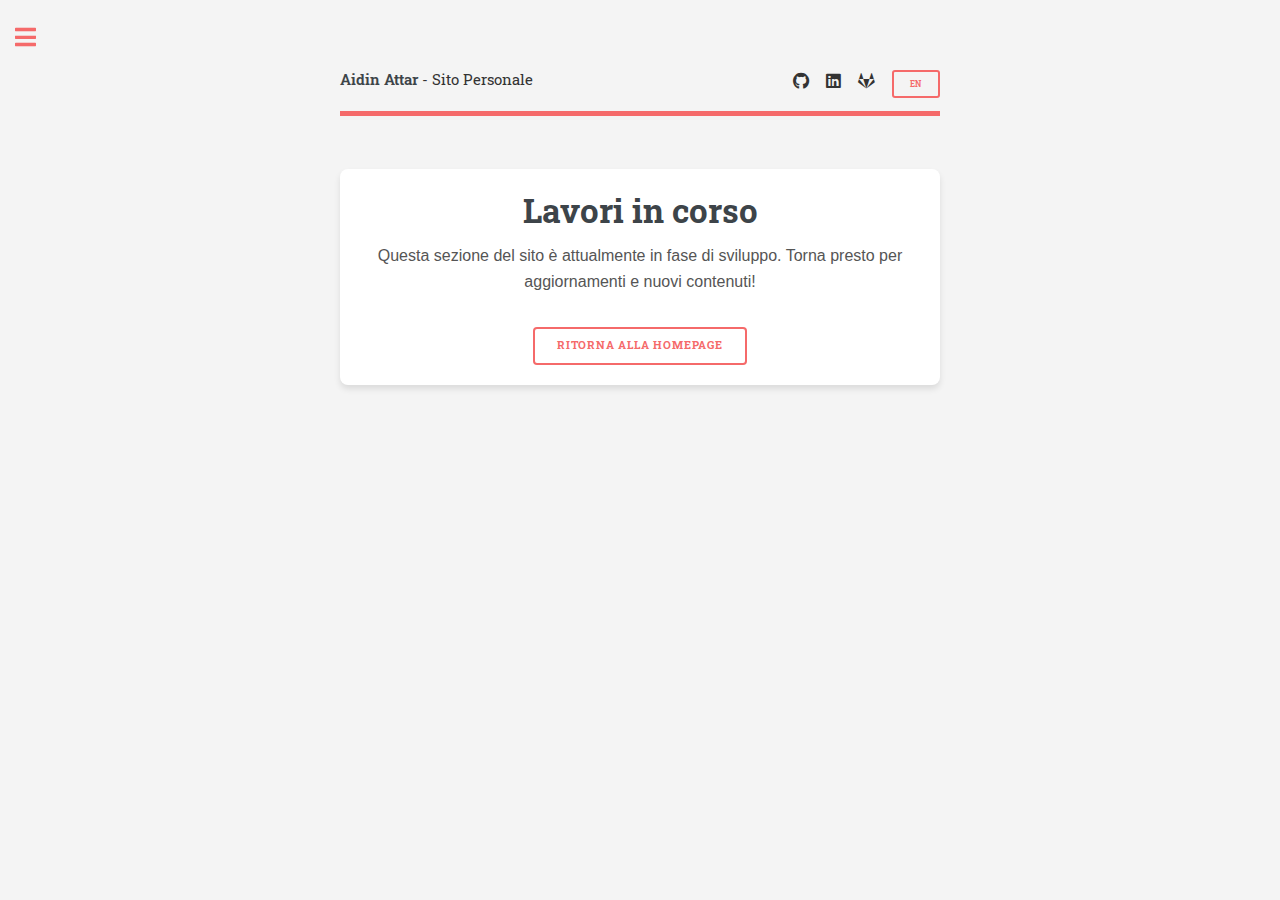
<file: projects-it.html>
<!DOCTYPE html>
<html>

<head>
    <title>Work in Progress</title>
    <meta charset="utf-8">
    <meta name="viewport" content="width=device-width, initial-scale=1, user-scalable=no">
    	    
    <!-- Favicon Links -->
    <link rel="icon" type="image/x-icon" href="images/favicon.ico/favicon.ico">
    <link rel="apple-touch-icon" sizes="57x57" href="images/favicon.ico/apple-icon-57x57.png">
    <link rel="apple-touch-icon" sizes="60x60" href="images/favicon.ico/apple-icon-60x60.png">
    <link rel="apple-touch-icon" sizes="72x72" href="images/favicon.ico/apple-icon-72x72.png">
    <link rel="apple-touch-icon" sizes="76x76" href="images/favicon.ico/apple-icon-76x76.png">
    <link rel="apple-touch-icon" sizes="114x114" href="images/favicon.ico/apple-icon-114x114.png">
    <link rel="apple-touch-icon" sizes="120x120" href="images/favicon.ico/apple-icon-120x120.png">
    <link rel="apple-touch-icon" sizes="144x144" href="images/favicon.ico/apple-icon-144x144.png">
    <link rel="apple-touch-icon" sizes="152x152" href="images/favicon.ico/apple-icon-152x152.png">
    <link rel="apple-touch-icon" sizes="180x180" href="images/favicon.ico/apple-icon-180x180.png">
    <link rel="icon" type="image/png" sizes="192x192" href="images/favicon.ico/android-icon-192x192.png">
    <link rel="icon" type="image/png" sizes="96x96" href="images/favicon.ico/favicon-96x96.png">
    <link rel="icon" type="image/png" sizes="32x32" href="images/favicon.ico/favicon-32x32.png">
    <link rel="icon" type="image/png" sizes="16x16" href="images/favicon.ico/favicon-16x16.png">
    <link rel="manifest" href="images/favicon.ico/manifest.json">
    <meta name="msapplication-config" content="images/favicon.ico/browserconfig.xml">
    <meta name="msapplication-TileColor" content="#ffffff">
    <meta name="msapplication-TileImage" content="images/favicon.ico/ms-icon-144x144.png">

    <link rel="stylesheet" href="assets/css/main.css" />
    <style>
        /* Inline styling for quick customization */
        body {
            display: flex;
            justify-content: center;
            align-items: center;
            height: 100vh;
            margin: 0;
            background-color: #f4f4f4;
            color: #333;
            font-family: Arial, sans-serif;
        }

        .container {
            text-align: center;
            max-width: 600px;
            padding: 20px;
            background: #fff;
            box-shadow: 0 4px 6px rgba(0, 0, 0, 0.1);
            border-radius: 8px;
        }

        h1 {
            font-size: 2.5em;
            margin-bottom: 10px;
        }

        p {
            font-size: 1.2em;
            color: #555;
        }

        /* .button {
            display: inline-block;
            margin-top: 20px;
            padding: 10px 20px;
            color: #fff; /* Text color (white) */
        /* background-color: #007bff; /* Background color (blue) */
        /* text-decoration: none;
            border-radius: 5px;
            font-size: 1em; */
        /* border: 1px solid #007bff; Optional: Add a border to match the background color */
        /* } */

        /* .button:hover {
            background-color: #0056b3; /* Darker blue on hover */
        /* border-color: #0056b3; Optional: Match border color on hover */
        /* } */
    </style>
</head>

<body class="is-preload">
    <!-- Wrapper -->
    <div id="wrapper">
        <!-- Main -->
        <div id="main">
            <div class="inner">
                <!-- Header -->
                <header id="header">
                    <a href="index-it.html" class="logo"><strong>Aidin Attar</strong> - Sito Personale</a>
                    <ul class="icons">
                        <li><a href="https://github.com/aidinattar" class="icon brands fa-github"><span
                                    class="label">GitHub</span></a></li>
                        <li><a href="https://linkedin.com/in/aidinattar" class="icon brands fa-linkedin"><span
                                    class="label">LinkedIn</span></a></li>
                        <li><a href="https://gitlab.com/aidinattar" class="icon brands fa-gitlab"><span
                                    class="label">GitLab</span></a></li>
                        <!-- <li><a href="https://twitter.com" class="icon brands fa-twitter"><span class="label">Twitter</span></a></li> -->
                        <!-- <li><a href="https://facebook.com" class="icon brands fa-facebook-f"><span class="label">Facebook</span></a></li> -->
                        <li><a href="projects.html" class="button small">EN</a></li>
                    </ul>
                </header>

                <!-- Content -->
                <section>
                    <div class="container">
                        <h1>Lavori in corso</h1>
                        <p>Questa sezione del sito è attualmente in fase di sviluppo. Torna presto per aggiornamenti e
                            nuovi contenuti!</p>
                        <a href="index-it.html" class="button">Ritorna alla homepage</a>
                    </div>
                </section>
            </div>
        </div>

        <!-- Sidebar -->
        <div id="sidebar">
            <div class="inner">
                <!-- Search -->

				<form method="get" action="search.html">
					<input type="text" name="query" id="query" placeholder="Search" />
				</form>
				<!-- <section id="search" class="alt">
					<form method="post" action="#">
						<input type="text" name="query" id="query" placeholder="Search" />
					</form>
				</section> -->                <!-- Menu -->
                <nav id="menu">
                    <header class="major">
                        <h2>Menu</h2>
                    </header>
                    <ul>
                        <li>
                            <span class="opener"><a href="index-it.html">Homepage</a></span>
                            <ul>
                                <li><a href="index-it.html#banner">Introduzione</a></li>
								<li><a href="index-it.html#features">Caratteristiche</a></li>
                                <li><a href="index-it.html#experience">Esperienza</a></li>
                                <li><a href="index-it.html#education">Formazione</a></li>
                                <li><a href="index-it.html#skills">Competenze</a></li>
                                <li><a href="index-it.html#interests">Interessi</a></li>
                                <!-- <li><a href="#awards">Premi</a></li> -->
                            </ul>
                        </li>
                        <li><a href="projects-it.html">Progetti</a></li>
                        <li><a href="contacts-it.html">Contatti</a></li>
                    </ul>
                </nav>
                <!-- Footer -->
                <footer id="footer">
                    <p class="copyright">
                        &copy; 2024 Aidin Attar. Tutti i diritti riservati. Immagini: <a
                            href="https://unsplash.com">Unsplash</a>.
                        Design: <a href="https://html5up.net">HTML5 UP</a>. Realizzato con ❤️ da <a
                            href="https://github.com/aidinattar">Aidin Attar</a>.
                    </p>
                </footer>
            </div>
        </div>
    </div>

    <!-- Scripts -->
    <script src="assets/js/jquery.min.js"></script>
    <script src="assets/js/browser.min.js"></script>
    <script src="assets/js/breakpoints.min.js"></script>
    <script src="assets/js/util.js"></script>
    <script src="assets/js/main.js"></script>
</body>

</html>
</file>
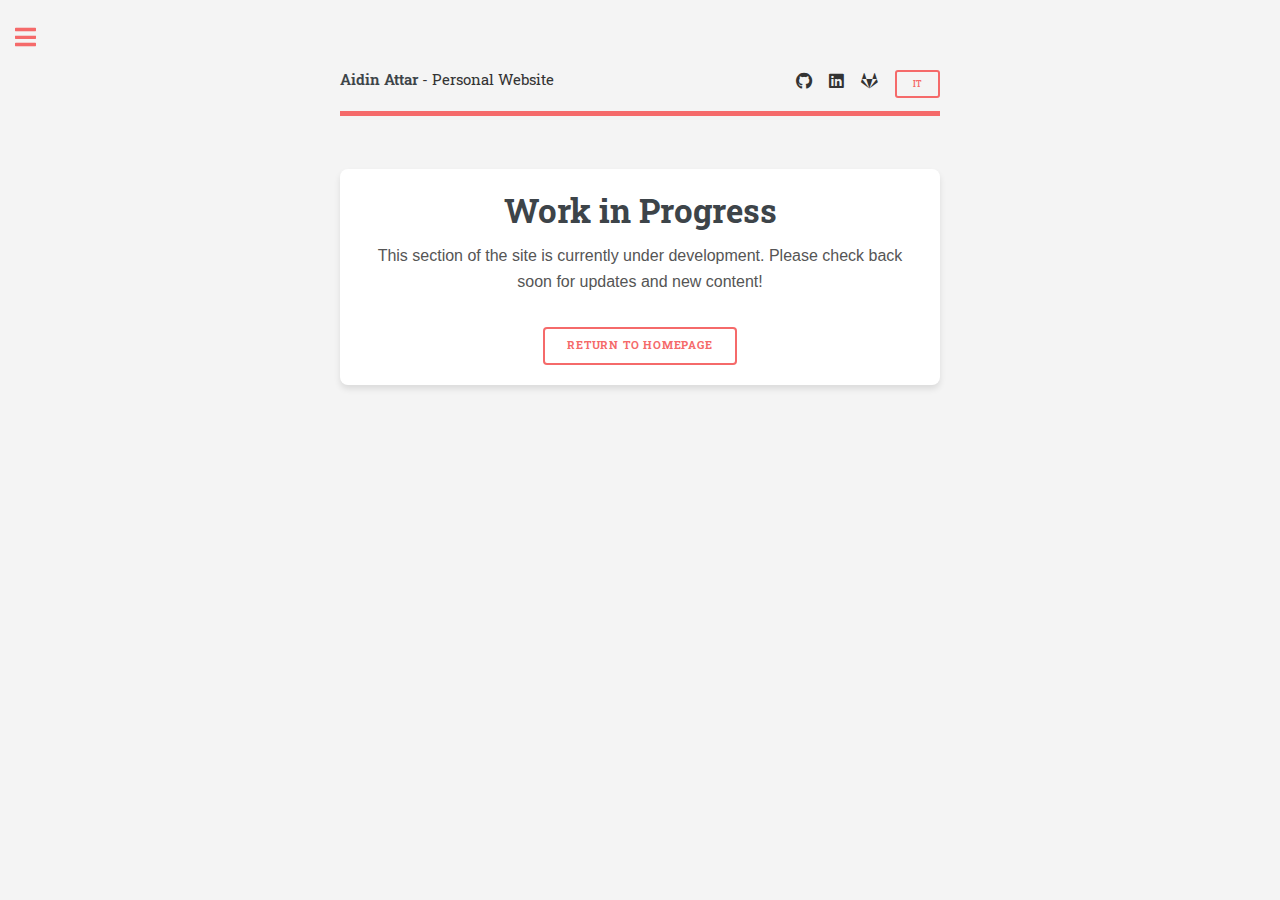
<file: projects.html>
<!DOCTYPE html>
<html>

<head>
    <title>Work in Progress</title>
    <meta charset="utf-8">
    <meta name="viewport" content="width=device-width, initial-scale=1, user-scalable=no">
    	    
    <!-- Favicon Links -->
    <link rel="icon" type="image/x-icon" href="images/favicon.ico/favicon.ico">
    <link rel="apple-touch-icon" sizes="57x57" href="images/favicon.ico/apple-icon-57x57.png">
    <link rel="apple-touch-icon" sizes="60x60" href="images/favicon.ico/apple-icon-60x60.png">
    <link rel="apple-touch-icon" sizes="72x72" href="images/favicon.ico/apple-icon-72x72.png">
    <link rel="apple-touch-icon" sizes="76x76" href="images/favicon.ico/apple-icon-76x76.png">
    <link rel="apple-touch-icon" sizes="114x114" href="images/favicon.ico/apple-icon-114x114.png">
    <link rel="apple-touch-icon" sizes="120x120" href="images/favicon.ico/apple-icon-120x120.png">
    <link rel="apple-touch-icon" sizes="144x144" href="images/favicon.ico/apple-icon-144x144.png">
    <link rel="apple-touch-icon" sizes="152x152" href="images/favicon.ico/apple-icon-152x152.png">
    <link rel="apple-touch-icon" sizes="180x180" href="images/favicon.ico/apple-icon-180x180.png">
    <link rel="icon" type="image/png" sizes="192x192" href="images/favicon.ico/android-icon-192x192.png">
    <link rel="icon" type="image/png" sizes="96x96" href="images/favicon.ico/favicon-96x96.png">
    <link rel="icon" type="image/png" sizes="32x32" href="images/favicon.ico/favicon-32x32.png">
    <link rel="icon" type="image/png" sizes="16x16" href="images/favicon.ico/favicon-16x16.png">
    <link rel="manifest" href="images/favicon.ico/manifest.json">
    <meta name="msapplication-config" content="images/favicon.ico/browserconfig.xml">
    <meta name="msapplication-TileColor" content="#ffffff">
    <meta name="msapplication-TileImage" content="images/favicon.ico/ms-icon-144x144.png">

    <link rel="stylesheet" href="assets/css/main.css" />
    <style>
        /* Inline styling for quick customization */
        body {
            display: flex;
            justify-content: center;
            align-items: center;
            height: 100vh;
            margin: 0;
            background-color: #f4f4f4;
            color: #333;
            font-family: Arial, sans-serif;
        }

        .container {
            text-align: center;
            max-width: 600px;
            padding: 20px;
            background: #fff;
            box-shadow: 0 4px 6px rgba(0, 0, 0, 0.1);
            border-radius: 8px;
        }

        h1 {
            font-size: 2.5em;
            margin-bottom: 10px;
        }

        p {
            font-size: 1.2em;
            color: #555;
        }
    </style>
</head>

<body class="is-preload">
    <!-- Wrapper -->
    <div id="wrapper">
        <!-- Main -->
        <div id="main">
            <div class="inner">
                <!-- Header -->
                <header id="header">
                    <a href="index.html" class="logo"><strong>Aidin Attar</strong> - Personal Website</a>
                    <ul class="icons">
                        <li><a href="https://github.com/aidinattar" class="icon brands fa-github"><span
                                    class="label">GitHub</span></a></li>
                        <li><a href="https://linkedin.com/in/aidinattar" class="icon brands fa-linkedin"><span
                                    class="label">LinkedIn</span></a></li>
                        <li><a href="https://gitlab.com/aidinattar" class="icon brands fa-gitlab"><span
                                    class="label">GitLab</span></a></li>
                        <!-- <li><a href="https://twitter.com" class="icon brands fa-twitter"><span class="label">Twitter</span></a></li> -->
                        <!-- <li><a href="https://facebook.com" class="icon brands fa-facebook-f"><span class="label">Facebook</span></a></li> -->
                        <li><a href="projects-it.html" class="button small">IT</a></li>
                    </ul>
                </header>

                <!-- Content -->
                <section>
                    <div class="container">
                        <h1>Work in Progress</h1>
                        <p>This section of the site is currently under development. Please check back soon for updates
                            and new content!</p>
                        <a href="index.html" class="button">Return to Homepage</a>
                    </div>
                </section>
            </div>
        </div>

		<!-- Sidebar -->
		<div id="sidebar">
			<div class="inner">
				<!-- Search -->

				<form method="get" action="search.html">
					<input type="text" name="query" id="query" placeholder="Search" />
				</form>
				<!-- <section id="search" class="alt">
					<form method="post" action="#">
						<input type="text" name="query" id="query" placeholder="Search" />
					</form>
				</section> -->				<!-- Menu -->
				<nav id="menu">
					<header class="major">
						<h2>Menu</h2>
					</header>
					<ul>
						<li>
							<span class="opener"><a href="index.html">Homepage</a></span>
							<ul>
                                <li><a href="index.html#banner">Introduction</a></li>
								<li><a href="index.html#features">Features</a></li>
								<li><a href="index.html#experience">Experience</a></li>
								<li><a href="index.html#education">Education</a></li>
								<li><a href="index.html#skills">Skills</a></li>
								<li><a href="index.html#interests">Interests</a></li>
								<!-- <li><a href="#awards">Awards</a></li> -->
							</ul>
						</li>
						<li><a href="projects.html">Projects</a></li>
						<li><a href="blog.html">Blog</a></li>
						<li><a href="contacts.html">Contacts</a></li>
					</ul>
				</nav>

                <!-- Footer -->
				<footer id="footer">
					<p class="copyright">
						&copy; 2024 Aidin Attar. All rights reserved. Images: <a
							href="https://unsplash.com">Unsplash</a>.
						Design: <a href="https://html5up.net">HTML5 UP</a>. Built with ❤️ by <a
							href="https://github.com/aidinattar">Aidin Attar</a>.
					</p>
				</footer>
			</div>
		</div>
    </div>

    <!-- Scripts -->
    <script src="assets/js/jquery.min.js"></script>
    <script src="assets/js/browser.min.js"></script>
    <script src="assets/js/breakpoints.min.js"></script>
    <script src="assets/js/util.js"></script>
    <script src="assets/js/main.js"></script>
</body>

</html>
</file>
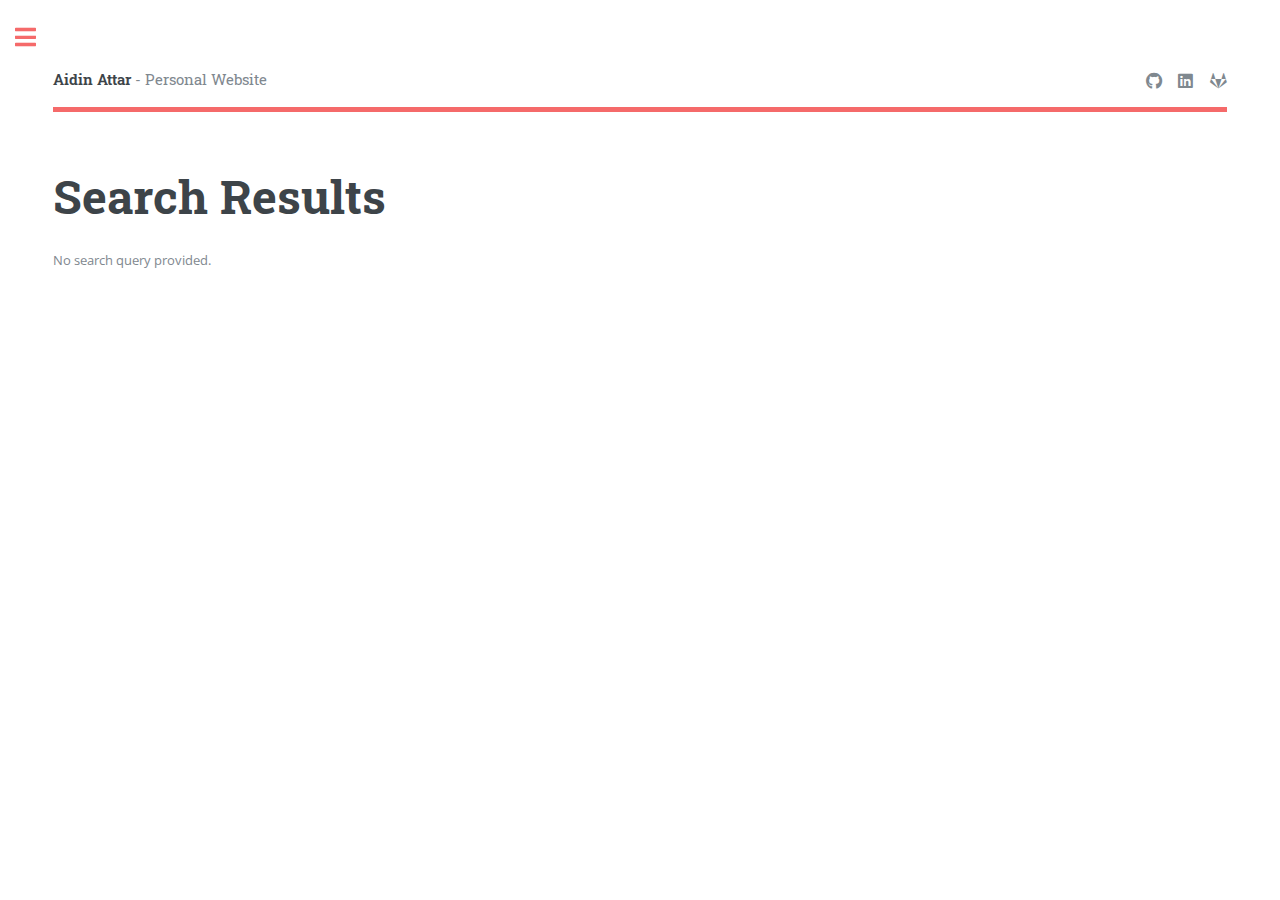
<file: search.html>
<!DOCTYPE html>
<html lang="en">

<head>
    <meta charset="UTF-8">
    <meta name="viewport" content="width=device-width, initial-scale=1.0">
    <title>Search Results - Aidin Attar</title>
    <link rel="stylesheet" href="assets/css/main.css">
    <!-- Favicon Links -->
    <link rel="icon" type="image/x-icon" href="images/favicon.ico/favicon.ico">
    <link rel="apple-touch-icon" sizes="57x57" href="images/favicon.ico/apple-icon-57x57.png">
    <link rel="apple-touch-icon" sizes="60x60" href="images/favicon.ico/apple-icon-60x60.png">
    <link rel="apple-touch-icon" sizes="72x72" href="images/favicon.ico/apple-icon-72x72.png">
    <link rel="apple-touch-icon" sizes="76x76" href="images/favicon.ico/apple-icon-76x76.png">
    <link rel="apple-touch-icon" sizes="114x114" href="images/favicon.ico/apple-icon-114x114.png">
    <link rel="apple-touch-icon" sizes="120x120" href="images/favicon.ico/apple-icon-120x120.png">
    <link rel="apple-touch-icon" sizes="144x144" href="images/favicon.ico/apple-icon-144x144.png">
    <link rel="apple-touch-icon" sizes="152x152" href="images/favicon.ico/apple-icon-152x152.png">
    <link rel="apple-touch-icon" sizes="180x180" href="images/favicon.ico/apple-icon-180x180.png">
    <link rel="icon" type="image/png" sizes="192x192" href="images/favicon.ico/android-icon-192x192.png">
    <link rel="icon" type="image/png" sizes="96x96" href="images/favicon.ico/favicon-96x96.png">
    <link rel="icon" type="image/png" sizes="32x32" href="images/favicon.ico/favicon-32x32.png">
    <link rel="icon" type="image/png" sizes="16x16" href="images/favicon.ico/favicon-16x16.png">
    <link rel="manifest" href="images/favicon.ico/manifest.json">
    <meta name="msapplication-config" content="images/favicon.ico/browserconfig.xml">
    <meta name="msapplication-TileColor" content="#ffffff">
    <meta name="msapplication-TileImage" content="images/favicon.ico/ms-icon-144x144.png">

    <style>
        /* Additional styling for search results */
        .search-results {
            margin-top: 20px;
        }

        .search-results .result-item {
            background: #fff;
            padding: 15px;
            margin-bottom: 10px;
            border-radius: 5px;
            box-shadow: 0 2px 4px rgba(0, 0, 0, 0.1);
        }

        .search-results .result-item h3 {
            margin-top: 0;
        }

        .search-results .result-item p {
            margin-bottom: 0;
            color: #555;
        }
    </style>
</head>

<body class="is-preload">
    <!-- Wrapper -->
    <div id="wrapper">
        <!-- Main -->
        <div id="main">
            <div class="inner">
                <!-- Header -->
                <header id="header">
                    <a href="index.html" class="logo"><strong>Aidin Attar</strong> - Personal Website</a>
                    <ul class="icons">
                        <li><a href="https://github.com/aidinattar" class="icon brands fa-github"><span
                                    class="label">GitHub</span></a></li>
                        <li><a href="https://linkedin.com/in/aidinattar" class="icon brands fa-linkedin"><span
                                    class="label">LinkedIn</span></a></li>
                        <li><a href="https://gitlab.com/aidinattar" class="icon brands fa-gitlab"><span
                                    class="label">GitLab</span></a></li>
                        <!-- <li><a href="projects-it.html" class="button small">IT</a></li> -->
                    </ul>
                </header>

                <!-- Search Results Section -->
                <section>
                    <h1>Search Results</h1>
                    <div id="search-results" class="search-results">
                        <!-- Search results will be dynamically inserted here -->
                    </div>
                </section>
            </div>
        </div>

        <!-- Sidebar -->
        <div id="sidebar">
            <div class="inner">
                <!-- Search -->
                <section id="search" class="alt">
                    <form method="get" action="search.html">
                        <input type="text" name="query" id="query" placeholder="Search" />
                    </form>
                </section>
                <!-- Menu -->
                <nav id="menu">
                    <header class="major">
                        <h2>Menu</h2>
                    </header>
                    <ul>
                        <li>
                            <span class="opener"><a href="index.html">Homepage</a></span>
                            <ul>
                                <li><a href="index.html#banner">Introduction</a></li>
                                <li><a href="index.html#features">Features</a></li>
                                <li><a href="index.html#experience">Experience</a></li>
                                <li><a href="index.html#education">Education</a></li>
                                <li><a href="index.html#skills">Skills</a></li>
                                <li><a href="index.html#interests">Interests</a></li>
                                <!-- <li><a href="#awards">Awards</a></li> -->
                            </ul>
                        </li>
                        <li><a href="projects.html">Projects</a></li>
                        <li><a href="blog.html">Blog</a></li>
                        <li><a href="contacts.html">Contacts</a></li>
                    </ul>
                </nav>
                <!-- Footer -->
                <footer id="footer">
                    <p class="copyright">
                        &copy; 2024 Aidin Attar. All rights reserved. Images: <a
                            href="https://unsplash.com">Unsplash</a>.
                        Design: <a href="https://html5up.net">HTML5 UP</a>. Built with ❤️ by <a
                            href="https://github.com/aidinattar">Aidin Attar</a>.
                    </p>
                </footer>
            </div>
        </div>
    </div>

    <!-- Scripts -->
    <script src="assets/js/jquery.min.js"></script>
    <script src="assets/js/browser.min.js"></script>
    <script src="assets/js/breakpoints.min.js"></script>
    <script src="assets/js/util.js"></script>
    <script src="assets/js/main.js"></script>

    <!-- Search Script -->
    <script>
        // Get the search query from the URL
        const urlParams = new URLSearchParams(window.location.search);
        const query = urlParams.get('query');

        // Display the search query and results
        const searchResults = document.getElementById('search-results');

        fetch('files/data.json')
            .then(response => response.json())
            .then(data => {
                const query = new URLSearchParams(window.location.search).get('query');
                const searchResults = document.getElementById('search-results');

                if (query) {
                    const filteredResults = data.posts.filter(item =>
                        item.title.toLowerCase().includes(query.toLowerCase()) ||
                        (item.review && item.review.toLowerCase().includes(query.toLowerCase()))
                    );

                    if (filteredResults.length > 0) {
                        filteredResults.forEach(result => {
                            searchResults.innerHTML += `
                        <div class="result-item">
                            <h3><a href="${result.letterboxdLink}" target="_blank">${result.title}</a></h3>
                            <p>${result.review.substring(0, 150)}...</p>
                        </div>
                    `;
                        });
                    } else {
                        searchResults.innerHTML = `<p>No results found for your search.</p>`;
                    }
                } else {
                    searchResults.innerHTML = `<p>No search query provided.</p>`;
                }
            })
            .catch(error => console.error('Error loading data:', error));
    </script>
</body>

</html>
</file>
<file: assets/css/main.css>
@import url(fontawesome-all.min.css);
@import url("https://fonts.googleapis.com/css?family=Open+Sans:400,600,400italic,600italic|Roboto+Slab:400,700");
/*
	Editorial by HTML5 UP
	html5up.net | @ajlkn
	Free for personal and commercial use under the CCA 3.0 license (html5up.net/license)
*/
html, body, div, span, applet, object,
iframe, h1, h2, h3, h4, h5, h6, p, blockquote,
pre, a, abbr, acronym, address, big, cite,
code, del, dfn, em, img, ins, kbd, q, s, samp,
small, strike, strong, sub, sup, tt, var, b,
u, i, center, dl, dt, dd, ol, ul, li, fieldset,
form, label, legend, table, caption, tbody,
tfoot, thead, tr, th, td, article, aside,
canvas, details, embed, figure, figcaption,
footer, header, hgroup, menu, nav, output, ruby,
section, summary, time, mark, audio, video {
  margin: 0;
  padding: 0;
  border: 0;
  font-size: 100%;
  font: inherit;
  vertical-align: baseline; }

article, aside, details, figcaption, figure,
footer, header, hgroup, menu, nav, section {
  display: block; }

body {
  line-height: 1; }

ol, ul {
  list-style: none; }

blockquote, q {
  quotes: none; }
  blockquote:before, blockquote:after, q:before, q:after {
    content: '';
    content: none; }

table {
  border-collapse: collapse;
  border-spacing: 0; }

body {
  -webkit-text-size-adjust: none; }

mark {
  background-color: transparent;
  color: inherit; }

input::-moz-focus-inner {
  border: 0;
  padding: 0; }

input, select, textarea {
  -moz-appearance: none;
  -webkit-appearance: none;
  -ms-appearance: none;
  appearance: none; }

/* Basic */
@-ms-viewport {
  width: device-width; }

body {
  -ms-overflow-style: scrollbar; }

@media screen and (max-width: 480px) {
  html, body {
    min-width: 320px; } }

html {
  box-sizing: border-box; }

*, *:before, *:after {
  box-sizing: inherit; }

body {
  background: #ffffff; }
  body.is-preload *, body.is-preload *:before, body.is-preload *:after, body.is-resizing *, body.is-resizing *:before, body.is-resizing *:after {
    -moz-animation: none !important;
    -webkit-animation: none !important;
    -ms-animation: none !important;
    animation: none !important;
    -moz-transition: none !important;
    -webkit-transition: none !important;
    -ms-transition: none !important;
    transition: none !important; }

/* Type */
body, input, select, textarea {
  color: #7f888f;
  font-family: "Open Sans", sans-serif;
  font-size: 13pt;
  font-weight: 400;
  line-height: 1.65; }
  @media screen and (max-width: 1680px) {
    body, input, select, textarea {
      font-size: 11pt; } }
  @media screen and (max-width: 1280px) {
    body, input, select, textarea {
      font-size: 10pt; } }
  @media screen and (max-width: 360px) {
    body, input, select, textarea {
      font-size: 9pt; } }

a {
  -moz-transition: color 0.2s ease-in-out, border-bottom-color 0.2s ease-in-out;
  -webkit-transition: color 0.2s ease-in-out, border-bottom-color 0.2s ease-in-out;
  -ms-transition: color 0.2s ease-in-out, border-bottom-color 0.2s ease-in-out;
  transition: color 0.2s ease-in-out, border-bottom-color 0.2s ease-in-out;
  border-bottom: dotted 1px;
  color: #f56a6a;
  text-decoration: none; }
  a:hover {
    border-bottom-color: #f56a6a;
    color: #f56a6a !important; }
    a:hover strong {
      color: inherit; }

strong, b {
  color: #3d4449;
  font-weight: 600; }

em, i {
  font-style: italic; }

p {
  margin: 0 0 2em 0; }

h1, h2, h3, h4, h5, h6 {
  color: #3d4449;
  font-family: "Roboto Slab", serif;
  font-weight: 700;
  line-height: 1.5;
  margin: 0 0 1em 0; }
  h1 a, h2 a, h3 a, h4 a, h5 a, h6 a {
    color: inherit;
    text-decoration: none;
    border-bottom: 0; }

h1 {
  font-size: 4em;
  margin: 0 0 0.5em 0;
  line-height: 1.3; }

h2 {
  font-size: 1.75em; }

h3 {
  font-size: 1.25em; }

h4 {
  font-size: 1.1em; }

h5 {
  font-size: 0.9em; }

h6 {
  font-size: 0.7em; }

@media screen and (max-width: 1680px) {
  h1 {
    font-size: 3.5em; } }

@media screen and (max-width: 980px) {
  h1 {
    font-size: 3.25em; } }

@media screen and (max-width: 736px) {
  h1 {
    font-size: 2em;
    line-height: 1.4; }
  h2 {
    font-size: 1.5em; } }

sub {
  font-size: 0.8em;
  position: relative;
  top: 0.5em; }

sup {
  font-size: 0.8em;
  position: relative;
  top: -0.5em; }

blockquote {
  border-left: solid 3px rgba(210, 215, 217, 0.75);
  font-style: italic;
  margin: 0 0 2em 0;
  padding: 0.5em 0 0.5em 2em; }

code {
  background: rgba(230, 235, 237, 0.25);
  border-radius: 0.375em;
  border: solid 1px rgba(210, 215, 217, 0.75);
  font-family: "Courier New", monospace;
  font-size: 0.9em;
  margin: 0 0.25em;
  padding: 0.25em 0.65em; }

pre {
  -webkit-overflow-scrolling: touch;
  font-family: "Courier New", monospace;
  font-size: 0.9em;
  margin: 0 0 2em 0; }
  pre code {
    display: block;
    line-height: 1.75;
    padding: 1em 1.5em;
    overflow-x: auto; }

hr {
  border: 0;
  border-bottom: solid 1px rgba(210, 215, 217, 0.75);
  margin: 2em 0; }
  hr.major {
    margin: 3em 0; }

.align-left {
  text-align: left; }

.align-center {
  text-align: center; }

.align-right {
  text-align: right; }

/* Row */
.row {
  display: flex;
  flex-wrap: wrap;
  box-sizing: border-box;
  align-items: stretch; }
  .row > * {
    box-sizing: border-box; }
  .row.gtr-uniform > * > :last-child {
    margin-bottom: 0; }
  .row.aln-left {
    justify-content: flex-start; }
  .row.aln-center {
    justify-content: center; }
  .row.aln-right {
    justify-content: flex-end; }
  .row.aln-top {
    align-items: flex-start; }
  .row.aln-middle {
    align-items: center; }
  .row.aln-bottom {
    align-items: flex-end; }
  .row > .imp {
    order: -1; }
  .row > .col-1 {
    width: 8.33333%; }
  .row > .off-1 {
    margin-left: 8.33333%; }
  .row > .col-2 {
    width: 16.66667%; }
  .row > .off-2 {
    margin-left: 16.66667%; }
  .row > .col-3 {
    width: 25%; }
  .row > .off-3 {
    margin-left: 25%; }
  .row > .col-4 {
    width: 33.33333%; }
  .row > .off-4 {
    margin-left: 33.33333%; }
  .row > .col-5 {
    width: 41.66667%; }
  .row > .off-5 {
    margin-left: 41.66667%; }
  .row > .col-6 {
    width: 50%; }
  .row > .off-6 {
    margin-left: 50%; }
  .row > .col-7 {
    width: 58.33333%; }
  .row > .off-7 {
    margin-left: 58.33333%; }
  .row > .col-8 {
    width: 66.66667%; }
  .row > .off-8 {
    margin-left: 66.66667%; }
  .row > .col-9 {
    width: 75%; }
  .row > .off-9 {
    margin-left: 75%; }
  .row > .col-10 {
    width: 83.33333%; }
  .row > .off-10 {
    margin-left: 83.33333%; }
  .row > .col-11 {
    width: 91.66667%; }
  .row > .off-11 {
    margin-left: 91.66667%; }
  .row > .col-12 {
    width: 100%; }
  .row > .off-12 {
    margin-left: 100%; }
  .row.gtr-0 {
    margin-top: 0;
    margin-left: 0em; }
    .row.gtr-0 > * {
      padding: 0 0 0 0em; }
    .row.gtr-0.gtr-uniform {
      margin-top: 0em; }
      .row.gtr-0.gtr-uniform > * {
        padding-top: 0em; }
  .row.gtr-25 {
    margin-top: 0;
    margin-left: -0.375em; }
    .row.gtr-25 > * {
      padding: 0 0 0 0.375em; }
    .row.gtr-25.gtr-uniform {
      margin-top: -0.375em; }
      .row.gtr-25.gtr-uniform > * {
        padding-top: 0.375em; }
  .row.gtr-50 {
    margin-top: 0;
    margin-left: -0.75em; }
    .row.gtr-50 > * {
      padding: 0 0 0 0.75em; }
    .row.gtr-50.gtr-uniform {
      margin-top: -0.75em; }
      .row.gtr-50.gtr-uniform > * {
        padding-top: 0.75em; }
  .row {
    margin-top: 0;
    margin-left: -1.5em; }
    .row > * {
      padding: 0 0 0 1.5em; }
    .row.gtr-uniform {
      margin-top: -1.5em; }
      .row.gtr-uniform > * {
        padding-top: 1.5em; }
  .row.gtr-150 {
    margin-top: 0;
    margin-left: -2.25em; }
    .row.gtr-150 > * {
      padding: 0 0 0 2.25em; }
    .row.gtr-150.gtr-uniform {
      margin-top: -2.25em; }
      .row.gtr-150.gtr-uniform > * {
        padding-top: 2.25em; }
  .row.gtr-200 {
    margin-top: 0;
    margin-left: -3em; }
    .row.gtr-200 > * {
      padding: 0 0 0 3em; }
    .row.gtr-200.gtr-uniform {
      margin-top: -3em; }
      .row.gtr-200.gtr-uniform > * {
        padding-top: 3em; }
  @media screen and (max-width: 1680px) {
    .row {
      display: flex;
      flex-wrap: wrap;
      box-sizing: border-box;
      align-items: stretch; }
      .row > * {
        box-sizing: border-box; }
      .row.gtr-uniform > * > :last-child {
        margin-bottom: 0; }
      .row.aln-left {
        justify-content: flex-start; }
      .row.aln-center {
        justify-content: center; }
      .row.aln-right {
        justify-content: flex-end; }
      .row.aln-top {
        align-items: flex-start; }
      .row.aln-middle {
        align-items: center; }
      .row.aln-bottom {
        align-items: flex-end; }
      .row > .imp-xlarge {
        order: -1; }
      .row > .col-1-xlarge {
        width: 8.33333%; }
      .row > .off-1-xlarge {
        margin-left: 8.33333%; }
      .row > .col-2-xlarge {
        width: 16.66667%; }
      .row > .off-2-xlarge {
        margin-left: 16.66667%; }
      .row > .col-3-xlarge {
        width: 25%; }
      .row > .off-3-xlarge {
        margin-left: 25%; }
      .row > .col-4-xlarge {
        width: 33.33333%; }
      .row > .off-4-xlarge {
        margin-left: 33.33333%; }
      .row > .col-5-xlarge {
        width: 41.66667%; }
      .row > .off-5-xlarge {
        margin-left: 41.66667%; }
      .row > .col-6-xlarge {
        width: 50%; }
      .row > .off-6-xlarge {
        margin-left: 50%; }
      .row > .col-7-xlarge {
        width: 58.33333%; }
      .row > .off-7-xlarge {
        margin-left: 58.33333%; }
      .row > .col-8-xlarge {
        width: 66.66667%; }
      .row > .off-8-xlarge {
        margin-left: 66.66667%; }
      .row > .col-9-xlarge {
        width: 75%; }
      .row > .off-9-xlarge {
        margin-left: 75%; }
      .row > .col-10-xlarge {
        width: 83.33333%; }
      .row > .off-10-xlarge {
        margin-left: 83.33333%; }
      .row > .col-11-xlarge {
        width: 91.66667%; }
      .row > .off-11-xlarge {
        margin-left: 91.66667%; }
      .row > .col-12-xlarge {
        width: 100%; }
      .row > .off-12-xlarge {
        margin-left: 100%; }
      .row.gtr-0 {
        margin-top: 0;
        margin-left: 0em; }
        .row.gtr-0 > * {
          padding: 0 0 0 0em; }
        .row.gtr-0.gtr-uniform {
          margin-top: 0em; }
          .row.gtr-0.gtr-uniform > * {
            padding-top: 0em; }
      .row.gtr-25 {
        margin-top: 0;
        margin-left: -0.375em; }
        .row.gtr-25 > * {
          padding: 0 0 0 0.375em; }
        .row.gtr-25.gtr-uniform {
          margin-top: -0.375em; }
          .row.gtr-25.gtr-uniform > * {
            padding-top: 0.375em; }
      .row.gtr-50 {
        margin-top: 0;
        margin-left: -0.75em; }
        .row.gtr-50 > * {
          padding: 0 0 0 0.75em; }
        .row.gtr-50.gtr-uniform {
          margin-top: -0.75em; }
          .row.gtr-50.gtr-uniform > * {
            padding-top: 0.75em; }
      .row {
        margin-top: 0;
        margin-left: -1.5em; }
        .row > * {
          padding: 0 0 0 1.5em; }
        .row.gtr-uniform {
          margin-top: -1.5em; }
          .row.gtr-uniform > * {
            padding-top: 1.5em; }
      .row.gtr-150 {
        margin-top: 0;
        margin-left: -2.25em; }
        .row.gtr-150 > * {
          padding: 0 0 0 2.25em; }
        .row.gtr-150.gtr-uniform {
          margin-top: -2.25em; }
          .row.gtr-150.gtr-uniform > * {
            padding-top: 2.25em; }
      .row.gtr-200 {
        margin-top: 0;
        margin-left: -3em; }
        .row.gtr-200 > * {
          padding: 0 0 0 3em; }
        .row.gtr-200.gtr-uniform {
          margin-top: -3em; }
          .row.gtr-200.gtr-uniform > * {
            padding-top: 3em; } }
  @media screen and (max-width: 1280px) {
    .row {
      display: flex;
      flex-wrap: wrap;
      box-sizing: border-box;
      align-items: stretch; }
      .row > * {
        box-sizing: border-box; }
      .row.gtr-uniform > * > :last-child {
        margin-bottom: 0; }
      .row.aln-left {
        justify-content: flex-start; }
      .row.aln-center {
        justify-content: center; }
      .row.aln-right {
        justify-content: flex-end; }
      .row.aln-top {
        align-items: flex-start; }
      .row.aln-middle {
        align-items: center; }
      .row.aln-bottom {
        align-items: flex-end; }
      .row > .imp-large {
        order: -1; }
      .row > .col-1-large {
        width: 8.33333%; }
      .row > .off-1-large {
        margin-left: 8.33333%; }
      .row > .col-2-large {
        width: 16.66667%; }
      .row > .off-2-large {
        margin-left: 16.66667%; }
      .row > .col-3-large {
        width: 25%; }
      .row > .off-3-large {
        margin-left: 25%; }
      .row > .col-4-large {
        width: 33.33333%; }
      .row > .off-4-large {
        margin-left: 33.33333%; }
      .row > .col-5-large {
        width: 41.66667%; }
      .row > .off-5-large {
        margin-left: 41.66667%; }
      .row > .col-6-large {
        width: 50%; }
      .row > .off-6-large {
        margin-left: 50%; }
      .row > .col-7-large {
        width: 58.33333%; }
      .row > .off-7-large {
        margin-left: 58.33333%; }
      .row > .col-8-large {
        width: 66.66667%; }
      .row > .off-8-large {
        margin-left: 66.66667%; }
      .row > .col-9-large {
        width: 75%; }
      .row > .off-9-large {
        margin-left: 75%; }
      .row > .col-10-large {
        width: 83.33333%; }
      .row > .off-10-large {
        margin-left: 83.33333%; }
      .row > .col-11-large {
        width: 91.66667%; }
      .row > .off-11-large {
        margin-left: 91.66667%; }
      .row > .col-12-large {
        width: 100%; }
      .row > .off-12-large {
        margin-left: 100%; }
      .row.gtr-0 {
        margin-top: 0;
        margin-left: 0em; }
        .row.gtr-0 > * {
          padding: 0 0 0 0em; }
        .row.gtr-0.gtr-uniform {
          margin-top: 0em; }
          .row.gtr-0.gtr-uniform > * {
            padding-top: 0em; }
      .row.gtr-25 {
        margin-top: 0;
        margin-left: -0.375em; }
        .row.gtr-25 > * {
          padding: 0 0 0 0.375em; }
        .row.gtr-25.gtr-uniform {
          margin-top: -0.375em; }
          .row.gtr-25.gtr-uniform > * {
            padding-top: 0.375em; }
      .row.gtr-50 {
        margin-top: 0;
        margin-left: -0.75em; }
        .row.gtr-50 > * {
          padding: 0 0 0 0.75em; }
        .row.gtr-50.gtr-uniform {
          margin-top: -0.75em; }
          .row.gtr-50.gtr-uniform > * {
            padding-top: 0.75em; }
      .row {
        margin-top: 0;
        margin-left: -1.5em; }
        .row > * {
          padding: 0 0 0 1.5em; }
        .row.gtr-uniform {
          margin-top: -1.5em; }
          .row.gtr-uniform > * {
            padding-top: 1.5em; }
      .row.gtr-150 {
        margin-top: 0;
        margin-left: -2.25em; }
        .row.gtr-150 > * {
          padding: 0 0 0 2.25em; }
        .row.gtr-150.gtr-uniform {
          margin-top: -2.25em; }
          .row.gtr-150.gtr-uniform > * {
            padding-top: 2.25em; }
      .row.gtr-200 {
        margin-top: 0;
        margin-left: -3em; }
        .row.gtr-200 > * {
          padding: 0 0 0 3em; }
        .row.gtr-200.gtr-uniform {
          margin-top: -3em; }
          .row.gtr-200.gtr-uniform > * {
            padding-top: 3em; } }
  @media screen and (max-width: 980px) {
    .row {
      display: flex;
      flex-wrap: wrap;
      box-sizing: border-box;
      align-items: stretch; }
      .row > * {
        box-sizing: border-box; }
      .row.gtr-uniform > * > :last-child {
        margin-bottom: 0; }
      .row.aln-left {
        justify-content: flex-start; }
      .row.aln-center {
        justify-content: center; }
      .row.aln-right {
        justify-content: flex-end; }
      .row.aln-top {
        align-items: flex-start; }
      .row.aln-middle {
        align-items: center; }
      .row.aln-bottom {
        align-items: flex-end; }
      .row > .imp-medium {
        order: -1; }
      .row > .col-1-medium {
        width: 8.33333%; }
      .row > .off-1-medium {
        margin-left: 8.33333%; }
      .row > .col-2-medium {
        width: 16.66667%; }
      .row > .off-2-medium {
        margin-left: 16.66667%; }
      .row > .col-3-medium {
        width: 25%; }
      .row > .off-3-medium {
        margin-left: 25%; }
      .row > .col-4-medium {
        width: 33.33333%; }
      .row > .off-4-medium {
        margin-left: 33.33333%; }
      .row > .col-5-medium {
        width: 41.66667%; }
      .row > .off-5-medium {
        margin-left: 41.66667%; }
      .row > .col-6-medium {
        width: 50%; }
      .row > .off-6-medium {
        margin-left: 50%; }
      .row > .col-7-medium {
        width: 58.33333%; }
      .row > .off-7-medium {
        margin-left: 58.33333%; }
      .row > .col-8-medium {
        width: 66.66667%; }
      .row > .off-8-medium {
        margin-left: 66.66667%; }
      .row > .col-9-medium {
        width: 75%; }
      .row > .off-9-medium {
        margin-left: 75%; }
      .row > .col-10-medium {
        width: 83.33333%; }
      .row > .off-10-medium {
        margin-left: 83.33333%; }
      .row > .col-11-medium {
        width: 91.66667%; }
      .row > .off-11-medium {
        margin-left: 91.66667%; }
      .row > .col-12-medium {
        width: 100%; }
      .row > .off-12-medium {
        margin-left: 100%; }
      .row.gtr-0 {
        margin-top: 0;
        margin-left: 0em; }
        .row.gtr-0 > * {
          padding: 0 0 0 0em; }
        .row.gtr-0.gtr-uniform {
          margin-top: 0em; }
          .row.gtr-0.gtr-uniform > * {
            padding-top: 0em; }
      .row.gtr-25 {
        margin-top: 0;
        margin-left: -0.375em; }
        .row.gtr-25 > * {
          padding: 0 0 0 0.375em; }
        .row.gtr-25.gtr-uniform {
          margin-top: -0.375em; }
          .row.gtr-25.gtr-uniform > * {
            padding-top: 0.375em; }
      .row.gtr-50 {
        margin-top: 0;
        margin-left: -0.75em; }
        .row.gtr-50 > * {
          padding: 0 0 0 0.75em; }
        .row.gtr-50.gtr-uniform {
          margin-top: -0.75em; }
          .row.gtr-50.gtr-uniform > * {
            padding-top: 0.75em; }
      .row {
        margin-top: 0;
        margin-left: -1.5em; }
        .row > * {
          padding: 0 0 0 1.5em; }
        .row.gtr-uniform {
          margin-top: -1.5em; }
          .row.gtr-uniform > * {
            padding-top: 1.5em; }
      .row.gtr-150 {
        margin-top: 0;
        margin-left: -2.25em; }
        .row.gtr-150 > * {
          padding: 0 0 0 2.25em; }
        .row.gtr-150.gtr-uniform {
          margin-top: -2.25em; }
          .row.gtr-150.gtr-uniform > * {
            padding-top: 2.25em; }
      .row.gtr-200 {
        margin-top: 0;
        margin-left: -3em; }
        .row.gtr-200 > * {
          padding: 0 0 0 3em; }
        .row.gtr-200.gtr-uniform {
          margin-top: -3em; }
          .row.gtr-200.gtr-uniform > * {
            padding-top: 3em; } }
  @media screen and (max-width: 736px) {
    .row {
      display: flex;
      flex-wrap: wrap;
      box-sizing: border-box;
      align-items: stretch; }
      .row > * {
        box-sizing: border-box; }
      .row.gtr-uniform > * > :last-child {
        margin-bottom: 0; }
      .row.aln-left {
        justify-content: flex-start; }
      .row.aln-center {
        justify-content: center; }
      .row.aln-right {
        justify-content: flex-end; }
      .row.aln-top {
        align-items: flex-start; }
      .row.aln-middle {
        align-items: center; }
      .row.aln-bottom {
        align-items: flex-end; }
      .row > .imp-small {
        order: -1; }
      .row > .col-1-small {
        width: 8.33333%; }
      .row > .off-1-small {
        margin-left: 8.33333%; }
      .row > .col-2-small {
        width: 16.66667%; }
      .row > .off-2-small {
        margin-left: 16.66667%; }
      .row > .col-3-small {
        width: 25%; }
      .row > .off-3-small {
        margin-left: 25%; }
      .row > .col-4-small {
        width: 33.33333%; }
      .row > .off-4-small {
        margin-left: 33.33333%; }
      .row > .col-5-small {
        width: 41.66667%; }
      .row > .off-5-small {
        margin-left: 41.66667%; }
      .row > .col-6-small {
        width: 50%; }
      .row > .off-6-small {
        margin-left: 50%; }
      .row > .col-7-small {
        width: 58.33333%; }
      .row > .off-7-small {
        margin-left: 58.33333%; }
      .row > .col-8-small {
        width: 66.66667%; }
      .row > .off-8-small {
        margin-left: 66.66667%; }
      .row > .col-9-small {
        width: 75%; }
      .row > .off-9-small {
        margin-left: 75%; }
      .row > .col-10-small {
        width: 83.33333%; }
      .row > .off-10-small {
        margin-left: 83.33333%; }
      .row > .col-11-small {
        width: 91.66667%; }
      .row > .off-11-small {
        margin-left: 91.66667%; }
      .row > .col-12-small {
        width: 100%; }
      .row > .off-12-small {
        margin-left: 100%; }
      .row.gtr-0 {
        margin-top: 0;
        margin-left: 0em; }
        .row.gtr-0 > * {
          padding: 0 0 0 0em; }
        .row.gtr-0.gtr-uniform {
          margin-top: 0em; }
          .row.gtr-0.gtr-uniform > * {
            padding-top: 0em; }
      .row.gtr-25 {
        margin-top: 0;
        margin-left: -0.375em; }
        .row.gtr-25 > * {
          padding: 0 0 0 0.375em; }
        .row.gtr-25.gtr-uniform {
          margin-top: -0.375em; }
          .row.gtr-25.gtr-uniform > * {
            padding-top: 0.375em; }
      .row.gtr-50 {
        margin-top: 0;
        margin-left: -0.75em; }
        .row.gtr-50 > * {
          padding: 0 0 0 0.75em; }
        .row.gtr-50.gtr-uniform {
          margin-top: -0.75em; }
          .row.gtr-50.gtr-uniform > * {
            padding-top: 0.75em; }
      .row {
        margin-top: 0;
        margin-left: -1.5em; }
        .row > * {
          padding: 0 0 0 1.5em; }
        .row.gtr-uniform {
          margin-top: -1.5em; }
          .row.gtr-uniform > * {
            padding-top: 1.5em; }
      .row.gtr-150 {
        margin-top: 0;
        margin-left: -2.25em; }
        .row.gtr-150 > * {
          padding: 0 0 0 2.25em; }
        .row.gtr-150.gtr-uniform {
          margin-top: -2.25em; }
          .row.gtr-150.gtr-uniform > * {
            padding-top: 2.25em; }
      .row.gtr-200 {
        margin-top: 0;
        margin-left: -3em; }
        .row.gtr-200 > * {
          padding: 0 0 0 3em; }
        .row.gtr-200.gtr-uniform {
          margin-top: -3em; }
          .row.gtr-200.gtr-uniform > * {
            padding-top: 3em; } }
  @media screen and (max-width: 480px) {
    .row {
      display: flex;
      flex-wrap: wrap;
      box-sizing: border-box;
      align-items: stretch; }
      .row > * {
        box-sizing: border-box; }
      .row.gtr-uniform > * > :last-child {
        margin-bottom: 0; }
      .row.aln-left {
        justify-content: flex-start; }
      .row.aln-center {
        justify-content: center; }
      .row.aln-right {
        justify-content: flex-end; }
      .row.aln-top {
        align-items: flex-start; }
      .row.aln-middle {
        align-items: center; }
      .row.aln-bottom {
        align-items: flex-end; }
      .row > .imp-xsmall {
        order: -1; }
      .row > .col-1-xsmall {
        width: 8.33333%; }
      .row > .off-1-xsmall {
        margin-left: 8.33333%; }
      .row > .col-2-xsmall {
        width: 16.66667%; }
      .row > .off-2-xsmall {
        margin-left: 16.66667%; }
      .row > .col-3-xsmall {
        width: 25%; }
      .row > .off-3-xsmall {
        margin-left: 25%; }
      .row > .col-4-xsmall {
        width: 33.33333%; }
      .row > .off-4-xsmall {
        margin-left: 33.33333%; }
      .row > .col-5-xsmall {
        width: 41.66667%; }
      .row > .off-5-xsmall {
        margin-left: 41.66667%; }
      .row > .col-6-xsmall {
        width: 50%; }
      .row > .off-6-xsmall {
        margin-left: 50%; }
      .row > .col-7-xsmall {
        width: 58.33333%; }
      .row > .off-7-xsmall {
        margin-left: 58.33333%; }
      .row > .col-8-xsmall {
        width: 66.66667%; }
      .row > .off-8-xsmall {
        margin-left: 66.66667%; }
      .row > .col-9-xsmall {
        width: 75%; }
      .row > .off-9-xsmall {
        margin-left: 75%; }
      .row > .col-10-xsmall {
        width: 83.33333%; }
      .row > .off-10-xsmall {
        margin-left: 83.33333%; }
      .row > .col-11-xsmall {
        width: 91.66667%; }
      .row > .off-11-xsmall {
        margin-left: 91.66667%; }
      .row > .col-12-xsmall {
        width: 100%; }
      .row > .off-12-xsmall {
        margin-left: 100%; }
      .row.gtr-0 {
        margin-top: 0;
        margin-left: 0em; }
        .row.gtr-0 > * {
          padding: 0 0 0 0em; }
        .row.gtr-0.gtr-uniform {
          margin-top: 0em; }
          .row.gtr-0.gtr-uniform > * {
            padding-top: 0em; }
      .row.gtr-25 {
        margin-top: 0;
        margin-left: -0.375em; }
        .row.gtr-25 > * {
          padding: 0 0 0 0.375em; }
        .row.gtr-25.gtr-uniform {
          margin-top: -0.375em; }
          .row.gtr-25.gtr-uniform > * {
            padding-top: 0.375em; }
      .row.gtr-50 {
        margin-top: 0;
        margin-left: -0.75em; }
        .row.gtr-50 > * {
          padding: 0 0 0 0.75em; }
        .row.gtr-50.gtr-uniform {
          margin-top: -0.75em; }
          .row.gtr-50.gtr-uniform > * {
            padding-top: 0.75em; }
      .row {
        margin-top: 0;
        margin-left: -1.5em; }
        .row > * {
          padding: 0 0 0 1.5em; }
        .row.gtr-uniform {
          margin-top: -1.5em; }
          .row.gtr-uniform > * {
            padding-top: 1.5em; }
      .row.gtr-150 {
        margin-top: 0;
        margin-left: -2.25em; }
        .row.gtr-150 > * {
          padding: 0 0 0 2.25em; }
        .row.gtr-150.gtr-uniform {
          margin-top: -2.25em; }
          .row.gtr-150.gtr-uniform > * {
            padding-top: 2.25em; }
      .row.gtr-200 {
        margin-top: 0;
        margin-left: -3em; }
        .row.gtr-200 > * {
          padding: 0 0 0 3em; }
        .row.gtr-200.gtr-uniform {
          margin-top: -3em; }
          .row.gtr-200.gtr-uniform > * {
            padding-top: 3em; } }

/* Section/Article */
section.special, article.special {
  text-align: center; }

header p {
  font-family: "Roboto Slab", serif;
  font-size: 1em;
  font-weight: 400;
  letter-spacing: 0.075em;
  margin-top: -0.5em;
  text-transform: uppercase; }

header.major > :last-child {
  border-bottom: solid 3px #f56a6a;
  display: inline-block;
  margin: 0 0 2em 0;
  padding: 0 0.75em 0.5em 0; }

header.main > :last-child {
  margin: 0 0 1em 0; }

/* Form */
form {
  margin: 0 0 2em 0; }

label {
  color: #3d4449;
  display: block;
  font-size: 0.9em;
  font-weight: 600;
  margin: 0 0 1em 0; }

input[type="text"],
input[type="password"],
input[type="email"],
input[type="tel"],
input[type="search"],
input[type="url"],
select,
textarea {
  -moz-appearance: none;
  -webkit-appearance: none;
  -ms-appearance: none;
  appearance: none;
  background: #ffffff;
  border-radius: 0.375em;
  border: none;
  border: solid 1px rgba(210, 215, 217, 0.75);
  color: inherit;
  display: block;
  outline: 0;
  padding: 0 1em;
  text-decoration: none;
  width: 100%; }
  input[type="text"]:invalid,
  input[type="password"]:invalid,
  input[type="email"]:invalid,
  input[type="tel"]:invalid,
  input[type="search"]:invalid,
  input[type="url"]:invalid,
  select:invalid,
  textarea:invalid {
    box-shadow: none; }
  input[type="text"]:focus,
  input[type="password"]:focus,
  input[type="email"]:focus,
  input[type="tel"]:focus,
  input[type="search"]:focus,
  input[type="url"]:focus,
  select:focus,
  textarea:focus {
    border-color: #f56a6a;
    box-shadow: 0 0 0 1px #f56a6a; }

select {
  background-image: url("data:image/svg+xml;charset=utf8,%3Csvg xmlns='http://www.w3.org/2000/svg' width='40' height='40' preserveAspectRatio='none' viewBox='0 0 40 40'%3E%3Cpath d='M9.4,12.3l10.4,10.4l10.4-10.4c0.2-0.2,0.5-0.4,0.9-0.4c0.3,0,0.6,0.1,0.9,0.4l3.3,3.3c0.2,0.2,0.4,0.5,0.4,0.9 c0,0.4-0.1,0.6-0.4,0.9L20.7,31.9c-0.2,0.2-0.5,0.4-0.9,0.4c-0.3,0-0.6-0.1-0.9-0.4L4.3,17.3c-0.2-0.2-0.4-0.5-0.4-0.9 c0-0.4,0.1-0.6,0.4-0.9l3.3-3.3c0.2-0.2,0.5-0.4,0.9-0.4S9.1,12.1,9.4,12.3z' fill='rgba(210, 215, 217, 0.75)' /%3E%3C/svg%3E");
  background-size: 1.25em;
  background-repeat: no-repeat;
  background-position: calc(100% - 1em) center;
  height: 2.75em;
  padding-right: 2.75em;
  text-overflow: ellipsis; }
  select option {
    color: #3d4449;
    background: #ffffff; }
  select:focus::-ms-value {
    background-color: transparent; }
  select::-ms-expand {
    display: none; }

input[type="text"],
input[type="password"],
input[type="email"],
input[type="tel"],
input[type="search"],
input[type="url"],
select {
  height: 2.75em; }

textarea {
  padding: 0.75em 1em; }

input[type="checkbox"],
input[type="radio"] {
  -moz-appearance: none;
  -webkit-appearance: none;
  -ms-appearance: none;
  appearance: none;
  display: block;
  float: left;
  margin-right: -2em;
  opacity: 0;
  width: 1em;
  z-index: -1; }
  input[type="checkbox"] + label,
  input[type="radio"] + label {
    text-decoration: none;
    color: #7f888f;
    cursor: pointer;
    display: inline-block;
    font-size: 1em;
    font-weight: 400;
    padding-left: 2.4em;
    padding-right: 0.75em;
    position: relative; }
    input[type="checkbox"] + label:before,
    input[type="radio"] + label:before {
      -moz-osx-font-smoothing: grayscale;
      -webkit-font-smoothing: antialiased;
      display: inline-block;
      font-style: normal;
      font-variant: normal;
      text-rendering: auto;
      line-height: 1;
      text-transform: none !important;
      font-family: 'Font Awesome 5 Free';
      font-weight: 900; }
    input[type="checkbox"] + label:before,
    input[type="radio"] + label:before {
      background: #ffffff;
      border-radius: 0.375em;
      border: solid 1px rgba(210, 215, 217, 0.75);
      content: '';
      display: inline-block;
      font-size: 0.8em;
      height: 2.0625em;
      left: 0;
      line-height: 2.0625em;
      position: absolute;
      text-align: center;
      top: 0;
      width: 2.0625em; }
  input[type="checkbox"]:checked + label:before,
  input[type="radio"]:checked + label:before {
    background: #3d4449;
    border-color: #3d4449;
    color: #ffffff;
    content: '\f00c'; }
  input[type="checkbox"]:focus + label:before,
  input[type="radio"]:focus + label:before {
    border-color: #f56a6a;
    box-shadow: 0 0 0 1px #f56a6a; }

input[type="checkbox"] + label:before {
  border-radius: 0.375em; }

input[type="radio"] + label:before {
  border-radius: 100%; }

::-webkit-input-placeholder {
  color: #9fa3a6 !important;
  opacity: 1.0; }

:-moz-placeholder {
  color: #9fa3a6 !important;
  opacity: 1.0; }

::-moz-placeholder {
  color: #9fa3a6 !important;
  opacity: 1.0; }

:-ms-input-placeholder {
  color: #9fa3a6 !important;
  opacity: 1.0; }

/* Box */
.box {
  border-radius: 0.375em;
  border: solid 1px rgba(210, 215, 217, 0.75);
  margin-bottom: 2em;
  padding: 1.5em; }
  .box > :last-child,
  .box > :last-child > :last-child,
  .box > :last-child > :last-child > :last-child {
    margin-bottom: 0; }
  .box.alt {
    border: 0;
    border-radius: 0;
    padding: 0; }

/* Icon */
.icon {
  text-decoration: none;
  border-bottom: none;
  position: relative; }
  .icon:before {
    -moz-osx-font-smoothing: grayscale;
    -webkit-font-smoothing: antialiased;
    display: inline-block;
    font-style: normal;
    font-variant: normal;
    text-rendering: auto;
    line-height: 1;
    text-transform: none !important;
    font-family: 'Font Awesome 5 Free';
    font-weight: 400; }
  .icon > .label {
    display: none; }
  .icon:before {
    line-height: inherit; }
  .icon.solid:before {
    font-weight: 900; }
  .icon.brands:before {
    font-family: 'Font Awesome 5 Brands'; }

/* Image */
.image {
  border-radius: 0.375em;
  border: 0;
  display: inline-block;
  position: relative; }
  .image img {
    border-radius: 0.375em;
    display: block; }
  .image.left, .image.right {
    max-width: 40%; }
    .image.left img, .image.right img {
      width: 100%; }
  .image.left {
    float: left;
    padding: 0 1.5em 1em 0;
    top: 0.25em; }
  .image.right {
    float: right;
    padding: 0 0 1em 1.5em;
    top: 0.25em; }
  .image.fit {
    display: block;
    margin: 0 0 2em 0;
    width: 100%; }
    .image.fit img {
      width: 100%; }
  .image.main {
    display: block;
    margin: 0 0 3em 0;
    width: 100%; }
    .image.main img {
      width: 100%; }

a.image {
  overflow: hidden; }
  a.image img {
    -moz-transition: -moz-transform 0.2s ease;
    -webkit-transition: -webkit-transform 0.2s ease;
    -ms-transition: -ms-transform 0.2s ease;
    transition: transform 0.2s ease; }
  a.image:hover img {
    -moz-transform: scale(1.075);
    -webkit-transform: scale(1.075);
    -ms-transform: scale(1.075);
    transform: scale(1.075); }

/* List */
ol {
  list-style: decimal;
  margin: 0 0 2em 0;
  padding-left: 1.25em; }
  ol li {
    padding-left: 0.25em; }

ul {
  list-style: disc;
  margin: 0 0 2em 0;
  padding-left: 1em; }
  ul li {
    padding-left: 0.5em; }
  ul.alt {
    list-style: none;
    padding-left: 0; }
    ul.alt li {
      border-top: solid 1px rgba(210, 215, 217, 0.75);
      padding: 0.5em 0; }
      ul.alt li:first-child {
        border-top: 0;
        padding-top: 0; }

dl {
  margin: 0 0 2em 0; }
  dl dt {
    display: block;
    font-weight: 600;
    margin: 0 0 1em 0; }
  dl dd {
    margin-left: 2em; }

/* Actions */
ul.actions {
  display: -moz-flex;
  display: -webkit-flex;
  display: -ms-flex;
  display: flex;
  cursor: default;
  list-style: none;
  margin-left: -1em;
  padding-left: 0; }
  ul.actions li {
    padding: 0 0 0 1em;
    vertical-align: middle; }
  ul.actions.special {
    -moz-justify-content: center;
    -webkit-justify-content: center;
    -ms-justify-content: center;
    justify-content: center;
    width: 100%;
    margin-left: 0; }
    ul.actions.special li:first-child {
      padding-left: 0; }
  ul.actions.stacked {
    -moz-flex-direction: column;
    -webkit-flex-direction: column;
    -ms-flex-direction: column;
    flex-direction: column;
    margin-left: 0; }
    ul.actions.stacked li {
      padding: 1.3em 0 0 0; }
      ul.actions.stacked li:first-child {
        padding-top: 0; }
  ul.actions.fit {
    width: calc(100% + 1em); }
    ul.actions.fit li {
      -moz-flex-grow: 1;
      -webkit-flex-grow: 1;
      -ms-flex-grow: 1;
      flex-grow: 1;
      -moz-flex-shrink: 1;
      -webkit-flex-shrink: 1;
      -ms-flex-shrink: 1;
      flex-shrink: 1;
      width: 100%; }
      ul.actions.fit li > * {
        width: 100%; }
    ul.actions.fit.stacked {
      width: 100%; }

/* Icons */
ul.icons {
  cursor: default;
  list-style: none;
  padding-left: 0; }
  ul.icons li {
    display: inline-block;
    padding: 0 1em 0 0; }
    ul.icons li:last-child {
      padding-right: 0; }
    ul.icons li .icon {
      color: inherit; }
      ul.icons li .icon:before {
        font-size: 1.25em; }

/* Contact */
ul.contact {
  list-style: none;
  padding: 0; }
  ul.contact li {
    text-decoration: none;
    border-top: solid 1px rgba(210, 215, 217, 0.75);
    margin: 1.5em 0 0 0;
    padding: 1.5em 0 0 3em;
    position: relative; }
    ul.contact li:before {
      -moz-osx-font-smoothing: grayscale;
      -webkit-font-smoothing: antialiased;
      display: inline-block;
      font-style: normal;
      font-variant: normal;
      text-rendering: auto;
      line-height: 1;
      text-transform: none !important;
      font-family: 'Font Awesome 5 Free';
      font-weight: 400; }
    ul.contact li:before {
      color: #f56a6a;
      display: inline-block;
      font-size: 1.5em;
      height: 1.125em;
      left: 0;
      line-height: 1.125em;
      position: absolute;
      text-align: center;
      top: 1em;
      width: 1.5em; }
    ul.contact li:first-child {
      border-top: 0;
      margin-top: 0;
      padding-top: 0; }
      ul.contact li:first-child:before {
        top: 0; }
    ul.contact li a {
      color: inherit; }

/* Pagination */
ul.pagination {
  cursor: default;
  list-style: none;
  padding-left: 0; }
  ul.pagination li {
    display: inline-block;
    padding-left: 0;
    vertical-align: middle; }
    ul.pagination li > .page {
      -moz-transition: background-color 0.2s ease-in-out, color 0.2s ease-in-out;
      -webkit-transition: background-color 0.2s ease-in-out, color 0.2s ease-in-out;
      -ms-transition: background-color 0.2s ease-in-out, color 0.2s ease-in-out;
      transition: background-color 0.2s ease-in-out, color 0.2s ease-in-out;
      border-bottom: 0;
      border-radius: 0.375em;
      display: inline-block;
      font-size: 0.8em;
      font-weight: 600;
      height: 2em;
      line-height: 2em;
      margin: 0 0.125em;
      min-width: 2em;
      padding: 0 0.5em;
      text-align: center; }
      ul.pagination li > .page.active {
        background-color: #f56a6a;
        color: #ffffff !important; }
        ul.pagination li > .page.active:hover {
          background-color: #f67878; }
        ul.pagination li > .page.active:active {
          background-color: #f45c5c; }
    ul.pagination li:first-child {
      padding-right: 0.75em; }
    ul.pagination li:last-child {
      padding-left: 0.75em; }
  @media screen and (max-width: 480px) {
    ul.pagination li:nth-child(n+2):nth-last-child(n+2) {
      display: none; }
    ul.pagination li:first-child {
      padding-right: 0; } }

/* Table */
.table-wrapper {
  -webkit-overflow-scrolling: touch;
  overflow-x: auto; }

table {
  margin: 0 0 2em 0;
  width: 100%; }
  table tbody tr {
    border: solid 1px rgba(210, 215, 217, 0.75);
    border-left: 0;
    border-right: 0; }
    table tbody tr:nth-child(2n + 1) {
      background-color: rgba(230, 235, 237, 0.25); }
  table td {
    padding: 0.75em 0.75em; }
  table th {
    color: #3d4449;
    font-size: 0.9em;
    font-weight: 600;
    padding: 0 0.75em 0.75em 0.75em;
    text-align: left; }
  table thead {
    border-bottom: solid 2px rgba(210, 215, 217, 0.75); }
  table tfoot {
    border-top: solid 2px rgba(210, 215, 217, 0.75); }
  table.alt {
    border-collapse: separate; }
    table.alt tbody tr td {
      border: solid 1px rgba(210, 215, 217, 0.75);
      border-left-width: 0;
      border-top-width: 0; }
      table.alt tbody tr td:first-child {
        border-left-width: 1px; }
    table.alt tbody tr:first-child td {
      border-top-width: 1px; }
    table.alt thead {
      border-bottom: 0; }
    table.alt tfoot {
      border-top: 0; }

/* Button */
input[type="submit"],
input[type="reset"],
input[type="button"],
button,
.button {
  -moz-appearance: none;
  -webkit-appearance: none;
  -ms-appearance: none;
  appearance: none;
  -moz-transition: background-color 0.2s ease-in-out, color 0.2s ease-in-out;
  -webkit-transition: background-color 0.2s ease-in-out, color 0.2s ease-in-out;
  -ms-transition: background-color 0.2s ease-in-out, color 0.2s ease-in-out;
  transition: background-color 0.2s ease-in-out, color 0.2s ease-in-out;
  background-color: transparent;
  border-radius: 0.375em;
  border: 0;
  box-shadow: inset 0 0 0 2px #f56a6a;
  color: #f56a6a !important;
  cursor: pointer;
  display: inline-block;
  font-family: "Roboto Slab", serif;
  font-size: 0.8em;
  font-weight: 700;
  height: 3.5em;
  letter-spacing: 0.075em;
  line-height: 3.5em;
  padding: 0 2.25em;
  text-align: center;
  text-decoration: none;
  text-transform: uppercase;
  white-space: nowrap; }
  input[type="submit"]:hover,
  input[type="reset"]:hover,
  input[type="button"]:hover,
  button:hover,
  .button:hover {
    background-color: rgba(245, 106, 106, 0.05); }
  input[type="submit"]:active,
  input[type="reset"]:active,
  input[type="button"]:active,
  button:active,
  .button:active {
    background-color: rgba(245, 106, 106, 0.15); }
  input[type="submit"].icon:before,
  input[type="reset"].icon:before,
  input[type="button"].icon:before,
  button.icon:before,
  .button.icon:before {
    margin-right: 0.5em; }
  input[type="submit"].fit,
  input[type="reset"].fit,
  input[type="button"].fit,
  button.fit,
  .button.fit {
    width: 100%; }
  input[type="submit"].small,
  input[type="reset"].small,
  input[type="button"].small,
  button.small,
  .button.small {
    font-size: 0.6em; }
  input[type="submit"].large,
  input[type="reset"].large,
  input[type="button"].large,
  button.large,
  .button.large {
    font-size: 1em;
    height: 3.65em;
    line-height: 3.65em; }
  input[type="submit"].primary,
  input[type="reset"].primary,
  input[type="button"].primary,
  button.primary,
  .button.primary {
    background-color: #f56a6a;
    box-shadow: none;
    color: #ffffff !important; }
    input[type="submit"].primary:hover,
    input[type="reset"].primary:hover,
    input[type="button"].primary:hover,
    button.primary:hover,
    .button.primary:hover {
      background-color: #f67878; }
    input[type="submit"].primary:active,
    input[type="reset"].primary:active,
    input[type="button"].primary:active,
    button.primary:active,
    .button.primary:active {
      background-color: #f45c5c; }
  input[type="submit"].disabled, input[type="submit"]:disabled,
  input[type="reset"].disabled,
  input[type="reset"]:disabled,
  input[type="button"].disabled,
  input[type="button"]:disabled,
  button.disabled,
  button:disabled,
  .button.disabled,
  .button:disabled {
    pointer-events: none;
    opacity: 0.25; }

/* Mini Posts */
.mini-posts article {
  border-top: solid 1px rgba(210, 215, 217, 0.75);
  margin-top: 2em;
  padding-top: 2em; }
  .mini-posts article .image {
    display: block;
    margin: 0 0 1.5em 0; }
    .mini-posts article .image img {
      display: block;
      width: 100%; }
  .mini-posts article:first-child {
    border-top: 0;
    margin-top: 0;
    padding-top: 0; }

/* Features */
.features {
  display: -moz-flex;
  display: -webkit-flex;
  display: -ms-flex;
  display: flex;
  -moz-flex-wrap: wrap;
  -webkit-flex-wrap: wrap;
  -ms-flex-wrap: wrap;
  flex-wrap: wrap;
  margin: 0 0 2em -3em;
  width: calc(100% + 3em); }
  .features article {
    -moz-align-items: center;
    -webkit-align-items: center;
    -ms-align-items: center;
    align-items: center;
    display: -moz-flex;
    display: -webkit-flex;
    display: -ms-flex;
    display: flex;
    margin: 0 0 3em 3em;
    position: relative;
    width: calc(50% - 3em); }
    .features article:nth-child(2n - 1) {
      margin-right: 1.5em; }
    .features article:nth-child(2n) {
      margin-left: 1.5em; }
    .features article:nth-last-child(1), .features article:nth-last-child(2) {
      margin-bottom: 0; }
    .features article .icon {
      -moz-flex-grow: 0;
      -webkit-flex-grow: 0;
      -ms-flex-grow: 0;
      flex-grow: 0;
      -moz-flex-shrink: 0;
      -webkit-flex-shrink: 0;
      -ms-flex-shrink: 0;
      flex-shrink: 0;
      display: block;
      height: 10em;
      line-height: 10em;
      margin: 0 2em 0 0;
      text-align: center;
      width: 10em; }
      .features article .icon:before {
        color: #f56a6a;
        font-size: 2.75rem;
        position: relative;
        top: 0.05em; }
      .features article .icon:after {
        -moz-transform: rotate(45deg);
        -webkit-transform: rotate(45deg);
        -ms-transform: rotate(45deg);
        transform: rotate(45deg);
        border-radius: 0.25rem;
        border: solid 2px rgba(210, 215, 217, 0.75);
        content: '';
        display: block;
        height: 7em;
        left: 50%;
        margin: -3.5em 0 0 -3.5em;
        position: absolute;
        top: 50%;
        width: 7em; }
    .features article .content {
      -moz-flex-grow: 1;
      -webkit-flex-grow: 1;
      -ms-flex-grow: 1;
      flex-grow: 1;
      -moz-flex-shrink: 1;
      -webkit-flex-shrink: 1;
      -ms-flex-shrink: 1;
      flex-shrink: 1;
      width: 100%; }
      .features article .content > :last-child {
        margin-bottom: 0; }
  @media screen and (max-width: 980px) {
    .features {
      margin: 0 0 2em 0;
      width: 100%; }
      .features article {
        margin: 0 0 3em 0;
        width: 100%; }
        .features article:nth-child(2n - 1) {
          margin-right: 0; }
        .features article:nth-child(2n) {
          margin-left: 0; }
        .features article:nth-last-child(1), .features article:nth-last-child(2) {
          margin-bottom: 3em; }
        .features article:last-child {
          margin-bottom: 0; }
        .features article .icon {
          height: 8em;
          line-height: 8em;
          width: 8em; }
          .features article .icon:before {
            font-size: 2.25rem; }
          .features article .icon:after {
            height: 6em;
            margin: -3em 0 0 -3em;
            width: 6em; } }
  @media screen and (max-width: 480px) {
    .features article {
      -moz-flex-direction: column;
      -webkit-flex-direction: column;
      -ms-flex-direction: column;
      flex-direction: column;
      -moz-align-items: -moz-flex-start;
      -webkit-align-items: -webkit-flex-start;
      -ms-align-items: -ms-flex-start;
      align-items: flex-start; }
      .features article .icon {
        height: 6em;
        line-height: 6em;
        margin: 0 0 1.5em 0;
        width: 6em; }
        .features article .icon:before {
          font-size: 1.5rem; }
        .features article .icon:after {
          height: 4em;
          margin: -2em 0 0 -2em;
          width: 4em; } }
  @media screen and (max-width: 480px) {
    .features article .icon:before {
      font-size: 1.25rem; } }

/* Posts */
.posts {
  display: -moz-flex;
  display: -webkit-flex;
  display: -ms-flex;
  display: flex;
  -moz-flex-wrap: wrap;
  -webkit-flex-wrap: wrap;
  -ms-flex-wrap: wrap;
  flex-wrap: wrap;
  margin: 0 0 2em -6em;
  width: calc(100% + 6em); }
  .posts article {
    -moz-flex-grow: 0;
    -webkit-flex-grow: 0;
    -ms-flex-grow: 0;
    flex-grow: 0;
    -moz-flex-shrink: 1;
    -webkit-flex-shrink: 1;
    -ms-flex-shrink: 1;
    flex-shrink: 1;
    margin: 0 0 6em 6em;
    position: relative;
    width: calc(33.33333% - 6em); }
    .posts article:before {
      background: rgba(210, 215, 217, 0.75);
      content: '';
      display: block;
      height: calc(100% + 6em);
      left: -3em;
      position: absolute;
      top: 0;
      width: 1px; }
    .posts article:after {
      background: rgba(210, 215, 217, 0.75);
      bottom: -3em;
      content: '';
      display: block;
      height: 1px;
      position: absolute;
      right: 0;
      width: calc(100% + 6em); }
    .posts article > :last-child {
      margin-bottom: 0; }
    .posts article .image {
      display: block;
      margin: 0 0 2em 0; }
      .posts article .image img {
        display: block;
        width: 100%; }
  @media screen and (min-width: 1681px) {
    .posts article:nth-child(3n + 1):before {
      display: none; }
    .posts article:nth-child(3n + 1):after {
      width: 100%; }
    .posts article:nth-last-child(1), .posts article:nth-last-child(2), .posts article:nth-last-child(3) {
      margin-bottom: 0; }
      .posts article:nth-last-child(1):before, .posts article:nth-last-child(2):before, .posts article:nth-last-child(3):before {
        height: 100%; }
      .posts article:nth-last-child(1):after, .posts article:nth-last-child(2):after, .posts article:nth-last-child(3):after {
        display: none; } }
  @media screen and (max-width: 1680px) {
    .posts article {
      width: calc(50% - 6em); }
      .posts article:nth-last-child(3) {
        margin-bottom: 6em; } }
  @media screen and (min-width: 481px) and (max-width: 1680px) {
    .posts article:nth-child(2n + 1):before {
      display: none; }
    .posts article:nth-child(2n + 1):after {
      width: 100%; }
    .posts article:nth-last-child(1), .posts article:nth-last-child(2) {
      margin-bottom: 0; }
      .posts article:nth-last-child(1):before, .posts article:nth-last-child(2):before {
        height: 100%; }
      .posts article:nth-last-child(1):after, .posts article:nth-last-child(2):after {
        display: none; } }
  @media screen and (max-width: 736px) {
    .posts {
      margin: 0 0 2em -4.5em;
      width: calc(100% + 4.5em); }
      .posts article {
        margin: 0 0 4.5em 4.5em;
        width: calc(50% - 4.5em); }
        .posts article:before {
          height: calc(100% + 4.5em);
          left: -2.25em; }
        .posts article:after {
          bottom: -2.25em;
          width: calc(100% + 4.5em); }
        .posts article:nth-last-child(3) {
          margin-bottom: 4.5em; } }
  @media screen and (max-width: 480px) {
    .posts {
      margin: 0 0 2em 0;
      width: 100%; }
      .posts article {
        margin: 0 0 4.5em 0;
        width: 100%; }
        .posts article:before {
          display: none; }
        .posts article:after {
          width: 100%; }
        .posts article:last-child {
          margin-bottom: 0; }
          .posts article:last-child:after {
            display: none; } }

/* Wrapper */
#wrapper {
  display: -moz-flex;
  display: -webkit-flex;
  display: -ms-flex;
  display: flex;
  -moz-flex-direction: row-reverse;
  -webkit-flex-direction: row-reverse;
  -ms-flex-direction: row-reverse;
  flex-direction: row-reverse;
  min-height: 100vh; }

/* Main */
#main {
  -moz-flex-grow: 1;
  -webkit-flex-grow: 1;
  -ms-flex-grow: 1;
  flex-grow: 1;
  -moz-flex-shrink: 1;
  -webkit-flex-shrink: 1;
  -ms-flex-shrink: 1;
  flex-shrink: 1;
  width: 100%; }
  #main > .inner {
    padding: 0 6em 0.1em 6em ;
    margin: 0 auto;
    max-width: 110em; }
    #main > .inner > section {
      padding: 6em 0 4em 0 ;
      border-top: solid 2px rgba(210, 215, 217, 0.75); }
      #main > .inner > section:first-of-type {
        border-top: 0 !important; }
  @media screen and (max-width: 1680px) {
    #main > .inner {
      padding: 0 5em 0.1em 5em ; }
      #main > .inner > section {
        padding: 5em 0 3em 0 ; } }
  @media screen and (max-width: 1280px) {
    #main > .inner {
      padding: 0 4em 0.1em 4em ; }
      #main > .inner > section {
        padding: 4em 0 2em 0 ; } }
  @media screen and (max-width: 736px) {
    #main > .inner {
      padding: 0 2em 0.1em 2em ; }
      #main > .inner > section {
        padding: 3em 0 1em 0 ; } }

/* Sidebar */
#search form {
  text-decoration: none;
  position: relative; }
  #search form:before {
    -moz-osx-font-smoothing: grayscale;
    -webkit-font-smoothing: antialiased;
    display: inline-block;
    font-style: normal;
    font-variant: normal;
    text-rendering: auto;
    line-height: 1;
    text-transform: none !important;
    font-family: 'Font Awesome 5 Free';
    font-weight: 900; }
  #search form:before {
    -moz-transform: scaleX(-1);
    -webkit-transform: scaleX(-1);
    -ms-transform: scaleX(-1);
    transform: scaleX(-1);
    color: #7f888f;
    content: '\f002';
    cursor: default;
    display: block;
    font-size: 1.5em;
    height: 2em;
    line-height: 2em;
    opacity: 0.325;
    position: absolute;
    right: 0;
    text-align: center;
    top: 0;
    width: 2em; }
  #search form input[type="text"] {
    padding-right: 2.75em; }

#sidebar {
  -moz-flex-grow: 0;
  -webkit-flex-grow: 0;
  -ms-flex-grow: 0;
  flex-grow: 0;
  -moz-flex-shrink: 0;
  -webkit-flex-shrink: 0;
  -ms-flex-shrink: 0;
  flex-shrink: 0;
  -moz-transition: margin-left 0.5s ease, box-shadow 0.5s ease;
  -webkit-transition: margin-left 0.5s ease, box-shadow 0.5s ease;
  -ms-transition: margin-left 0.5s ease, box-shadow 0.5s ease;
  transition: margin-left 0.5s ease, box-shadow 0.5s ease;
  background-color: #f5f6f7;
  font-size: 0.9em;
  position: relative;
  width: 26em; }
  #sidebar h2 {
    font-size: 1.38889em; }
  #sidebar > .inner {
    padding: 2.22222em 2.22222em 2.44444em 2.22222em ;
    position: relative;
    width: 26em; }
    #sidebar > .inner > * {
      border-bottom: solid 2px rgba(210, 215, 217, 0.75);
      margin: 0 0 3.5em 0;
      padding: 0 0 3.5em 0; }
      #sidebar > .inner > * > :last-child {
        margin-bottom: 0; }
      #sidebar > .inner > *:last-child {
        border-bottom: 0;
        margin-bottom: 0;
        padding-bottom: 0; }
    #sidebar > .inner > .alt {
      background-color: #eff1f2;
      border-bottom: 0;
      margin: -2.22222em 0 4.44444em -2.22222em;
      padding: 2.22222em;
      width: calc(100% + 4.44444em); }
  #sidebar .toggle {
    text-decoration: none;
    -moz-transition: left 0.5s ease;
    -webkit-transition: left 0.5s ease;
    -ms-transition: left 0.5s ease;
    transition: left 0.5s ease;
    -webkit-tap-highlight-color: rgba(255, 255, 255, 0);
    border: 0;
    display: block;
    height: 7.5em;
    left: 26em;
    line-height: 7.5em;
    outline: 0;
    overflow: hidden;
    position: absolute;
    text-align: center;
    text-indent: -15em;
    white-space: nowrap;
    top: 0;
    width: 6em;
    z-index: 10000; }
    #sidebar .toggle:before {
      -moz-osx-font-smoothing: grayscale;
      -webkit-font-smoothing: antialiased;
      display: inline-block;
      font-style: normal;
      font-variant: normal;
      text-rendering: auto;
      line-height: 1;
      text-transform: none !important;
      font-family: 'Font Awesome 5 Free';
      font-weight: 900; }
    #sidebar .toggle:before {
      content: '\f0c9';
      font-size: 2rem;
      height: inherit;
      left: 0;
      line-height: inherit;
      position: absolute;
      text-indent: 0;
      top: 0;
      width: inherit; }
  #sidebar.inactive {
    margin-left: -26em; }
  @media screen and (max-width: 1680px) {
    #sidebar {
      width: 24em; }
      #sidebar > .inner {
        padding: 1.66667em 1.66667em 1.33333em 1.66667em ;
        width: 24em; }
        #sidebar > .inner > .alt {
          margin: -1.66667em 0 3.33333em -1.66667em;
          padding: 1.66667em;
          width: calc(100% + 3.33333em); }
      #sidebar .toggle {
        height: 6.25em;
        left: 24em;
        line-height: 6.25em;
        text-indent: 5em;
        width: 5em; }
        #sidebar .toggle:before {
          font-size: 1.5rem; }
      #sidebar.inactive {
        margin-left: -24em; } }
  @media screen and (max-width: 1280px) {
    #sidebar {
      box-shadow: 0 0 5em 0 rgba(0, 0, 0, 0.175);
      height: 100%;
      left: 0;
      position: fixed;
      top: 0;
      z-index: 10000; }
      #sidebar.inactive {
        box-shadow: none; }
      #sidebar > .inner {
        -webkit-overflow-scrolling: touch;
        height: 100%;
        left: 0;
        overflow-x: hidden;
        overflow-y: auto;
        position: absolute;
        top: 0; }
        #sidebar > .inner:after {
          content: '';
          display: block;
          height: 4em;
          width: 100%; }
      #sidebar .toggle {
        text-indent: 6em;
        width: 6em; }
        #sidebar .toggle:before {
          font-size: 1.5rem;
          margin-left: -0.4375em; }
      body.is-preload #sidebar {
        display: none; } }
  @media screen and (max-width: 736px) {
    #sidebar .toggle {
      text-indent: 7.25em;
      width: 7.25em; }
      #sidebar .toggle:before {
        color: #7f888f;
        margin-left: -0.0625em;
        margin-top: -0.25em;
        font-size: 1.1rem;
        z-index: 1; }
      #sidebar .toggle:after {
        background: rgba(222, 225, 226, 0.75);
        border-radius: 0.375em;
        content: '';
        height: 3.5em;
        left: 1em;
        position: absolute;
        top: 1em;
        width: 5em; } }

/* Header */
#header {
  display: -moz-flex;
  display: -webkit-flex;
  display: -ms-flex;
  display: flex;
  border-bottom: solid 5px #f56a6a;
  padding: 6em 0 1em 0;
  position: relative; }
  #header > * {
    -moz-flex: 1;
    -webkit-flex: 1;
    -ms-flex: 1;
    flex: 1;
    margin-bottom: 0; }
  #header .logo {
    border-bottom: 0;
    color: inherit;
    font-family: "Roboto Slab", serif;
    font-size: 1.125em; }
  #header .icons {
    text-align: right; }
  @media screen and (max-width: 1680px) {
    #header {
      padding-top: 5em; } }
  @media screen and (max-width: 736px) {
    #header {
      padding-top: 6.5em; }
      #header .logo {
        font-size: 1.25em;
        margin: 0; }
      #header .icons {
        height: 5em;
        line-height: 5em;
        position: absolute;
        right: -0.5em;
        top: 0; } }

/* Banner */
#banner {
  padding: 6em 0 4em 0 ;
  display: -moz-flex;
  display: -webkit-flex;
  display: -ms-flex;
  display: flex; }
  #banner h1 {
    margin-top: -0.125em; }
  #banner .content {
    -moz-flex-grow: 1;
    -webkit-flex-grow: 1;
    -ms-flex-grow: 1;
    flex-grow: 1;
    -moz-flex-shrink: 1;
    -webkit-flex-shrink: 1;
    -ms-flex-shrink: 1;
    flex-shrink: 1;
    width: 50%; }
  #banner .image {
    -moz-flex-grow: 0;
    -webkit-flex-grow: 0;
    -ms-flex-grow: 0;
    flex-grow: 0;
    -moz-flex-shrink: 0;
    -webkit-flex-shrink: 0;
    -ms-flex-shrink: 0;
    flex-shrink: 0;
    display: block;
    margin: 0 0 2em 4em;
    width: 50%; }
    #banner .image img {
      height: 100%;
      -moz-object-fit: cover;
      -webkit-object-fit: cover;
      -ms-object-fit: cover;
      object-fit: cover;
      -moz-object-position: center;
      -webkit-object-position: center;
      -ms-object-position: center;
      object-position: top;
      width: 100%; }
  @media screen and (orientation: portrait) {
    #banner {
      -moz-flex-direction: column-reverse;
      -webkit-flex-direction: column-reverse;
      -ms-flex-direction: column-reverse;
      flex-direction: column-reverse; }
      #banner h1 br {
        display: none; }
      #banner .content {
        -moz-flex-grow: 0;
        -webkit-flex-grow: 0;
        -ms-flex-grow: 0;
        flex-grow: 0;
        -moz-flex-shrink: 0;
        -webkit-flex-shrink: 0;
        -ms-flex-shrink: 0;
        flex-shrink: 0;
        width: 100%; }
      #banner .image {
        -moz-flex-grow: 0;
        -webkit-flex-grow: 0;
        -ms-flex-grow: 0;
        flex-grow: 0;
        -moz-flex-shrink: 0;
        -webkit-flex-shrink: 0;
        -ms-flex-shrink: 0;
        flex-shrink: 0;
        margin: 0 0 4em 0;
        height: 25em;
        max-height: 50vh;
        min-height: 18em;
        width: 100%; } }
  @media screen and (orientation: portrait) and (max-width: 480px) {
    #banner .image {
      max-height: 35vh; } }

/* Footer */
#footer .copyright {
  color: #9fa3a6;
  font-size: 0.9em; }
  #footer .copyright a {
    color: inherit; }

/* Menu */
#menu ul {
  -moz-user-select: none;
  -webkit-user-select: none;
  -ms-user-select: none;
  user-select: none;
  color: #3d4449;
  font-family: "Roboto Slab", serif;
  font-weight: 400;
  letter-spacing: 0.075em;
  list-style: none;
  margin-bottom: 0;
  padding: 0;
  text-transform: uppercase; }
  #menu ul a, #menu ul span {
    border-bottom: 0;
    color: inherit;
    cursor: pointer;
    display: block;
    font-size: 0.9em;
    padding: 0.625em 0; }
    #menu ul a:hover, #menu ul span:hover {
      color: #f56a6a; }
    #menu ul a.opener, #menu ul span.opener {
      -moz-transition: color 0.2s ease-in-out;
      -webkit-transition: color 0.2s ease-in-out;
      -ms-transition: color 0.2s ease-in-out;
      transition: color 0.2s ease-in-out;
      text-decoration: none;
      -webkit-tap-highlight-color: rgba(255, 255, 255, 0);
      position: relative; }
      #menu ul a.opener:before, #menu ul span.opener:before {
        -moz-osx-font-smoothing: grayscale;
        -webkit-font-smoothing: antialiased;
        display: inline-block;
        font-style: normal;
        font-variant: normal;
        text-rendering: auto;
        line-height: 1;
        text-transform: none !important;
        font-family: 'Font Awesome 5 Free';
        font-weight: 900; }
      #menu ul a.opener:before, #menu ul span.opener:before {
        -moz-transition: color 0.2s ease-in-out, -moz-transform 0.2s ease-in-out;
        -webkit-transition: color 0.2s ease-in-out, -webkit-transform 0.2s ease-in-out;
        -ms-transition: color 0.2s ease-in-out, -ms-transform 0.2s ease-in-out;
        transition: color 0.2s ease-in-out, transform 0.2s ease-in-out;
        color: #9fa3a6;
        content: '\f078';
        position: absolute;
        right: 0; }
      #menu ul a.opener:hover:before, #menu ul span.opener:hover:before {
        color: #f56a6a; }
      #menu ul a.opener.active + ul, #menu ul span.opener.active + ul {
        display: block; }
      #menu ul a.opener.active:before, #menu ul span.opener.active:before {
        -moz-transform: rotate(-180deg);
        -webkit-transform: rotate(-180deg);
        -ms-transform: rotate(-180deg);
        transform: rotate(-180deg); }

#menu > ul > li {
  border-top: solid 1px rgba(210, 215, 217, 0.75);
  margin: 0.5em 0 0 0;
  padding: 0.5em 0 0 0; }
  #menu > ul > li > ul {
    color: #9fa3a6;
    display: none;
    margin: 0.5em 0 1.5em 0;
    padding-left: 1em; }
    #menu > ul > li > ul a, #menu > ul > li > ul span {
      font-size: 0.8em; }
    #menu > ul > li > ul > li {
      margin: 0.125em 0 0 0;
      padding: 0.125em 0 0 0; }
  #menu > ul > li:first-child {
    border-top: 0;
    margin-top: 0;
    padding-top: 0; }

/* Adjusting justification for the date range */
.resume-section-content {
  display: flex;
  flex-direction: column;
  gap: 2rem; /* Space between experience/education entries */
}

.d-flex {
  display: flex;
  justify-content: space-between;
  align-items: flex-start;
  margin-bottom: 1.5rem; /* Space between rows */
}

.flex-grow-1 {
  flex: 1;
  margin-right: 1rem; /* Space between content and date */
}

.flex-shrink-0 {
  text-align: right;
  white-space: nowrap; /* Prevent date from wrapping */
}

.text-primary {
  color: #007bff; /* Use a Bootstrap primary color or your custom color */
  font-weight: bold;
}

/* Skills Section */
.dev-icons {
  display: flex; /* Ensures icons are displayed inline */
  flex-wrap: wrap; /* Allows icons to wrap to the next row if space runs out */
  justify-content: center; /* Centers the icons */
  gap: 15px; /* Adds space between icons */
  padding: 0;
  margin: 20px 0;
  list-style: none;
}

.dev-icons li {
  font-size: 2rem; /* Adjust size as needed */
  display: inline-block;
  margin: 10px; /* Adjust spacing around the icons */
}

/* Optional: Customize Icon Colors */
.dev-icons li i {
  color: #6c757d; /* Set to your desired color */
}

.fa-ul li {
  margin-bottom: 10px; /* Adjust space between Workflow items */
}

.image-fit {
  width: 100%;
  height: auto;
  object-fit: cover;
  object-position: center;
}

/* Style for Letterboxd embed */
iframe {
  border-radius: 8px; /* Rounded corners */
  box-shadow: 0 4px 6px rgba(0, 0, 0, 0.1); /* Add a shadow */
  margin-bottom: 1em; /* Space below the embed */
}

/* Custom Letterboxd-Like Review Styling */
.letterboxd-review {
  background: #fff;
  border-radius: 8px;
  box-shadow: 0 4px 6px rgba(0, 0, 0, 0.1);
  padding: 1em;
  margin-bottom: 2em;
}

.review-header {
  display: flex;
  align-items: center;
  margin-bottom: 1em;
}

.movie-poster {
  width: 100px;
  height: auto;
  border-radius: 8px;
  margin-right: 1em;
}

.review-details h4 {
  margin: 0;
  font-size: 1.2em;
}

.review-details p {
  margin: 0.5em 0;
  color: #555;
}

.review-content {
  margin-bottom: 1em;
}

.review-content p {
  margin: 0.5em 0;
}

.button-letterboxd {
  display: inline-block;
  padding: 10px 20px;
  background-color: #007bff;
  color: #fff;
  text-decoration: none;
  border-radius: 5px;
  text-align: center;
}

.button-letterboxd:hover {
  background-color: #0056b3;
}

.image-container {
  display: flex; /* Use Flexbox */
  gap: 10px; /* Space between images */
  margin: 1em 0; /* Margin above and below the container */
}

.image-container img {
  flex: 1; /* Each image takes up equal space */
  height: 300px; /* Set a fixed height (adjust as needed) */
  object-fit: cover; /* Ensure images maintain aspect ratio while filling the space */
  object-position: 50% 0%; /* Zoom in on the top part of the image */
  border-radius: 8px; /* Rounded corners */
}

@media (max-width: 600px) {
  .image-container {
      flex-direction: column; /* Stack images vertically on small screens */
  }
  .image-container img {
      height: auto; /* Allow images to adjust their height */
  }
}

.image-container img.top-align {
  object-position: 50% 15%; /* Zoom in on the top */
}

.image-container img.custom-align {
  object-position: 50% 80%; /* Zoom in slightly below the top */
}

.new-line {
  display: block; /* Forces a new line */
}

.star-rating {
  color: #ffd700; /* Gold color for stars */
  font-size: 1.2em;
}

.star-rating .fa-star-half-alt {
  color: #ffd700; /* Gold color for half stars */
}

.star-rating .far.fa-star {
  color: #ccc; /* Light gray color for empty stars */
}

/* Search Results Styling */
.search-results {
  margin-top: 20px;
}

.search-results .result-item {
  background: #fff;
  padding: 15px;
  margin-bottom: 10px;
  border-radius: 5px;
  box-shadow: 0 2px 4px rgba(0, 0, 0, 0.1);
}

.search-results .result-item h3 {
  margin-top: 0;
  font-size: 1.5em;
  color: #333;
}

.search-results .result-item p {
  margin-bottom: 0;
  color: #555;
}

/* Responsive Design */
@media screen and (max-width: 768px) {
  .search-results .result-item {
      padding: 10px;
  }

  .search-results .result-item h3 {
      font-size: 1.2em;
  }
}

.reveal {
  opacity: 0;
  transform: translateY(20px);
  transition: opacity 0.6s ease-out, transform 0.6s ease-out;
}

.reveal.active {
  opacity: 1;
  transform: translateY(0);
}
</file>
